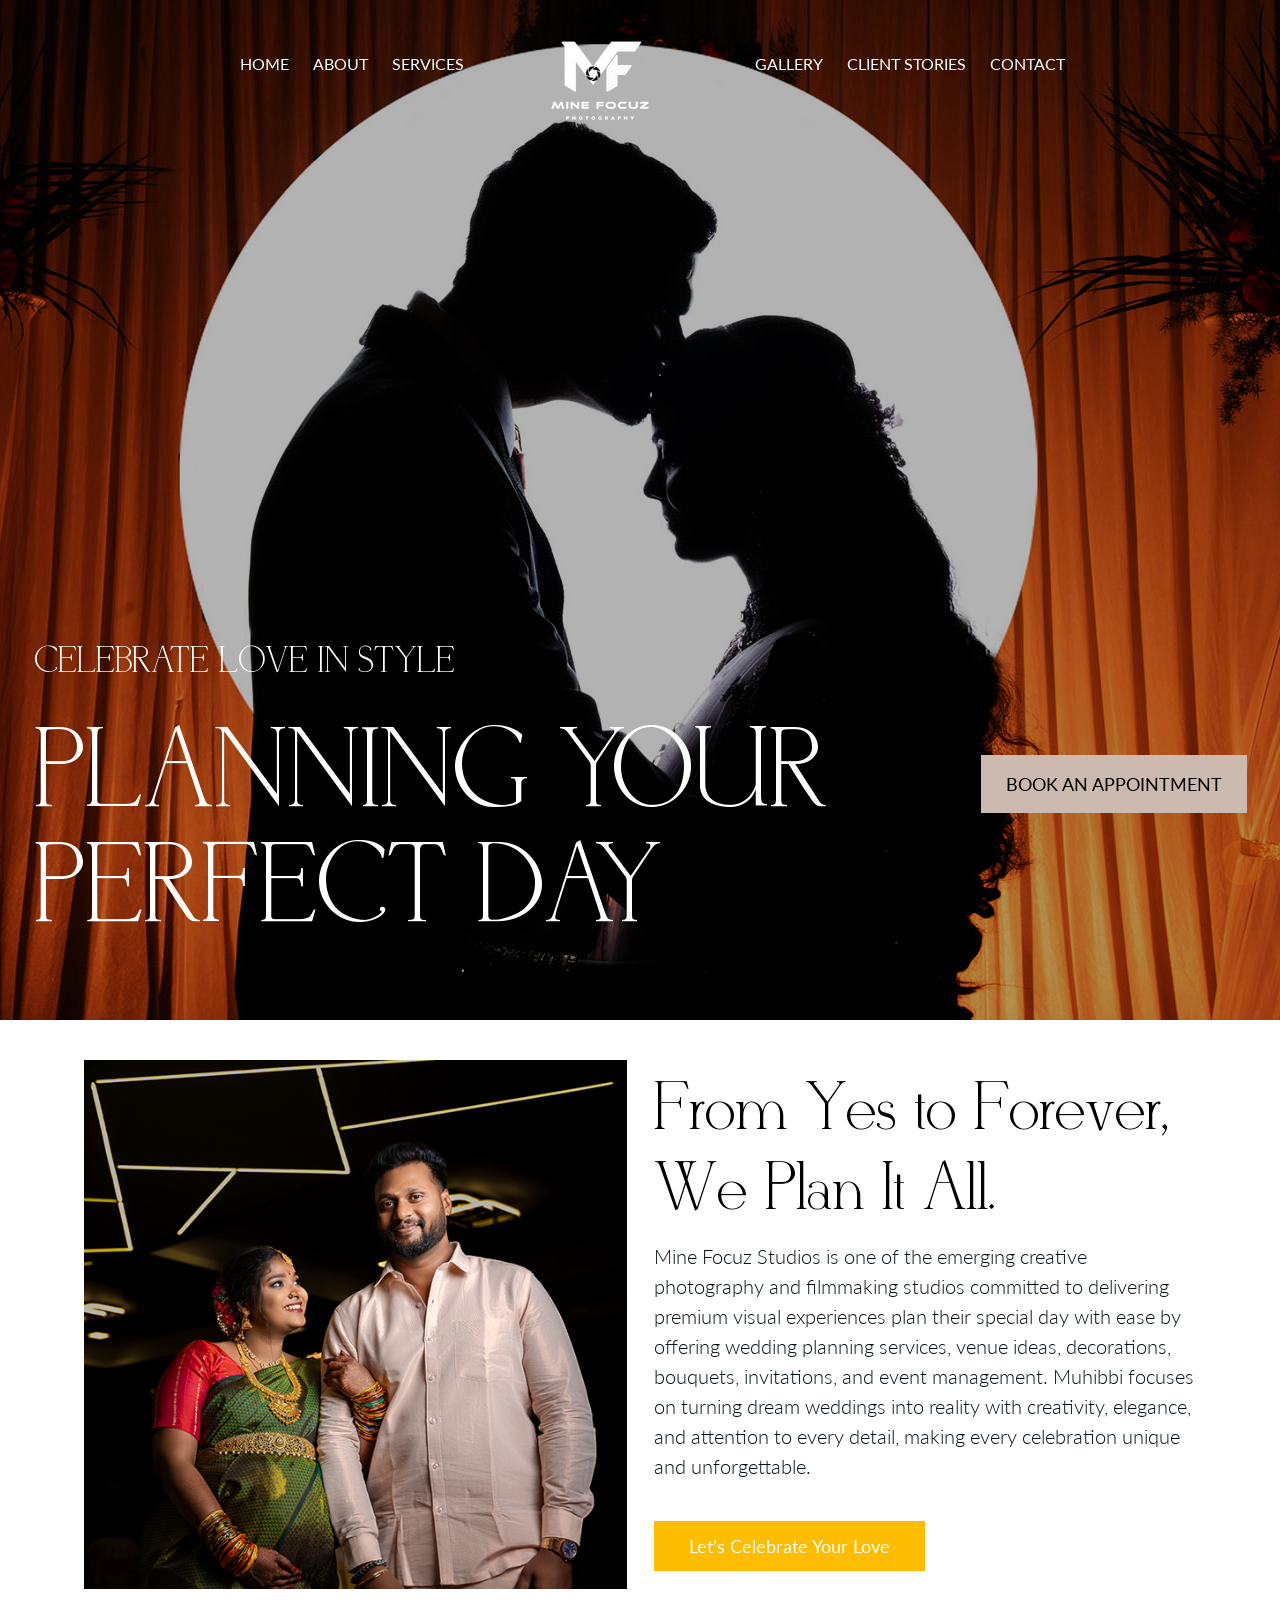
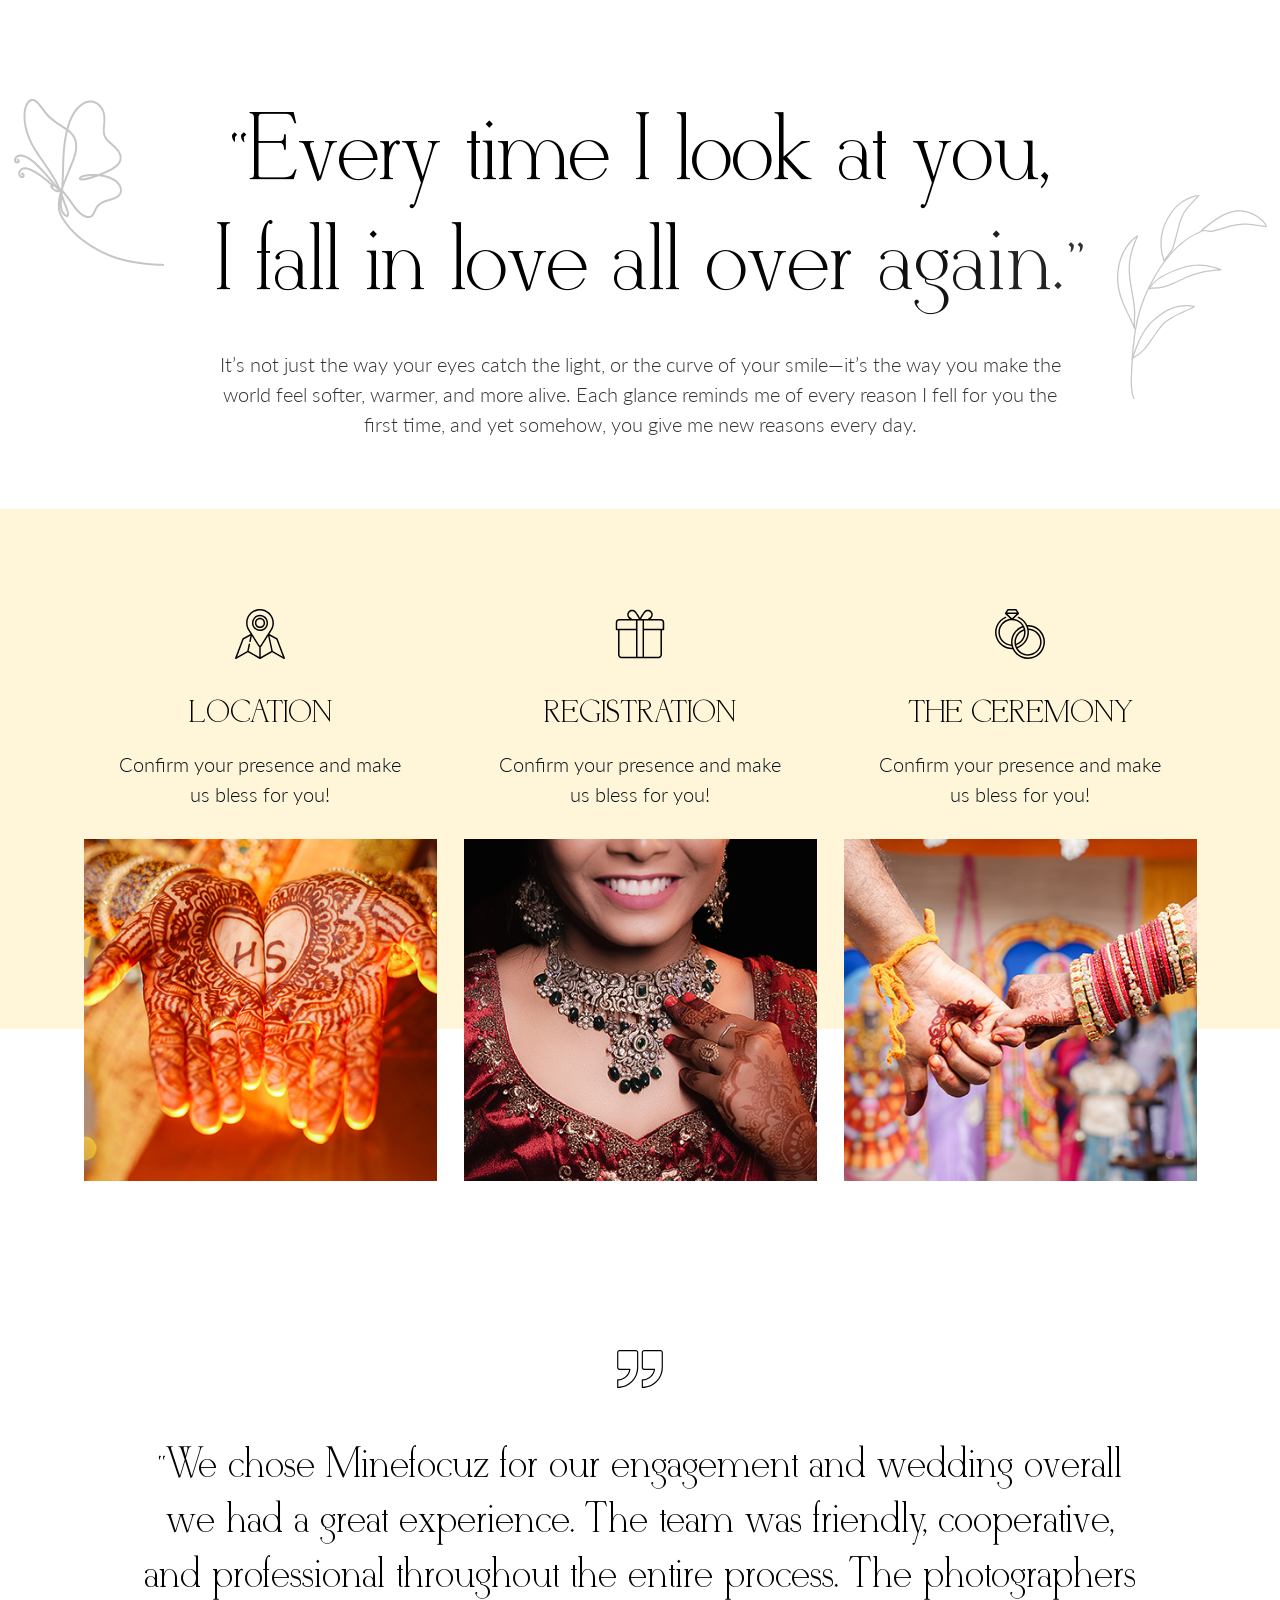
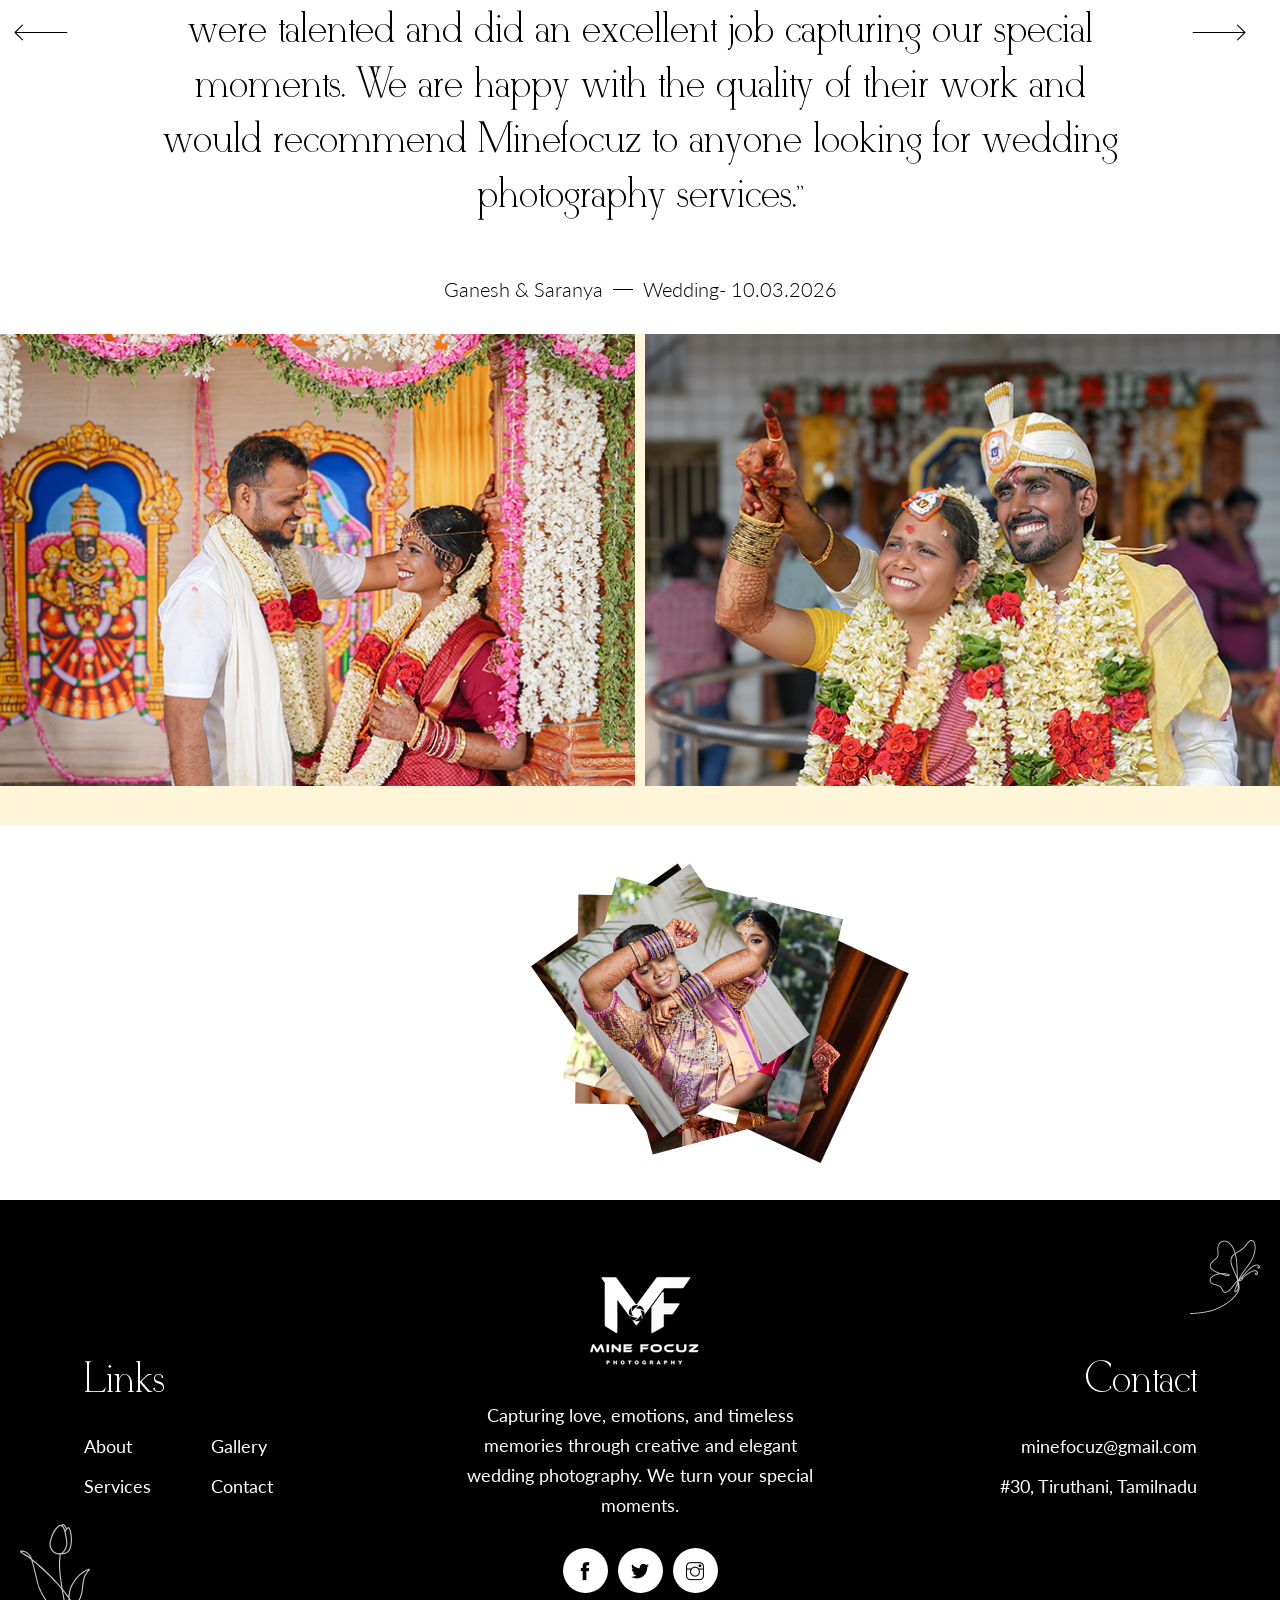
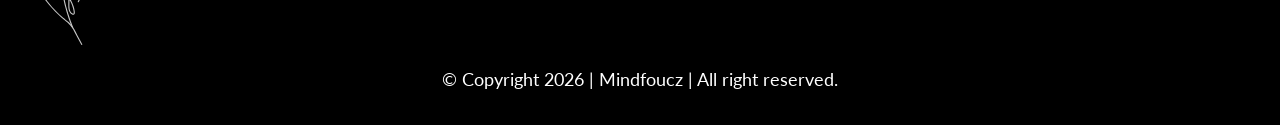
<file: index.html>
<!DOCTYPE html>
<html lang="en">


<head>
    <meta charset="utf-8">
    <meta http-equiv="X-UA-Compatible" content="IE=edge">
    <meta name="viewport" content="width=device-width, initial-scale=1">
    <meta name="author" content="wpOceans">
    <link rel="shortcut icon" type="image/png" href="assets/images/favicon.png">
    <title>Mindfocuz - Wedding Photography</title>
    <link href="assets/css/themify-icons.css" rel="stylesheet">
    <link href="assets/css/flaticon_muhibbi.css" rel="stylesheet">
    <link href="assets/css/bootstrap.min.css" rel="stylesheet">
    <link href="assets/css/animate.css" rel="stylesheet">
    <link href="assets/css/owl.carousel.css" rel="stylesheet">
    <link href="assets/css/owl.theme.css" rel="stylesheet">
    <link href="assets/css/slick.css" rel="stylesheet">
    <link href="assets/css/slick-theme.css" rel="stylesheet">
    <link href="assets/css/swiper.min.css" rel="stylesheet">
    <link href="assets/css/nice-select.css" rel="stylesheet">
    <link href="assets/css/owl.transitions.css" rel="stylesheet">
    <link href="assets/css/jquery.fancybox.css" rel="stylesheet">
    <link href="assets/css/odometer-theme-default.css" rel="stylesheet">
    <link href="assets/css/jquery-ui.css" rel="stylesheet">
    <link href="assets/sass/style.css" rel="stylesheet">
</head>

<body>

    <!-- start page-wrapper -->
    <div class="page-wrapper">
        <!-- start preloader -->
        <div class="preloader">
            <div class="vertical-centered-box">
                <div class="content">
                    <div class="loader-circle"></div>
                    <div class="loader-line-mask">
                        <div class="loader-line"></div>
                    </div>
                    <img src="assets/images/preloader.png" alt="">
                </div>
            </div>
        </div>
        <!-- end preloader -->

        <!-- Start header -->
        <header id="header">
            <div class="wpo-site-header header-style-s3 header-style-s7">
                <nav class="navigation navbar navbar-expand-lg navbar-light">
                    <div class="container-fluid">
                        <div class="row align-items-center">
                            <div class="col-lg-3 col-md-3 col-3 d-lg-none dl-block">
                                <div class="mobile-menu">
                                    <button type="button" class="navbar-toggler open-btn">
                                        <span class="sr-only">Toggle navigation</span>
                                        <span class="icon-bar first-angle"></span>
                                        <span class="icon-bar middle-angle"></span>
                                        <span class="icon-bar last-angle"></span>
                                    </button>
                                </div>
                            </div>
                            <div class="col-xl-3 col-lg-4 col-md-8 col-8">
                                <div class="navbar-header">
                                    <a class="navbar-brand" href="index.html"><img src="assets/images/logo-1.png"
                                            alt=""></a>
                                </div>
                            </div>
                            <div class="col-xl-12 col-lg-12 col-md-1 col-1">
                                <div id="navbar" class="site-navbar collapse navbar-collapse navigation-holder">
                                    <button class="menu-close"><i class="ti-close"></i></button>
                                    <ul class="nav navbar-nav mb-2 mb-lg-0">
                                        
                                        
                                        <li><a href="index.html">Home</a></li>
                                        <li><a href="about.html">About</a></li>
                                        <li><a href="service.html">Services</a></li>
                                        <li class="menu-item-has-children">
                                            <a href="gallery.html">Gallery</a>
                                            <ul class="sub-menu">
                                                <li><a href="#">Weddings</a></li>
                                                <li><a href="#">Baby Showers</a></li>
                                                <li><a href="#">Outdoor Shoots</a></li>
                                                <li><a href="#">Reception</a></li>
                                            </ul>
                                        </li>
                                        <li><a href="client.html">Client Stories</a></li>
                                        <li><a href="contact.html">Contact</a></li>
                                    </ul>
                                </div><!-- end of nav-collapse -->
                            </div>
                        </div>
                    </div><!-- end of container -->
                </nav>
            </div>
        </header>
        <!-- end of header -->

        <!-- start of hero static -->
        <section class="wpo-hero-static-s11">
            <div class="swiper-container">
                <div class="swiper-wrapper">
                    <div class="swiper-slide">
                        <div class="slide-inner slide-bg-image" data-background="assets/images/hero/image-21.jpg">
                            <div class="container-fluid">
                                <div class="slide-content">
                                    <div data-swiper-parallax="300" class="slide-title wow fadeInUp"
                                        data-wow-delay="0.1s">
                                        <div class="hero-left">
                                            <p>Celebrate Love in Style</p>
                                            <h1>Planning Your Perfect Day</h1>
                                        </div>
                                        <div class="hero-right">
                                            <a href="about.html" class="theme-btn-s2">Book An Appointment</a>
                                        </div>
                                    </div>
                                </div>
                            </div>
                        </div>
                    </div>
                    <div class="swiper-slide">
                        <div class="slide-inner slide-bg-image" data-background="assets/images/hero/image-22.jpg">
                            <div class="container-fluid">
                                <div class="slide-content">
                                    <div data-swiper-parallax="300" class="slide-title wow fadeInUp"
                                        data-wow-delay="0.1s">
                                        <div class="hero-left">
                                            <p>Celebrate Love in Style</p>
                                            <h1>Planning Your Perfect Day</h1>
                                        </div>
                                        <div class="hero-right" data-swiper-parallax="300">
                                            <a href="about.html" class="theme-btn-s2">Book An Appointment</a>
                                        </div>
                                    </div>
                                </div>
                            </div>
                        </div>
                    </div>
                </div>
                <!-- end swiper-wrapper -->
                <!-- swipper controls -->
                <div class="swiper-pagination"></div>
            </div>
        </section>
        <!-- end of hero static -->

        <!-- start about section -->
        <section class="wpo-about-section-s2 section-padding">
            <div class="container">
                <div class="about-wrap">
                    <div class="row text-center align-items-center">
                        <div class="col-lg-6 col-md-12 col-12">
                            <div class="about-image wow fadeInLeftSlow" data-wow-duration="1200ms" style="visibility: visible; animation-duration: 1200ms; animation-name: fadeInLeftSlow;">
                                <img src="assets/images/about/image-3.jpg" alt="">
                            </div>
                        </div>
                        <div class="col-lg-6 col-md-12 col-12">
                            <div class="about-all-content">
                                <div class="about-title">
                                    <h2 class="poort-text poort-in-right" aria-label="From Yes to Forever, We Plan It All." style="perspective: 600px;"><div class="poort-line" aria-hidden="true" style="position: relative; display: block; text-align: start;"><div aria-hidden="true" style="position: relative; display: inline-block;"><div aria-hidden="true" style="position: relative; display: inline-block; translate: none; rotate: none; scale: none; transform: translate(0px); opacity: 1;">F</div><div aria-hidden="true" style="position: relative; display: inline-block; translate: none; rotate: none; scale: none; transform: translate(0px); opacity: 1;">r</div><div aria-hidden="true" style="position: relative; display: inline-block; translate: none; rotate: none; scale: none; transform: translate(0px); opacity: 1;">o</div><div aria-hidden="true" style="position: relative; display: inline-block; translate: none; rotate: none; scale: none; transform: translate(0px); opacity: 1;">m</div></div> <div aria-hidden="true" style="position: relative; display: inline-block;"><div aria-hidden="true" style="position: relative; display: inline-block; translate: none; rotate: none; scale: none; transform: translate(0px); opacity: 1;">Y</div><div aria-hidden="true" style="position: relative; display: inline-block; translate: none; rotate: none; scale: none; transform: translate(0px); opacity: 1;">e</div><div aria-hidden="true" style="position: relative; display: inline-block; translate: none; rotate: none; scale: none; transform: translate(0px); opacity: 1;">s</div></div> <div aria-hidden="true" style="position: relative; display: inline-block;"><div aria-hidden="true" style="position: relative; display: inline-block; translate: none; rotate: none; scale: none; transform: translate(0px); opacity: 1;">t</div><div aria-hidden="true" style="position: relative; display: inline-block; translate: none; rotate: none; scale: none; transform: translate(0px); opacity: 1;">o</div></div> <div aria-hidden="true" style="position: relative; display: inline-block;"><div aria-hidden="true" style="position: relative; display: inline-block; translate: none; rotate: none; scale: none; transform: translate(0px); opacity: 1;">F</div><div aria-hidden="true" style="position: relative; display: inline-block; translate: none; rotate: none; scale: none; transform: translate(0px); opacity: 1;">o</div><div aria-hidden="true" style="position: relative; display: inline-block; translate: none; rotate: none; scale: none; transform: translate(0px); opacity: 1;">r</div><div aria-hidden="true" style="position: relative; display: inline-block; translate: none; rotate: none; scale: none; transform: translate(0px); opacity: 1;">e</div><div aria-hidden="true" style="position: relative; display: inline-block; translate: none; rotate: none; scale: none; transform: translate(0px); opacity: 1;">v</div><div aria-hidden="true" style="position: relative; display: inline-block; translate: none; rotate: none; scale: none; transform: translate(0px); opacity: 1;">e</div><div aria-hidden="true" style="position: relative; display: inline-block; translate: none; rotate: none; scale: none; transform: translate(0px); opacity: 1;">r</div><div aria-hidden="true" style="position: relative; display: inline-block; translate: none; rotate: none; scale: none; transform: translate(0px); opacity: 1;">,</div></div> </div><div class="poort-line" aria-hidden="true" style="position: relative; display: block; text-align: start;"><div aria-hidden="true" style="position: relative; display: inline-block;"><div aria-hidden="true" style="position: relative; display: inline-block; translate: none; rotate: none; scale: none; transform: translate(0px); opacity: 1;">W</div><div aria-hidden="true" style="position: relative; display: inline-block; translate: none; rotate: none; scale: none; transform: translate(0px); opacity: 1;">e</div></div> <div aria-hidden="true" style="position: relative; display: inline-block;"><div aria-hidden="true" style="position: relative; display: inline-block; translate: none; rotate: none; scale: none; transform: translate(0px); opacity: 1;">P</div><div aria-hidden="true" style="position: relative; display: inline-block; translate: none; rotate: none; scale: none; transform: translate(0px); opacity: 1;">l</div><div aria-hidden="true" style="position: relative; display: inline-block; translate: none; rotate: none; scale: none; transform: translate(0px); opacity: 1;">a</div><div aria-hidden="true" style="position: relative; display: inline-block; translate: none; rotate: none; scale: none; transform: translate(0px); opacity: 1;">n</div></div> <div aria-hidden="true" style="position: relative; display: inline-block;"><div aria-hidden="true" style="position: relative; display: inline-block; translate: none; rotate: none; scale: none; transform: translate(0px); opacity: 1;">I</div><div aria-hidden="true" style="position: relative; display: inline-block; translate: none; rotate: none; scale: none; transform: translate(0px); opacity: 1;">t</div></div> <div aria-hidden="true" style="position: relative; display: inline-block;"><div aria-hidden="true" style="position: relative; display: inline-block; translate: none; rotate: none; scale: none; transform: translate(0px); opacity: 1;">A</div><div aria-hidden="true" style="position: relative; display: inline-block; translate: none; rotate: none; scale: none; transform: translate(0px); opacity: 1;">l</div><div aria-hidden="true" style="position: relative; display: inline-block; translate: none; rotate: none; scale: none; transform: translate(0px); opacity: 1;">l</div><div aria-hidden="true" style="position: relative; display: inline-block; translate: none; rotate: none; scale: none; transform: translate(0px); opacity: 1;">.</div></div></div></h2>
                                    <p class="wow fadeInUp" data-wow-delay="0.1s" style="visibility: visible; animation-delay: 0.1s; animation-name: fadeInUp;">Mine Focuz Studios is one of the emerging creative photography and filmmaking studios committed to delivering premium visual experiences plan their special day with ease by offering wedding planning services, venue ideas, decorations, bouquets, invitations, and event management. Muhibbi focuses on turning dream weddings into reality with creativity, elegance, and attention to every detail, making every celebration unique and unforgettable.</p>
                                    <div class="about-btn wow fadeInUp" data-wow-delay="0.2s" style="visibility: visible; animation-delay: 0.2s; animation-name: fadeInUp;">
                                        <a href="contact.html" class="theme-btn">Let’s Celebrate Your Love</a>
                                    </div>
                                </div>
                            </div>
                        </div>
                    </div>
                </div>
            </div>
        </section>
        <!-- end about section -->
		
		

        <!-- start service section -->
        <section class="wpo-quote-section">
            <div class="container-fluid">
                <div class="quote-wrap">
                    <div class="row text-center align-items-center">
                        <div class="col-lg-12 col-md-12 col-12">
                            <div class="quote-title">
                                <h2 class="poort-text poort-in-right" aria-label="“Every time I look at you, I fall in love all over
                                    again.”" style="perspective: 600px;"><div class="poort-line" aria-hidden="true" style="position: relative; display: block; text-align: center;"><div aria-hidden="true" style="position: relative; display: inline-block;"><div aria-hidden="true" style="position: relative; display: inline-block; translate: none; rotate: none; scale: none; transform: translate(0px); opacity: 1;">“</div><div aria-hidden="true" style="position: relative; display: inline-block; translate: none; rotate: none; scale: none; transform: translate(0px); opacity: 1;">E</div><div aria-hidden="true" style="position: relative; display: inline-block; translate: none; rotate: none; scale: none; transform: translate(0px); opacity: 1;">v</div><div aria-hidden="true" style="position: relative; display: inline-block; translate: none; rotate: none; scale: none; transform: translate(0px); opacity: 1;">e</div><div aria-hidden="true" style="position: relative; display: inline-block; translate: none; rotate: none; scale: none; transform: translate(0px); opacity: 1;">r</div><div aria-hidden="true" style="position: relative; display: inline-block; translate: none; rotate: none; scale: none; transform: translate(0px); opacity: 1;">y</div></div> <div aria-hidden="true" style="position: relative; display: inline-block;"><div aria-hidden="true" style="position: relative; display: inline-block; translate: none; rotate: none; scale: none; transform: translate(0px); opacity: 1;">t</div><div aria-hidden="true" style="position: relative; display: inline-block; translate: none; rotate: none; scale: none; transform: translate(0px); opacity: 1;">i</div><div aria-hidden="true" style="position: relative; display: inline-block; translate: none; rotate: none; scale: none; transform: translate(0px); opacity: 1;">m</div><div aria-hidden="true" style="position: relative; display: inline-block; translate: none; rotate: none; scale: none; transform: translate(0px); opacity: 1;">e</div></div> <div aria-hidden="true" style="position: relative; display: inline-block;"><div aria-hidden="true" style="position: relative; display: inline-block; translate: none; rotate: none; scale: none; transform: translate(0px); opacity: 1;">I</div></div> <div aria-hidden="true" style="position: relative; display: inline-block;"><div aria-hidden="true" style="position: relative; display: inline-block; translate: none; rotate: none; scale: none; transform: translate(0px); opacity: 1;">l</div><div aria-hidden="true" style="position: relative; display: inline-block; translate: none; rotate: none; scale: none; transform: translate(0px); opacity: 1;">o</div><div aria-hidden="true" style="position: relative; display: inline-block; translate: none; rotate: none; scale: none; transform: translate(0px); opacity: 1;">o</div><div aria-hidden="true" style="position: relative; display: inline-block; translate: none; rotate: none; scale: none; transform: translate(0px); opacity: 1;">k</div></div> <div aria-hidden="true" style="position: relative; display: inline-block;"><div aria-hidden="true" style="position: relative; display: inline-block; translate: none; rotate: none; scale: none; transform: translate(0px); opacity: 1;">a</div><div aria-hidden="true" style="position: relative; display: inline-block; translate: none; rotate: none; scale: none; transform: translate(0px); opacity: 1;">t</div></div> <div aria-hidden="true" style="position: relative; display: inline-block;"><div aria-hidden="true" style="position: relative; display: inline-block; translate: none; rotate: none; scale: none; transform: translate(0px); opacity: 1;">y</div><div aria-hidden="true" style="position: relative; display: inline-block; translate: none; rotate: none; scale: none; transform: translate(0px); opacity: 1;">o</div><div aria-hidden="true" style="position: relative; display: inline-block; translate: none; rotate: none; scale: none; transform: translate(0px); opacity: 1;">u</div><div aria-hidden="true" style="position: relative; display: inline-block; translate: none; rotate: none; scale: none; transform: translate(0px); opacity: 1;">,</div></div> </div><div class="poort-line" aria-hidden="true" style="position: relative; display: block; text-align: center;"><div aria-hidden="true" style="position: relative; display: inline-block;"><div aria-hidden="true" style="position: relative; display: inline-block; translate: none; rotate: none; scale: none; transform: translate(0px); opacity: 1;">I</div></div> <div aria-hidden="true" style="position: relative; display: inline-block;"><div aria-hidden="true" style="position: relative; display: inline-block; translate: none; rotate: none; scale: none; transform: translate(0px); opacity: 1;">f</div><div aria-hidden="true" style="position: relative; display: inline-block; translate: none; rotate: none; scale: none; transform: translate(0px); opacity: 1;">a</div><div aria-hidden="true" style="position: relative; display: inline-block; translate: none; rotate: none; scale: none; transform: translate(0px); opacity: 1;">l</div><div aria-hidden="true" style="position: relative; display: inline-block; translate: none; rotate: none; scale: none; transform: translate(0px); opacity: 1;">l</div></div> <div aria-hidden="true" style="position: relative; display: inline-block;"><div aria-hidden="true" style="position: relative; display: inline-block; translate: none; rotate: none; scale: none; transform: translate(0px); opacity: 1;">i</div><div aria-hidden="true" style="position: relative; display: inline-block; translate: none; rotate: none; scale: none; transform: translate(0px); opacity: 1;">n</div></div> <div aria-hidden="true" style="position: relative; display: inline-block;"><div aria-hidden="true" style="position: relative; display: inline-block; translate: none; rotate: none; scale: none; transform: translate(0px); opacity: 1;">l</div><div aria-hidden="true" style="position: relative; display: inline-block; translate: none; rotate: none; scale: none; transform: translate(0px); opacity: 1;">o</div><div aria-hidden="true" style="position: relative; display: inline-block; translate: none; rotate: none; scale: none; transform: translate(0px); opacity: 1;">v</div><div aria-hidden="true" style="position: relative; display: inline-block; translate: none; rotate: none; scale: none; transform: translate(0px); opacity: 1;">e</div></div> <div aria-hidden="true" style="position: relative; display: inline-block;"><div aria-hidden="true" style="position: relative; display: inline-block; translate: none; rotate: none; scale: none; transform: translate(0px); opacity: 1;">a</div><div aria-hidden="true" style="position: relative; display: inline-block; translate: none; rotate: none; scale: none; transform: translate(0px); opacity: 1;">l</div><div aria-hidden="true" style="position: relative; display: inline-block; translate: none; rotate: none; scale: none; transform: translate(0px); opacity: 1;">l</div></div> <div aria-hidden="true" style="position: relative; display: inline-block;"><div aria-hidden="true" style="position: relative; display: inline-block; translate: none; rotate: none; scale: none; transform: translate(0px); opacity: 1;">o</div><div aria-hidden="true" style="position: relative; display: inline-block; translate: none; rotate: none; scale: none; transform: translate(0px); opacity: 1;">v</div><div aria-hidden="true" style="position: relative; display: inline-block; translate: none; rotate: none; scale: none; transform: translate(0px); opacity: 1;">e</div><div aria-hidden="true" style="position: relative; display: inline-block; translate: none; rotate: none; scale: none; transform: translate(0px); opacity: 1;">r</div></div> <div aria-hidden="true" style="position: relative; display: inline-block;"><div aria-hidden="true" style="position: relative; display: inline-block; translate: none; rotate: none; scale: none; transform: translate(0px); opacity: 1;">a</div><div aria-hidden="true" style="position: relative; display: inline-block; translate: none; rotate: none; scale: none; transform: translate(0px); opacity: 1;">g</div><div aria-hidden="true" style="position: relative; display: inline-block; translate: none; rotate: none; scale: none; transform: translate(0px); opacity: 1;">a</div><div aria-hidden="true" style="position: relative; display: inline-block; translate: none; rotate: none; scale: none; transform: translate(0px); opacity: 1;">i</div><div aria-hidden="true" style="position: relative; display: inline-block; translate: none; rotate: none; scale: none; transform: translate(0px); opacity: 1;">n</div><div aria-hidden="true" style="position: relative; display: inline-block; translate: none; rotate: none; scale: none; transform: translate(0px); opacity: 1;">.</div><div aria-hidden="true" style="position: relative; display: inline-block; translate: none; rotate: none; scale: none; transform: translate(0px); opacity: 1;">”</div></div></div></h2>
                                <p class="wow fadeInUp" data-wow-delay="0.1s" style="visibility: visible; animation-delay: 0.1s; animation-name: fadeInUp;">It’s not just the way your eyes catch the
                                    light, or the curve of your smile—it’s the
                                    way you make the world feel softer,
                                    warmer, and more alive. Each glance reminds me of every reason I fell for you the
                                    first time, and yet somehow, you give
                                    me new reasons every day.</p>
                               
                            </div>
                        </div>
                    </div>
                    <div class="shape-1 wow fadeInLeftSlow" data-wow-duration="1400ms" style="visibility: visible; animation-duration: 1400ms; animation-name: fadeInLeftSlow;">
                        <img src="assets/images/quote/shape-1.svg" alt="">
                    </div>
                    <div class="shape-2 wow fadeInRightSlow" data-wow-duration="1800ms" style="visibility: visible; animation-duration: 1800ms; animation-name: fadeInRightSlow;">
                        <img src="assets/images/quote/shape-2.svg" alt="">
                    </div>
                </div>
            </div>
        </section>
        <!-- end service section -->
		
		<section class="wpo-event-section-s2">
            <div class="wpo-event-wrap">
                <div class="container">
                    <div class="row justify-content-center">
                        <div class="col-lg-4 col-md-6 col-sm-6 col-12">
                            <div class="event-item wow fadeInUp" data-wow-delay="0.1s" style="visibility: visible; animation-delay: 0.1s; animation-name: fadeInUp;">
                                <div class="icon">
                                    <img src="assets/images/event/icon-1.svg" alt="">
                                </div>
                                <div class="event-text">
                                    <h3>Location</h3>
                                    <p>Confirm your presence and make us bless for you!</p>
                                </div>
                                <div class="event-img inner-image">
                                    <img src="assets/images/event/image-1.jpg" alt="">
                                </div>
                            </div>
                        </div>
                        <div class="col-lg-4 col-md-6 col-sm-6 col-12">
                            <div class="event-item wow fadeInUp" data-wow-delay="0.2s" style="visibility: visible; animation-delay: 0.2s; animation-name: fadeInUp;">
                                <div class="icon">
                                    <img src="assets/images/event/icon-2.svg" alt="">
                                </div>
                                <div class="event-text">
                                    <h3>Registration</h3>
                                    <p>Confirm your presence and make us bless for you!</p>
                                </div>
                                <div class="event-img inner-image">
                                    <img src="assets/images/event/image-2.jpg" alt="">
                                </div>
                            </div>
                        </div>
                        <div class="col-lg-4 col-md-6 col-sm-6 col-12">
                            <div class="event-item wow fadeInUp" data-wow-delay="0.3s" style="visibility: visible; animation-delay: 0.3s; animation-name: fadeInUp;">
                                <div class="icon">
                                    <img src="assets/images/event/icon-3.svg" alt="">
                                </div>
                                <div class="event-text">
                                    <h3>The Ceremony</h3>
                                    <p>Confirm your presence and make us bless for you!</p>
                                </div>
                                <div class="event-img inner-image">
                                    <img src="assets/images/event/image-3.jpg" alt="">
                                </div>
                            </div>
                        </div>
                    </div>
                </div>
            </div>
        </section>

        

        <!-- start testimonial section -->
        <section class="wpo-testimonial-section-s2 section-padding">
            <div class="container-fluid">
                <div class="testimonial-wrap">
                    <div class="testimonial-slider owl-carousel">
                        <div class="testimonial-item wow fadeInUp" data-wow-delay="0.1s">
                            <div class="testimonial-content">
                                <div class="icon">
                                    <img src="assets/images/testimonial/quote.svg" alt="quote">
                                </div>
                                <h3>“We chose Minefocuz for our engagement and wedding overall we had a great experience. The team was friendly, cooperative, and professional throughout the entire process. The photographers were talented and did an excellent job capturing our special moments. We are happy with the quality of their work and would recommend Minefocuz to anyone looking for wedding photography services.”</h3>
                                <div class="testimonial-text">
                                    <ul>
                                        <li>Ganesh & Saranya</li>
                                        <li>Wedding- 10.03.2026</li>
                                    </ul>
                                </div>
                            </div>
                        </div>
                        <div class="testimonial-item wow fadeInUp" data-wow-delay="0.1s">
                            <div class="testimonial-content">
                                <div class="icon">
                                    <img src="assets/images/testimonial/quote.svg" alt="quote">
                                </div>
                                <h3>“We chose Minefocuz for our engagement and wedding overall we had a great experience. The team was friendly, cooperative, and professional throughout the entire process. The photographers were talented and did an excellent job capturing our special moments. We are happy with the quality of their work and would recommend Minefocuz to anyone looking for wedding photography services.”</h3>
                                <div class="testimonial-text">
                                    <ul>
                                        <li>Ganesh & Saranya</li>
                                        <li>Wedding- 10.03.2026</li>
                                    </ul>
                                </div>
                            </div>
                        </div>
                    </div>
                </div>
            </div>
        </section>
        <!-- end testimonial section -->

       <section class="wpo-project-section-s2 section-padding pt-0">
            <div class="container-fluid">
                <div class="project-all-items">
                    
                    <div class="project-wrap project-slider-active swiper-container-horizontal swiper-container-rtl" dir="rtl">
                        <div class="swiper-wrapper" style="transform: translate3d(3225px, 0px, 0px); transition-duration: 6500ms;"><div class="project-items swiper-slide swiper-slide-duplicate swiper-slide-duplicate-prev" data-swiper-slide-index="0" style="margin-left: 10px;">
                                <div class="img-holder">
                                    <img src="assets/images/project/image-9.jpg" alt="">
                                    <div class="project-content">
                                        <div class="project-text">
                                            <h3><a href="#">Hari &amp; Sugitha</a></h3>
                                            
                                        </div>
                                    </div>
                                </div>
                            </div><div class="project-items swiper-slide swiper-slide-duplicate swiper-slide-duplicate-active" data-swiper-slide-index="1" style="margin-left: 10px;">
                                <div class="img-holder">
                                    <img src="assets/images/project/image-10.jpg" alt="">
                                    <div class="project-content">
                                        <div class="project-text">
                                            <h3><a href="#">Gowtham &amp; Eswari</a></h3>
                                            
                                        </div>
                                    </div>
                                </div>
                            </div><div class="project-items swiper-slide swiper-slide-duplicate swiper-slide-duplicate-next" data-swiper-slide-index="2" style="margin-left: 10px;">
                                <div class="img-holder">
                                    <img src="assets/images/project/image-11.jpg" alt="">
                                    <div class="project-content">
                                        <div class="project-text">
                                            <h3><a href="#">Naveen Raj &amp; Varsha</a></h3>
                                        </div>
                                    </div>
                                </div>
                            </div><div class="project-items swiper-slide swiper-slide-duplicate" data-swiper-slide-index="3" style="margin-left: 10px;">
                                <div class="img-holder">
                                    <img src="assets/images/project/image-12.jpg" alt="">
                                    <div class="project-content">
                                        <div class="project-text">
                                            <h3><a href="#">Paramasiva &amp; Lakshmi</a></h3>
                                        </div>
                                    </div>
                                </div>
                            </div>
                            <div class="project-items swiper-slide swiper-slide-prev" data-swiper-slide-index="0" style="margin-left: 10px;">
                                <div class="img-holder">
                                    <img src="assets/images/project/image-9.jpg" alt="">
                                    <div class="project-content">
                                        <div class="project-text">
                                            <h3><a href="#">Hari &amp; Sugitha</a></h3>
                                        </div>
                                    </div>
                                </div>
                            </div>
                            <div class="project-items swiper-slide swiper-slide-active" data-swiper-slide-index="1" style="margin-left: 10px;">
                                <div class="img-holder">
                                    <img src="assets/images/project/image-10.jpg" alt="">
                                    <div class="project-content">
                                        <div class="project-text">
                                            <h3><a href="#">Gowtham &amp; Eswari</a></h3>
                                        </div>
                                    </div>
                                </div>
                            </div>
                            <div class="project-items swiper-slide swiper-slide-next" data-swiper-slide-index="2" style="margin-left: 10px;">
                                <div class="img-holder">
                                    <img src="assets/images/project/image-11.jpg" alt="">
                                    <div class="project-content">
                                        <div class="project-text">
                                            <h3><a href="#">Naveen Raj &amp; Varsha</a></h3>
                                        </div>
                                    </div>
                                </div>
                            </div>
                            <div class="project-items swiper-slide" data-swiper-slide-index="3" style="margin-left: 10px;">
                                <div class="img-holder">
                                    <img src="assets/images/project/image-12.jpg" alt="">
                                    <div class="project-content">
                                        <div class="project-text">
                                            <h3><a href="#">Paramasiva &amp; Lakshmi</a></h3>
                                        </div>
                                    </div>
                                </div>
                            </div>
                        <div class="project-items swiper-slide swiper-slide-duplicate swiper-slide-duplicate-prev" data-swiper-slide-index="0" style="margin-left: 10px;">
                                <div class="img-holder">
                                    <img src="assets/images/project/image-9.jpg" alt="">
                                    <div class="project-content">
                                        <div class="project-text">
                                            <h3><a href="#">Jenifer &amp; Harry</a></h3>
                                            <span>Singapore - May 2020</span>
                                        </div>
                                    </div>
                                </div>
                            </div><div class="project-items swiper-slide swiper-slide-duplicate swiper-slide-duplicate-active" data-swiper-slide-index="1" style="margin-left: 10px;">
                                <div class="img-holder">
                                    <img src="assets/images/project/image-10.jpg" alt="">
                                    <div class="project-content">
                                        <div class="project-text">
                                            <h3><a href="#">Miller &amp; Tuna</a></h3>
                                            <span>Chaina - Jun 2019</span>
                                        </div>
                                    </div>
                                </div>
                            </div><div class="project-items swiper-slide swiper-slide-duplicate swiper-slide-duplicate-next" data-swiper-slide-index="2" style="margin-left: 10px;">
                                <div class="img-holder">
                                    <img src="assets/images/project/image-11.jpg" alt="">
                                    <div class="project-content">
                                        <div class="project-text">
                                            <h3><a href="#">Maria &amp; Jenefar</a></h3>
                                            <span>Chaina - Oct 2018</span>
                                        </div>
                                    </div>
                                </div>
                            </div><div class="project-items swiper-slide swiper-slide-duplicate" data-swiper-slide-index="3" style="margin-left: 10px;">
                                <div class="img-holder">
                                    <img src="assets/images/project/image-12.jpg" alt="">
                                    <div class="project-content">
                                        <div class="project-text">
                                            <h3><a href="#">Jonson &amp; Oliva</a></h3>
                                            <span>Chaina - Nov 2017</span>
                                        </div>
                                    </div>
                                </div>
                            </div></div>
                    </div>
                </div>
            </div>
        </section>

        <!-- start wpo-portfolio-section -->
        <section class="wpo-portfolio-section">
            <h2 class="hidden">some</h2>
            <div class="container-fluid">
                <div class="portfolio-all-items">
                    <div class="portfolio-wrap">
                        <div class="portfolio-items scroll-image">
                            <div class="portfolio-image">
                                <a href="assets/images/portfolio/image-1.jpg" class="fancybox"
                                    data-fancybox-group="gall-1">
                                    <img src="assets/images/portfolio/image-1.jpg" alt class="img img-responsive">
                                    <div class="hover-content">
                                        <i class="ti-plus"></i>
                                    </div>
                                </a>
                            </div>
                        </div>
                        <div class="portfolio-items scroll-image">
                            <div class="portfolio-image">
                                <a href="assets/images/portfolio/image-2.jpg" class="fancybox"
                                    data-fancybox-group="gall-1">
                                    <img src="assets/images/portfolio/image-2.jpg" alt class="img img-responsive">
                                    <div class="hover-content">
                                        <i class="ti-plus"></i>
                                    </div>
                                </a>
                            </div>
                        </div>
                        <div class="portfolio-items scroll-image">
                            <div class="portfolio-image">
                                <a href="assets/images/portfolio/image-3.jpg" class="fancybox"
                                    data-fancybox-group="gall-1">
                                    <img src="assets/images/portfolio/image-3.jpg" alt class="img img-responsive">
                                    <div class="hover-content">
                                        <i class="ti-plus"></i>
                                    </div>
                                </a>
                            </div>
                        </div>
                        <div class="portfolio-items scroll-image">
                            <div class="portfolio-image">
                                <a href="assets/images/portfolio/image-4.jpg" class="fancybox"
                                    data-fancybox-group="gall-1">
                                    <img src="assets/images/portfolio/image-4.jpg" alt class="img img-responsive">
                                    <div class="hover-content">
                                        <i class="ti-plus"></i>
                                    </div>
                                </a>
                            </div>
                        </div>
                        <div class="portfolio-items scroll-image">
                            <div class="portfolio-image">
                                <a href="assets/images/portfolio/image-5.jpg" class="fancybox"
                                    data-fancybox-group="gall-1">
                                    <img src="assets/images/portfolio/image-5.jpg" alt class="img img-responsive">
                                    <div class="hover-content">
                                        <i class="ti-plus"></i>
                                    </div>
                                </a>
                            </div>
                        </div>
                        <div class="portfolio-items scroll-image">
                            <div class="portfolio-image">
                                <a href="assets/images/portfolio/image-6.jpg" class="fancybox"
                                    data-fancybox-group="gall-1">
                                    <img src="assets/images/portfolio/image-6.jpg" alt class="img img-responsive">
                                    <div class="hover-content">
                                        <i class="ti-plus"></i>
                                    </div>
                                </a>
                            </div>
                        </div>
                        <div class="portfolio-items scroll-image">
                            <div class="portfolio-image">
                                <a href="assets/images/portfolio/image-7.jpg" class="fancybox"
                                    data-fancybox-group="gall-1">
                                    <img src="assets/images/portfolio/image-7.jpg" alt class="img img-responsive">
                                    <div class="hover-content">
                                        <i class="ti-plus"></i>
                                    </div>
                                </a>
                            </div>
                        </div>
                    </div>
                </div>
            </div>
        </section>
        <!-- end wpo-portfolio-section -->

        <!-- start of footer section -->
       <footer class="wpo-site-footer">
            <div class="container">
                <div class="wpo-upper-footer">
                    <div class="row align-items-center">
                        <div class="col col-xl-3  col-lg-4 col-md-6 col-sm-12 col-12">
                            <div class="widget link-widget">
                                <div class="widget-title">
                                    <h2>Links</h2>
                                </div>
                                <div class="link-wrap">
                                    <ul>
                                        <li><a href="about.html">About</a></li>
                                        <li><a href="service.html">Services</a></li>
                                    </ul>
                                    <ul>
                                        <li><a href="gallery.html">Gallery</a></li>
                                        <li><a href="contact.html">Contact</a></li>
                                    </ul>
                                </div>
                            </div>
                        </div>
                        <div class="col col-xl-6 col-lg-4 col-md-6 col-sm-12 col-12">
                            <div class="widget about-widget">
                                <div class="logo widget-title">
                                    <a class="logo" href="index.html"><img src="assets/images/white-logo.png" alt=""></a>
                                </div>
                                <p>Capturing love, emotions, and timeless memories through creative and elegant wedding photography. We turn your special moments.</p>
                                <ul>
                                    <li>
                                        <a href="#">
                                            <i class="ti-facebook"></i>
                                        </a>
                                    </li>
                                    <li>
                                        <a href="#">
                                            <i class="ti-twitter-alt"></i>
                                        </a>
                                    </li>
                                    <li>
                                        <a href="#">
                                            <i class="ti-instagram"></i>
                                        </a>
                                    </li>
                                </ul>
                            </div>
                        </div>
                        <div class="col col-xl-3  col-lg-4 col-md-6 col-sm-12 col-12">
                            <div class="widget wpo-service-link-widget">
                                <div class="widget-title">
                                    <h2>Contact</h2>
                                </div>
                                <div class="link-widget">
                                    <ul>
                                        <li>minefocuz@gmail.com</li>
                                        <li>#30, Tiruthani, Tamilnadu</li>
                                    </ul>
                                </div>
                            </div>
                        </div>
                    </div>
                </div>
                <div class="wpo-lower-footer">
                    <div class="row">
                        <div class="col col-xs-12">
                            <p class="copyright"> &copy; Copyright 2026 | <a href="index.html">Mindfoucz</a> | All right
                                reserved.</p>
                        </div>
                    </div>
                </div>
            </div>
            <div class="shape-1">
                <img src="assets/images/shape-1.svg" alt="">
            </div>
            <div class="shape-2">
                <img src="assets/images/shape-2.svg" alt="">
            </div>
        </footer>
        <!-- end of footer section -->

    </div>
    <!-- end of page-wrapper -->

    <!-- All JavaScript files
    ================================================== -->
    <script src="assets/js/jquery.min.js"></script>
    <script src="assets/js/bootstrap.bundle.min.js"></script>
    <!-- Plugins for this template -->
    <script src="assets/js/modernizr.custom.js"></script>
    <script src="assets/js/jquery-plugin-collection.js"></script>
    <!-- Custom script for this template -->
    <script src="assets/js/gsap-script.js"></script>
    <script src="assets/js/script.js"></script>
</body>


<!-- Mirrored from wpolive.com/html/muhibbi-live/index-11.html by HTTrack Website Copier/3.x [XR&CO'2014], Sat, 15 Aug 2026 07:51:29 GMT -->
</html>
</file>
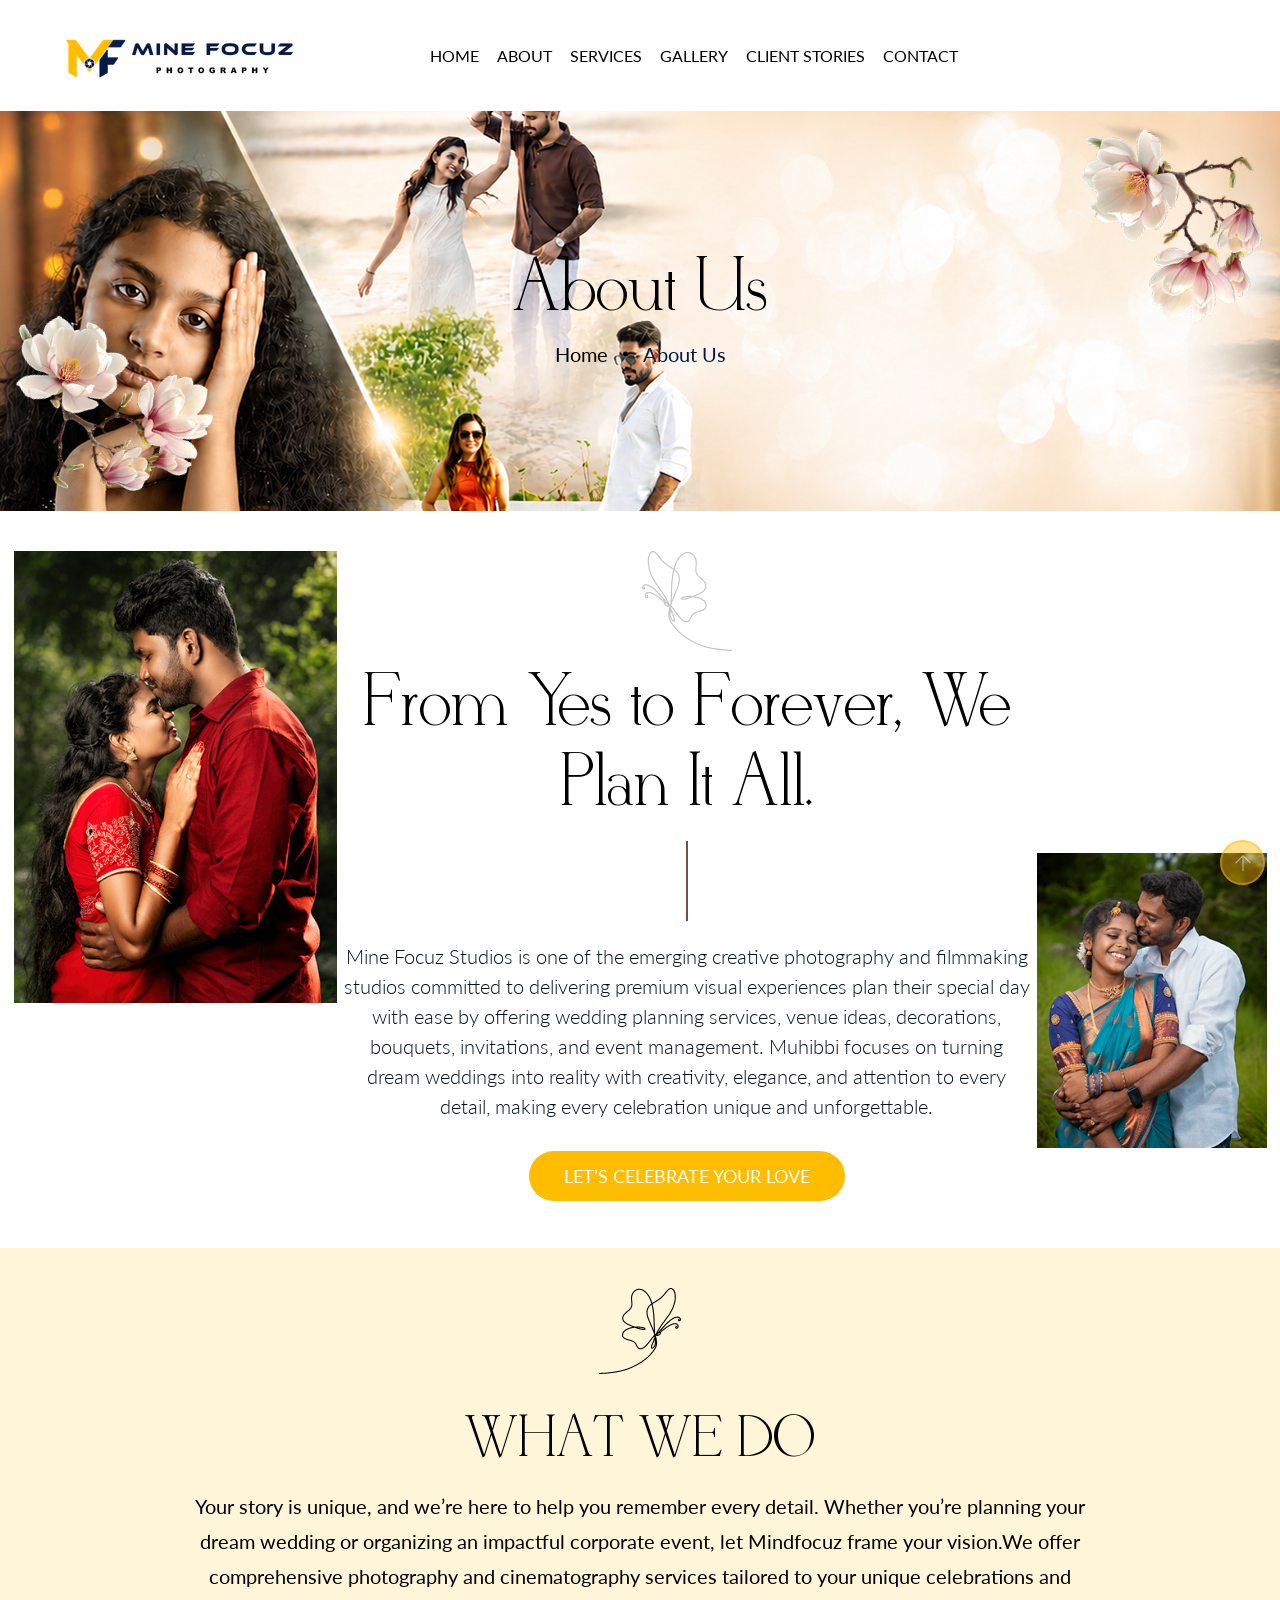
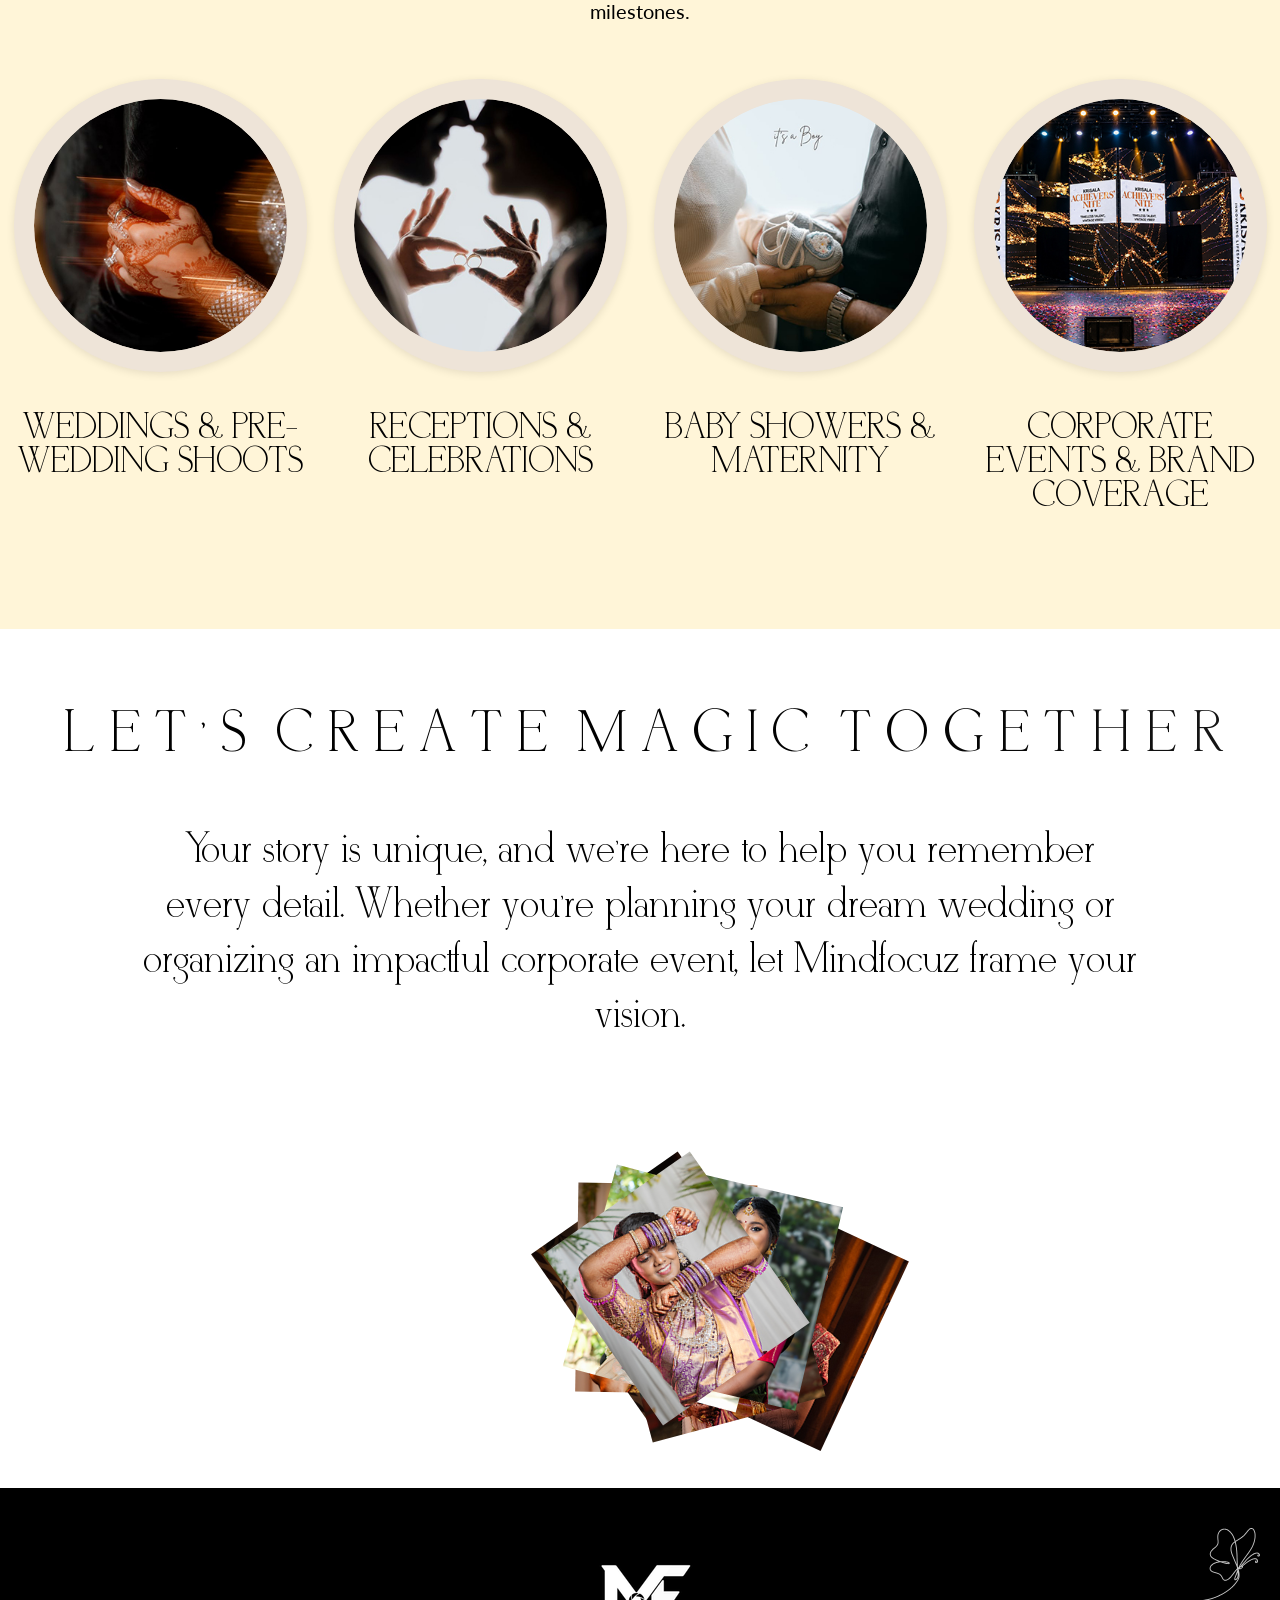
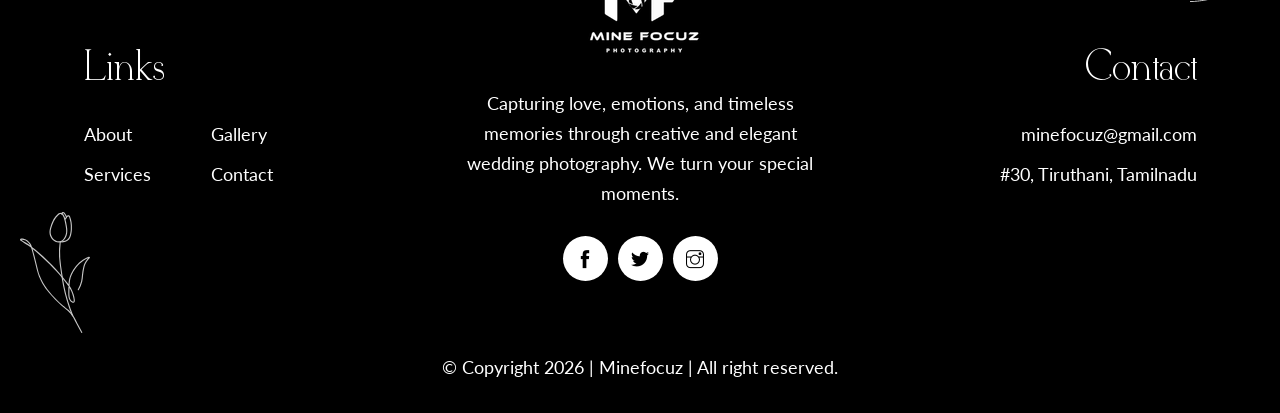
<file: about.html>
<!DOCTYPE html>
<html lang="en">

<head>
    <meta charset="utf-8">
    <meta http-equiv="X-UA-Compatible" content="IE=edge">
    <meta name="viewport" content="width=device-width, initial-scale=1">
    <meta name="author" content="wpOceans">
    <link rel="shortcut icon" type="image/png" href="assets/images/favicon.png">
    <title>Mindfocuz - Wedding Photography</title>
    <link href="assets/css/themify-icons.css" rel="stylesheet">
    <link href="assets/css/flaticon_muhibbi.css" rel="stylesheet">
    <link href="assets/css/bootstrap.min.css" rel="stylesheet">
    <link href="assets/css/animate.css" rel="stylesheet">
    <link href="assets/css/owl.carousel.css" rel="stylesheet">
    <link href="assets/css/owl.theme.css" rel="stylesheet">
    <link href="assets/css/slick.css" rel="stylesheet">
    <link href="assets/css/slick-theme.css" rel="stylesheet">
    <link href="assets/css/swiper.min.css" rel="stylesheet">
    <link href="assets/css/nice-select.css" rel="stylesheet">
    <link href="assets/css/owl.transitions.css" rel="stylesheet">
    <link href="assets/css/jquery.fancybox.css" rel="stylesheet">
    <link href="assets/css/odometer-theme-default.css" rel="stylesheet">
    <link href="assets/css/jquery-ui.css" rel="stylesheet">
    <link href="assets/sass/style.css" rel="stylesheet">
</head>

<body>

    <!-- start page-wrapper -->
    <div class="page-wrapper">
        <!-- start preloader -->
        <div class="preloader">
            <div class="vertical-centered-box">
                <div class="content">
                    <div class="loader-circle"></div>
                    <div class="loader-line-mask">
                        <div class="loader-line"></div>
                    </div>
                    <img src="assets/images/preloader.png" alt="">
                </div>
            </div>
        </div>
        <!-- end preloader -->

        <!-- Start header -->
        <header id="header">
            <div class="wpo-site-header header-style-s4">
                <nav class="navigation navbar navbar-expand-lg navbar-light">
                    <div class="container-fluid">
                        <div class="row align-items-center">
                            <div class="col-lg-3 col-md-3 col-3 d-lg-none dl-block">
                                <div class="mobile-menu">
                                    <button type="button" class="navbar-toggler open-btn">
                                        <span class="sr-only">Toggle navigation</span>
                                        <span class="icon-bar first-angle"></span>
                                        <span class="icon-bar middle-angle"></span>
                                        <span class="icon-bar last-angle"></span>
                                    </button>
                                </div>
                            </div>
                            <div class="col-lg-3 col-md-6 col-6">
                                <div class="navbar-header">
                                    <a class="navbar-brand" href="index.html"><img src="assets/images/logo.png"
                                            alt=""></a>
                                </div>
                            </div>
                            <div class="col-lg-7 col-md-1 col-1">
                                <div id="navbar" class="site-navbar collapse navbar-collapse navigation-holder">
                                    <button class="menu-close"><i class="ti-close"></i></button>
                                    <ul class="nav navbar-nav mb-2 mb-lg-0">
                                     
                                        <li><a href="index.html">Home</a></li>
                                        <li><a href="about.html">About</a></li>
                                        <li><a href="service.html">Services</a></li>
										<li class="menu-item-has-children">
                                            <a href="gallery.html">Gallery</a>
                                            <ul class="sub-menu">
                                                <li><a href="#">Weddings</a></li>
                                                <li><a href="#">Baby Showers</a></li>
                                                <li><a href="#">Outdoor Shoots</a></li>
                                                <li><a href="#">Reception</a></li>
                                            </ul>
                                        </li>
                                        <li><a href="client.html">Client Stories</a></li>
                                        <li><a href="contact.html">Contact</a></li>
                                    </ul>
                                </div><!-- end of nav-collapse -->
                            </div>
                            
                        </div>
                    </div><!-- end of container -->
                </nav>
            </div>
        </header>
        <!-- end of header -->

        <!-- start page title -->
        <section class="wpo-page-title">
            <div class="container">
                <div class="row">
                    <div class="col col-xs-12">
                        <div class="wpo-breadcumb-wrap">
                            <h1>About Us</h1>
                            <ol class="wpo-breadcumb-wrap">
                                <li><a href="index.html">Home</a></li>
                                <li>About Us</li>
                            </ol>
                        </div>
                    </div>
                </div> <!-- end row -->
            </div>
            <div class="shape-1"><img src="assets/images/hero/flower-11.png" alt=""></div>
            <div class="shape-2"><img src="assets/images/hero/flower-12.png" alt=""></div>
        </section>
        <!-- end page title -->

        <!-- start about section -->
        <section class="wpo-about-section section-padding">
            <div class="container-fluid">
                <div class="about-wrap">
                    <div class="row text-center align-items-center">
                        <div class="col-lg-12 col-md-12 col-12">
                            <div class="about-all-content">
                                <div class="image image-move wow zoomIn" data-wow-duration="1200ms">
                                    <img src="assets/images/about/image-1.jpg" alt="">
                                </div>
                                <div class="about-title">
                                    <div class="about-title-shape wow fadeInUp" data-wow-delay="0.1s">
                                        <img src="assets/images/quote/shape-3.svg" alt="">
                                    </div>
                                    <h2>From Yes to Forever, We Plan It All.</h2>
                                    <div class="line wow fadeInUp" data-wow-delay="0.1s"></div>
                                    <p class="wow fadeInUp" data-wow-delay="0.1s">Mine Focuz Studios is one of the emerging creative photography and filmmaking studios committed to delivering premium visual experiences
                                        plan their special day with ease by offering wedding planning services, venue
                                        ideas, decorations, bouquets, invitations,
                                        and event management. Muhibbi focuses on turning dream weddings into reality
                                        with creativity, elegance, and attention to
                                        every detail, making every celebration unique and unforgettable.</p>
                                    <div class="about-btn wow fadeInUp" data-wow-delay="0.1s">
                                        <a href="about.html" class="theme-btn">Let’s Celebrate Your Love</a>
                                    </div>
                                </div>
                                <div class="image image-move wow zoomIn" data-wow-duration="1200ms">
                                    <img src="assets/images/about/image-2.jpg" alt="">
                                </div>
                            </div>
                        </div>
                    </div>
                </div>
            </div>
        </section>
        <!-- end about section -->

		
		<section class="wpo-service-section-s3 style-3 section-padding">
            <div class="container-fluid">
                <div class="wpo-service-wrap">
                    <div class="wpo-section-title">
                        <div class="section-image wow fadeInUp" data-wow-delay="0.1s" style="visibility: visible; animation-delay: 0.1s; animation-name: fadeInUp;">
                            <img src="assets/images/section-title-icon.svg" alt="">
                        </div>
                        <h2 class="poort-text poort-in-right" aria-label="Our Awesome Previous Works" style="perspective: 600px;"><div class="poort-line" aria-hidden="true" style="position: relative; display: block; text-align: center;"> <div aria-hidden="true" style="position: relative; display: inline-block;"><div aria-hidden="true" style="position: relative; display: inline-block; translate: none; rotate: none; scale: none; transform: translate(0px); opacity: 1;">W</div><div aria-hidden="true" style="position: relative; display: inline-block; translate: none; rotate: none; scale: none; transform: translate(0px); opacity: 1;">h</div><div aria-hidden="true" style="position: relative; display: inline-block; translate: none; rotate: none; scale: none; transform: translate(0px); opacity: 1;">a</div><div aria-hidden="true" style="position: relative; display: inline-block; translate: none; rotate: none; scale: none; transform: translate(0px); opacity: 1;">t</div></div> <div aria-hidden="true" style="position: relative; display: inline-block;"><div aria-hidden="true" style="position: relative; display: inline-block; translate: none; rotate: none; scale: none; transform: translate(0px); opacity: 1;">W</div><div aria-hidden="true" style="position: relative; display: inline-block; translate: none; rotate: none; scale: none; transform: translate(0px); opacity: 1;">e</div></div> <div aria-hidden="true" style="position: relative; display: inline-block;"><div aria-hidden="true" style="position: relative; display: inline-block; translate: none; rotate: none; scale: none; transform: translate(0px); opacity: 1;">D</div><div aria-hidden="true" style="position: relative; display: inline-block; translate: none; rotate: none; scale: none; transform: translate(0px); opacity: 1;">o</div></div></div></h2>
                               <div class="line wow fadeInUp" data-wow-delay="0.1s"></div>
                                    <p class="wow fadeInUp" data-wow-delay="0.1s">Your story is unique, and we’re here to help you remember every detail. Whether you’re planning your dream wedding or organizing an impactful corporate event, let Mindfocuz frame your vision.We offer comprehensive photography and cinematography services tailored to your unique celebrations and milestones.</p>                   
                    </div>
                    <div class="row justify-content-center">
                        <div class="col-lg-3 col-md-6 col-sm-6 col-12">
                            <div class="service-item wow fadeInUp" data-wow-delay="0.1s" style="visibility: visible; animation-delay: 0.1s; animation-name: fadeInUp;">
                                <div class="image">
                                    <div class="inner-image">
                                        <img src="assets/images/service/image-9.jpg" alt="">
                                    </div>
                                </div>
                                <div class="service-text">
                                    <h3><a href="service-single.html">Weddings & Pre-Wedding Shoots</a></h3>
                                </div>
                            </div>
                        </div>
                        <div class="col-lg-3 col-md-6 col-sm-6 col-12">
                            <div class="service-item wow fadeInUp" data-wow-delay="0.2s" style="visibility: visible; animation-delay: 0.2s; animation-name: fadeInUp;">
                                <div class="image">
                                    <div class="inner-image">
                                        <img src="assets/images/service/image-10.jpg" alt="">
                                    </div>
                                </div>
                                <div class="service-text">
                                    <h3><a href="service-single.html">Receptions & Celebrations</a></h3>
                                </div>
                            </div>
                        </div>
                        <div class="col-lg-3 col-md-6 col-sm-6 col-12">
                            <div class="service-item wow fadeInUp" data-wow-delay="0.3s" style="visibility: visible; animation-delay: 0.3s; animation-name: fadeInUp;">
                                <div class="image">
                                    <div class="inner-image">
                                        <img src="assets/images/service/image-11.jpg" alt="">
                                    </div>
                                </div>
                                <div class="service-text">
                                    <h3><a href="service-single.html">Baby Showers & Maternity</a></h3>
                                </div>
                            </div>
                        </div>
                        <div class="col-lg-3 col-md-6 col-sm-6 col-12">
                            <div class="service-item wow fadeInUp" data-wow-delay="0.4s" style="visibility: visible; animation-delay: 0.4s; animation-name: fadeInUp;">
                                <div class="image">
                                    <div class="inner-image">
                                        <img src="assets/images/service/image-12.jpg" alt="">
                                    </div>
                                </div>
                                <div class="service-text">
                                    <h3><a href="service-single.html">Corporate Events & Brand Coverage</a></h3>
                                </div>
                            </div>
                        </div>
                    </div>
                </div>
            </div>
        </section>

        

        <!-- start testimonial section -->
        <section class="wpo-testimonial-section-s2 section-padding">
            <div class="container-fluid">
                <div class="testimonial-wrap">
                        <div class="testimonial-item wow fadeInUp" data-wow-delay="0.1s">
                         <div class="wpo-section-title">
                       
                       <h2 class="poort-text poort-in-right" aria-label="Let’s Create Magic Together" style="perspective: 600px;">
  <div class="poort-line" aria-hidden="true" style="position: relative; display: block; text-align: center;">
    
    <div aria-hidden="true" style="position: relative; display: inline-block;">
      <div aria-hidden="true" style="position: relative; display: inline-block; translate: none; rotate: none; scale: none; transform: translate(0px); opacity: 1;">L</div>
      <div aria-hidden="true" style="position: relative; display: inline-block; translate: none; rotate: none; scale: none; transform: translate(0px); opacity: 1;">e</div>
      <div aria-hidden="true" style="position: relative; display: inline-block; translate: none; rotate: none; scale: none; transform: translate(0px); opacity: 1;">t</div>
      <div aria-hidden="true" style="position: relative; display: inline-block; translate: none; rotate: none; scale: none; transform: translate(0px); opacity: 1;">’</div>
      <div aria-hidden="true" style="position: relative; display: inline-block; translate: none; rotate: none; scale: none; transform: translate(0px); opacity: 1;">s</div>
      <div aria-hidden="true" style="position: relative; display: inline-block; translate: none; rotate: none; scale: none; transform: translate(0px); opacity: 1;">&nbsp;</div>
    </div>

    <div aria-hidden="true" style="position: relative; display: inline-block;">
      <div aria-hidden="true" style="position: relative; display: inline-block; translate: none; rotate: none; scale: none; transform: translate(0px); opacity: 1;">C</div>
      <div aria-hidden="true" style="position: relative; display: inline-block; translate: none; rotate: none; scale: none; transform: translate(0px); opacity: 1;">r</div>
      <div aria-hidden="true" style="position: relative; display: inline-block; translate: none; rotate: none; scale: none; transform: translate(0px); opacity: 1;">e</div>
      <div aria-hidden="true" style="position: relative; display: inline-block; translate: none; rotate: none; scale: none; transform: translate(0px); opacity: 1;">a</div>
      <div aria-hidden="true" style="position: relative; display: inline-block; translate: none; rotate: none; scale: none; transform: translate(0px); opacity: 1;">t</div>
      <div aria-hidden="true" style="position: relative; display: inline-block; translate: none; rotate: none; scale: none; transform: translate(0px); opacity: 1;">e</div>
      <div aria-hidden="true" style="position: relative; display: inline-block; translate: none; rotate: none; scale: none; transform: translate(0px); opacity: 1;">&nbsp;</div>
    </div>

    <div aria-hidden="true" style="position: relative; display: inline-block;">
      <div aria-hidden="true" style="position: relative; display: inline-block; translate: none; rotate: none; scale: none; transform: translate(0px); opacity: 1;">M</div>
      <div aria-hidden="true" style="position: relative; display: inline-block; translate: none; rotate: none; scale: none; transform: translate(0px); opacity: 1;">a</div>
      <div aria-hidden="true" style="position: relative; display: inline-block; translate: none; rotate: none; scale: none; transform: translate(0px); opacity: 1;">g</div>
      <div aria-hidden="true" style="position: relative; display: inline-block; translate: none; rotate: none; scale: none; transform: translate(0px); opacity: 1;">i</div>
      <div aria-hidden="true" style="position: relative; display: inline-block; translate: none; rotate: none; scale: none; transform: translate(0px); opacity: 1;">c</div>
      <div aria-hidden="true" style="position: relative; display: inline-block; translate: none; rotate: none; scale: none; transform: translate(0px); opacity: 1;">&nbsp;</div>
    </div>

    <div aria-hidden="true" style="position: relative; display: inline-block;">
      <div aria-hidden="true" style="position: relative; display: inline-block; translate: none; rotate: none; scale: none; transform: translate(0px); opacity: 1;">T</div>
      <div aria-hidden="true" style="position: relative; display: inline-block; translate: none; rotate: none; scale: none; transform: translate(0px); opacity: 1;">o</div>
      <div aria-hidden="true" style="position: relative; display: inline-block; translate: none; rotate: none; scale: none; transform: translate(0px); opacity: 1;">g</div>
      <div aria-hidden="true" style="position: relative; display: inline-block; translate: none; rotate: none; scale: none; transform: translate(0px); opacity: 1;">e</div>
      <div aria-hidden="true" style="position: relative; display: inline-block; translate: none; rotate: none; scale: none; transform: translate(0px); opacity: 1;">t</div>
      <div aria-hidden="true" style="position: relative; display: inline-block; translate: none; rotate: none; scale: none; transform: translate(0px); opacity: 1;">h</div>
      <div aria-hidden="true" style="position: relative; display: inline-block; translate: none; rotate: none; scale: none; transform: translate(0px); opacity: 1;">e</div>
      <div aria-hidden="true" style="position: relative; display: inline-block; translate: none; rotate: none; scale: none; transform: translate(0px); opacity: 1;">r</div>
    </div>

  </div>
</h2>
                               <div class="line wow fadeInUp" data-wow-delay="0.1s"></div>
                                               
                    </div>
                           
                            <div class="testimonial-content">
                               
                                <h3>Your story is unique, and we’re here to help you remember every detail. Whether you’re planning your dream wedding or organizing an impactful corporate event, let Mindfocuz frame your vision.</h3>
                                
                            </div>
                        </div>
                    
                  
                </div>
            </div>
        </section>
        <!-- end testimonial section -->

        <!-- start team section -->
       <!-- <section class="wpo-team-section section-padding">
            <div class="container">
                <div class="wpo-team-wrap">
                    <div class="wpo-section-title">
                        <div class="section-image wow fadeInUp" data-wow-delay="0.1s">
                            <img src="assets/images/section-title-icon.svg" alt="">
                        </div>
                        <h2 class="poort-text poort-in-right">Our Awesome Organizers</h2>
                    </div>
                    <div class="row">
                        <div class="col-xl-3 col-lg-3 col-md-6 col-12">
                            <div class="wpo-team-item wow fadeInUp" data-wow-duration="1000ms">
                                <div class="wpo-team-img inner-image">
                                    <img src="assets/images/teams/img-1.jpg" alt="">

                                </div>
                                <div class="wpo-team-text">
                                    <h3> <a href="team-single.html">Jenny Wilson</a></h3>
                                    <span>Dress Designer</span>
                                </div>
                            </div>
                        </div>
                        <div class="col-xl-3 col-lg-3 col-md-6 col-12">
                            <div class="wpo-team-item wow fadeInUp" data-wow-duration="1200ms">
                                <div class="wpo-team-img inner-image">
                                    <img src="assets/images/teams/img-2.jpg" alt="">
                                </div>
                                <div class="wpo-team-text">
                                    <h3> <a href="team-single.html">Robert Fox</a></h3>
                                    <span>Wedding Planner</span>
                                </div>
                            </div>
                        </div>
                        <div class="col-xl-3 col-lg-3 col-md-6 col-12">
                            <div class="wpo-team-item wow fadeInUp" data-wow-duration="1400ms">
                                <div class="wpo-team-img inner-image">
                                    <img src="assets/images/teams/img-3.jpg" alt="">
                                </div>
                                <div class="wpo-team-text">
                                    <h3> <a href="team-single.html">Annette Black</a></h3>
                                    <span>Planner</span>
                                </div>
                            </div>
                        </div>
                        <div class="col-xl-3 col-lg-3 col-md-6 col-12">
                            <div class="wpo-team-item wow fadeInUp" data-wow-duration="1600ms">
                                <div class="wpo-team-img inner-image">
                                    <img src="assets/images/teams/img-4.jpg" alt="">
                                </div>
                                <div class="wpo-team-text">
                                    <h3> <a href="team-single.html">Jerome Bell</a></h3>
                                    <span>Assistant</span>
                                </div>
                            </div>
                        </div>
                    </div>
                </div>
            </div>
        </section> -->
        <!-- end team section -->

       

       

      

        <!-- start wpo-portfolio-section -->
        <section class="wpo-portfolio-section">
            <h2 class="hidden">some</h2>
            <div class="container-fluid">
                <div class="portfolio-all-items">
                    <div class="portfolio-wrap">
                        <div class="portfolio-items scroll-image">
                            <div class="portfolio-image">
                                <a href="assets/images/portfolio/image-1.jpg" class="fancybox"
                                    data-fancybox-group="gall-1">
                                    <img src="assets/images/portfolio/image-1.jpg" alt class="img img-responsive">
                                    <div class="hover-content">
                                        <i class="ti-plus"></i>
                                    </div>
                                </a>
                            </div>
                        </div>
                        <div class="portfolio-items scroll-image">
                            <div class="portfolio-image">
                                <a href="assets/images/portfolio/image-2.jpg" class="fancybox"
                                    data-fancybox-group="gall-1">
                                    <img src="assets/images/portfolio/image-2.jpg" alt class="img img-responsive">
                                    <div class="hover-content">
                                        <i class="ti-plus"></i>
                                    </div>
                                </a>
                            </div>
                        </div>
                        <div class="portfolio-items scroll-image">
                            <div class="portfolio-image">
                                <a href="assets/images/portfolio/image-3.jpg" class="fancybox"
                                    data-fancybox-group="gall-1">
                                    <img src="assets/images/portfolio/image-3.jpg" alt class="img img-responsive">
                                    <div class="hover-content">
                                        <i class="ti-plus"></i>
                                    </div>
                                </a>
                            </div>
                        </div>
                        <div class="portfolio-items scroll-image">
                            <div class="portfolio-image">
                                <a href="assets/images/portfolio/image-4.jpg" class="fancybox"
                                    data-fancybox-group="gall-1">
                                    <img src="assets/images/portfolio/image-4.jpg" alt class="img img-responsive">
                                    <div class="hover-content">
                                        <i class="ti-plus"></i>
                                    </div>
                                </a>
                            </div>
                        </div>
                        <div class="portfolio-items scroll-image">
                            <div class="portfolio-image">
                                <a href="assets/images/portfolio/image-5.jpg" class="fancybox"
                                    data-fancybox-group="gall-1">
                                    <img src="assets/images/portfolio/image-5.jpg" alt class="img img-responsive">
                                    <div class="hover-content">
                                        <i class="ti-plus"></i>
                                    </div>
                                </a>
                            </div>
                        </div>
                        <div class="portfolio-items scroll-image">
                            <div class="portfolio-image">
                                <a href="assets/images/portfolio/image-6.jpg" class="fancybox"
                                    data-fancybox-group="gall-1">
                                    <img src="assets/images/portfolio/image-6.jpg" alt class="img img-responsive">
                                    <div class="hover-content">
                                        <i class="ti-plus"></i>
                                    </div>
                                </a>
                            </div>
                        </div>
                        <div class="portfolio-items scroll-image">
                            <div class="portfolio-image">
                                <a href="assets/images/portfolio/image-7.jpg" class="fancybox"
                                    data-fancybox-group="gall-1">
                                    <img src="assets/images/portfolio/image-7.jpg" alt class="img img-responsive">
                                    <div class="hover-content">
                                        <i class="ti-plus"></i>
                                    </div>
                                </a>
                            </div>
                        </div>
                    </div>
                </div>
            </div>
        </section>
        <!-- end wpo-portfolio-section -->

        <!-- start of footer section -->
        <footer class="wpo-site-footer">
            <div class="container">
                <div class="wpo-upper-footer">
                    <div class="row align-items-center">
                        <div class="col col-xl-3  col-lg-4 col-md-6 col-sm-12 col-12">
                            <div class="widget link-widget">
                                <div class="widget-title">
                                    <h2>Links</h2>
                                </div>
                                <div class="link-wrap">
                                    <ul>
                                        <li><a href="about.html">About</a></li>
                                        <li><a href="service.html">Services</a></li>
                                    </ul>
                                    <ul>
                                        <li><a href="gallery.html">Gallery</a></li>
                                        <li><a href="contact.html">Contact</a></li>
                                    </ul>
                                </div>
                            </div>
                        </div>
                        <div class="col col-xl-6 col-lg-4 col-md-6 col-sm-12 col-12">
                            <div class="widget about-widget">
                                <div class="logo widget-title">
                                    <a class="logo" href="index.html"><img src="assets/images/white-logo.png" alt=""></a>
                                </div>
                                <p>Capturing love, emotions, and timeless memories through creative and elegant wedding photography. We turn your special moments.</p>
                                <ul>
                                    <li>
                                        <a href="#">
                                            <i class="ti-facebook"></i>
                                        </a>
                                    </li>
                                    <li>
                                        <a href="#">
                                            <i class="ti-twitter-alt"></i>
                                        </a>
                                    </li>
                                    <li>
                                        <a href="#">
                                            <i class="ti-instagram"></i>
                                        </a>
                                    </li>
                                </ul>
                            </div>
                        </div>
                        <div class="col col-xl-3  col-lg-4 col-md-6 col-sm-12 col-12">
                            <div class="widget wpo-service-link-widget">
                                <div class="widget-title">
                                    <h2>Contact</h2>
                                </div>
                                <div class="link-widget">
                                    <ul>
                                        <li>minefocuz@gmail.com</li>
                                        <li>#30, Tiruthani, Tamilnadu</li>
                                    </ul>
                                </div>
                            </div>
                        </div>
                    </div>
                </div>
                <div class="wpo-lower-footer">
                    <div class="row">
                        <div class="col col-xs-12">
                            <p class="copyright"> &copy; Copyright 2026 | <a href="index.html">Minefocuz</a> | All right
                                reserved.</p>
                        </div>
                    </div>
                </div>
            </div>
            <div class="shape-1">
                <img src="assets/images/shape-1.svg" alt="">
            </div>
            <div class="shape-2">
                <img src="assets/images/shape-2.svg" alt="">
            </div>
        </footer>
        <!-- end of footer section -->

    </div>
    <!-- end of page-wrapper -->

    <!-- All JavaScript files
    ================================================== -->
    <script src="assets/js/jquery.min.js"></script>
    <script src="assets/js/bootstrap.bundle.min.js"></script>
    <!-- Plugins for this template -->
    <script src="assets/js/modernizr.custom.js"></script>
    <script src="assets/js/jquery-plugin-collection.js"></script>
    <!-- Custom script for this template -->
    <script src="assets/js/gsap-script.js"></script>
    <script src="assets/js/script.js"></script>
</body>

</html>
</file>
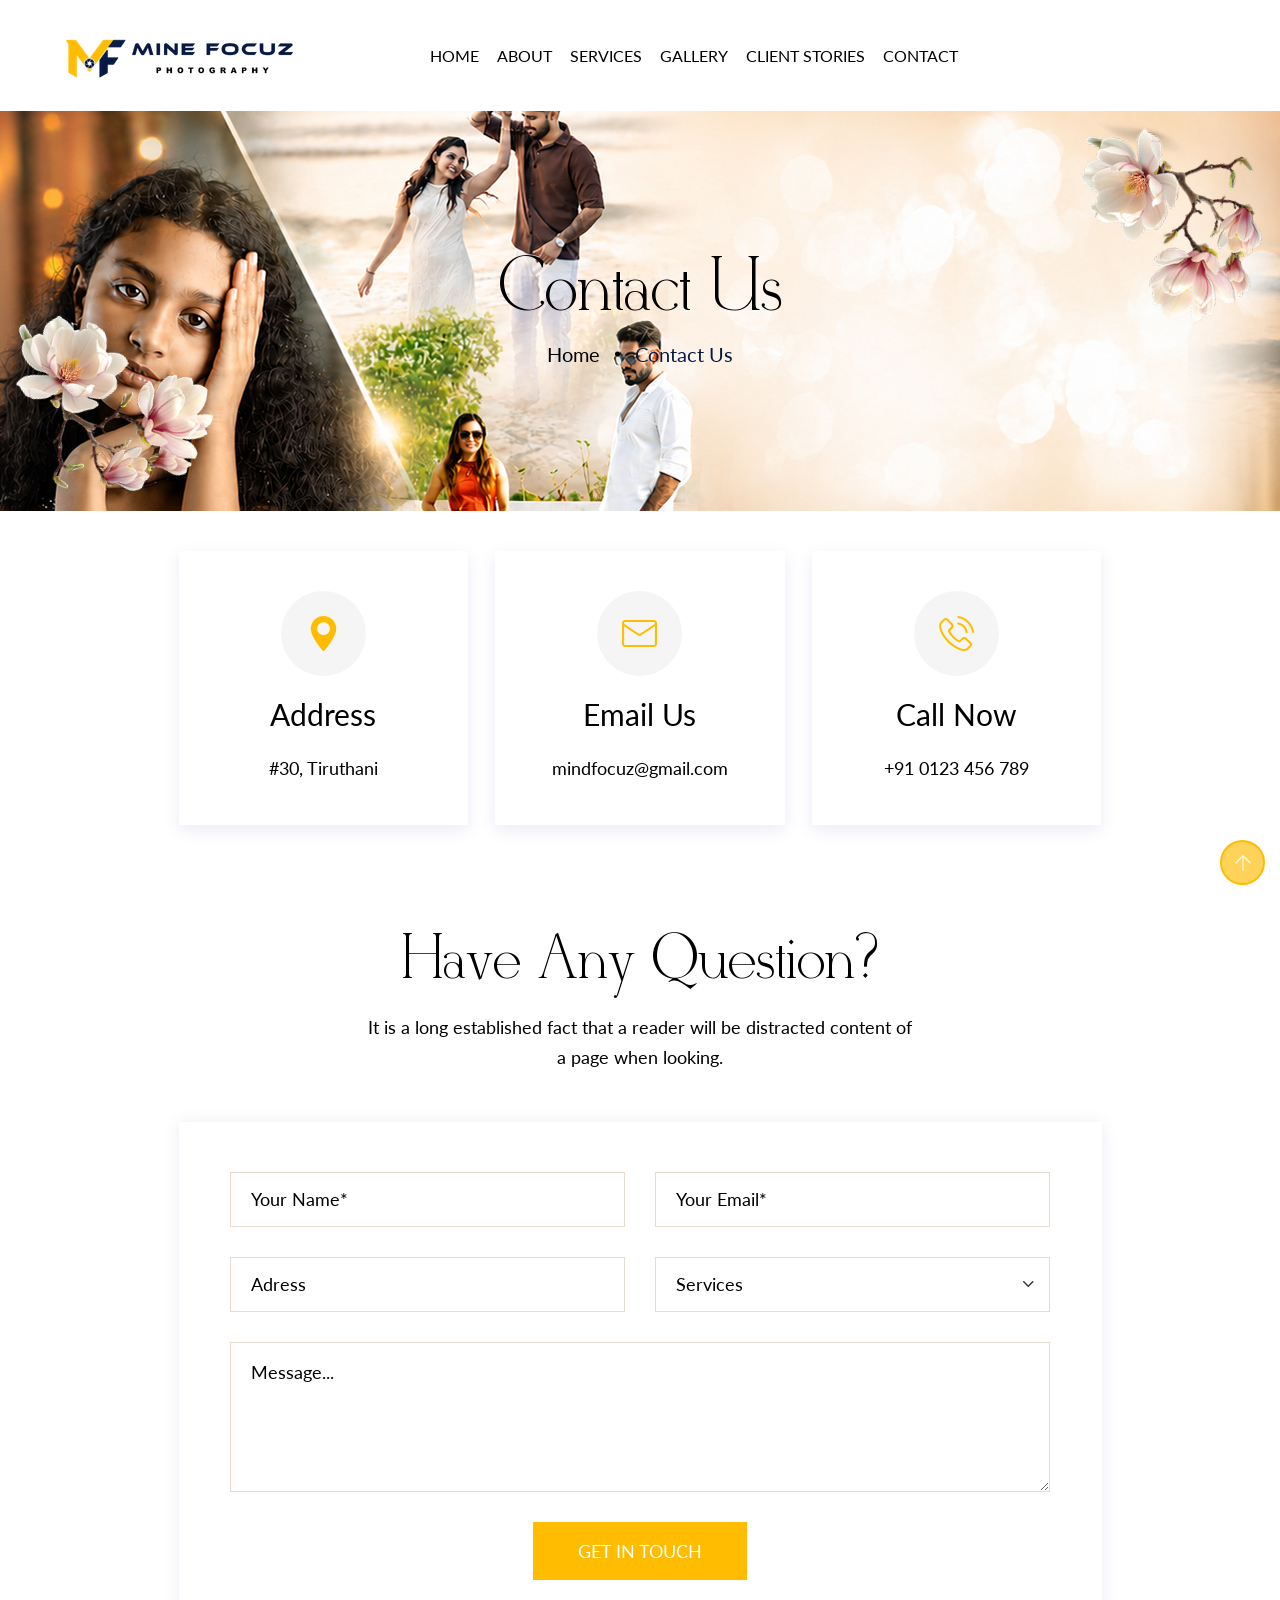
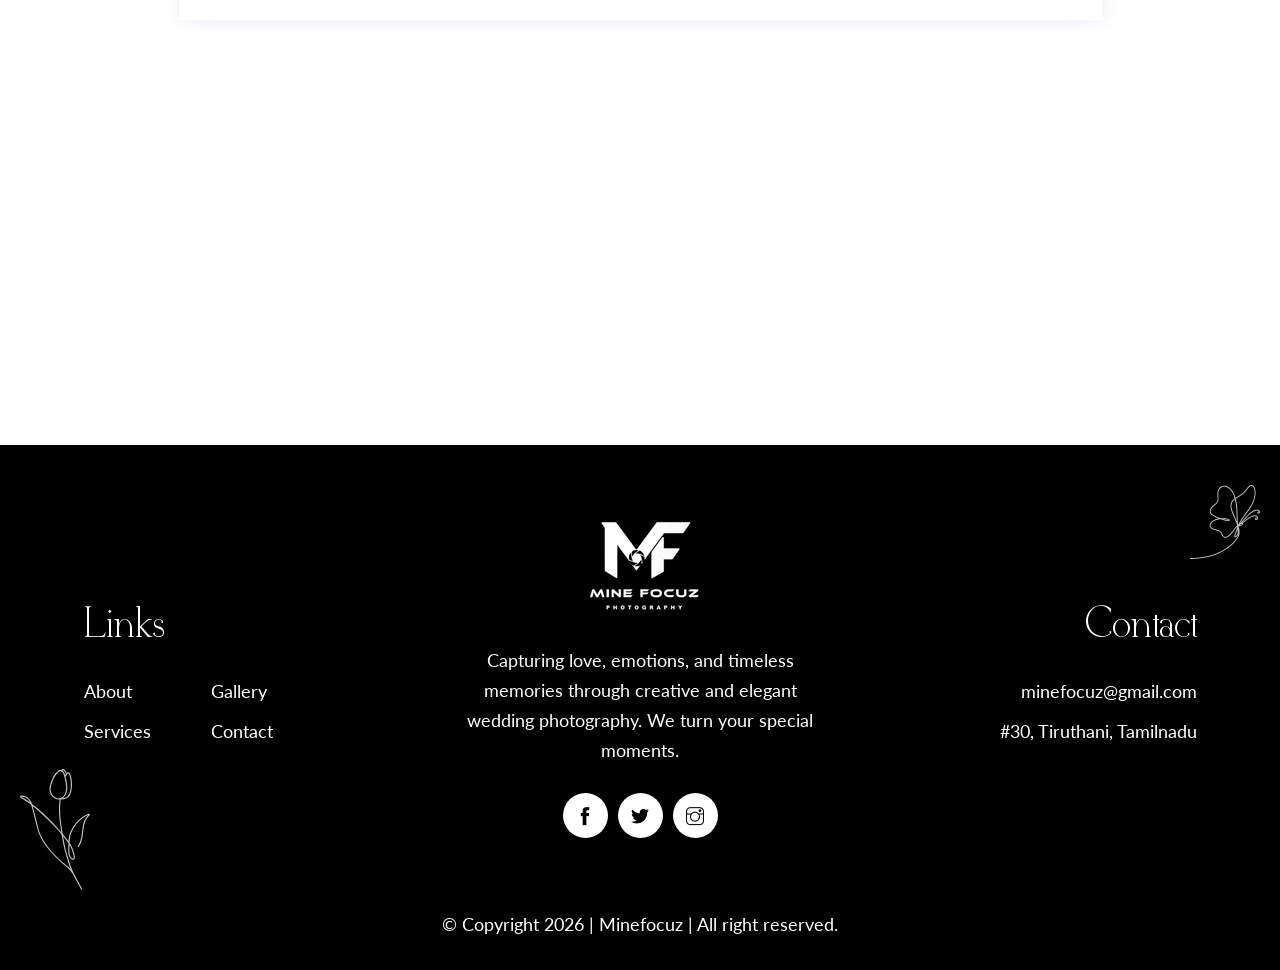
<file: contact.html>
<!DOCTYPE html>
<html lang="en">

<head>
    <meta charset="utf-8">
    <meta http-equiv="X-UA-Compatible" content="IE=edge">
    <meta name="viewport" content="width=device-width, initial-scale=1">
    <meta name="author" content="wpOceans">
    <link rel="shortcut icon" type="image/png" href="assets/images/favicon.png">
    <title>Mindfocuz - Wedding Photography</title>
    <link href="assets/css/themify-icons.css" rel="stylesheet">
    <link href="assets/css/flaticon_muhibbi.css" rel="stylesheet">
    <link href="assets/css/bootstrap.min.css" rel="stylesheet">
    <link href="assets/css/animate.css" rel="stylesheet">
    <link href="assets/css/owl.carousel.css" rel="stylesheet">
    <link href="assets/css/owl.theme.css" rel="stylesheet">
    <link href="assets/css/slick.css" rel="stylesheet">
    <link href="assets/css/slick-theme.css" rel="stylesheet">
    <link href="assets/css/swiper.min.css" rel="stylesheet">
    <link href="assets/css/nice-select.css" rel="stylesheet">
    <link href="assets/css/owl.transitions.css" rel="stylesheet">
    <link href="assets/css/jquery.fancybox.css" rel="stylesheet">
    <link href="assets/css/odometer-theme-default.css" rel="stylesheet">
    <link href="assets/css/jquery-ui.css" rel="stylesheet">
    <link href="assets/sass/style.css" rel="stylesheet">
</head>

<body>

    <!-- start page-wrapper -->
    <div class="page-wrapper">
        <!-- start preloader -->
        <div class="preloader">
            <div class="vertical-centered-box">
                <div class="content">
                    <div class="loader-circle"></div>
                    <div class="loader-line-mask">
                        <div class="loader-line"></div>
                    </div>
                    <img src="assets/images/preloader.png" alt="">
                </div>
            </div>
        </div>
        <!-- end preloader -->

        <!-- Start header -->
        <header id="header">
            <div class="wpo-site-header header-style-s4">
                <nav class="navigation navbar navbar-expand-lg navbar-light">
                    <div class="container-fluid">
                        <div class="row align-items-center">
                            <div class="col-lg-3 col-md-3 col-3 d-lg-none dl-block">
                                <div class="mobile-menu">
                                    <button type="button" class="navbar-toggler open-btn">
                                        <span class="sr-only">Toggle navigation</span>
                                        <span class="icon-bar first-angle"></span>
                                        <span class="icon-bar middle-angle"></span>
                                        <span class="icon-bar last-angle"></span>
                                    </button>
                                </div>
                            </div>
                            <div class="col-lg-3 col-md-6 col-6">
                                <div class="navbar-header">
                                    <a class="navbar-brand" href="index.html"><img src="assets/images/logo.png"
                                            alt=""></a>
                                </div>
                            </div>
                            <div class="col-lg-7 col-md-1 col-1">
                                <div id="navbar" class="site-navbar collapse navbar-collapse navigation-holder">
                                    <button class="menu-close"><i class="ti-close"></i></button>
                                    <ul class="nav navbar-nav mb-2 mb-lg-0">
                                     
                                        <li><a href="index.html">Home</a></li>
                                        <li><a href="about.html">About</a></li>
                                        <li><a href="service.html">Services</a></li>
										<li class="menu-item-has-children">
                                            <a href="gallery.html">Gallery</a>
                                            <ul class="sub-menu">
                                                <li><a href="#">Weddings</a></li>
                                                <li><a href="#">Baby Showers</a></li>
                                                <li><a href="#">Outdoor Shoots</a></li>
                                                <li><a href="#">Reception</a></li>
                                            </ul>
                                        </li>
                                        <li><a href="client.html">Client Stories</a></li>
                                        <li><a href="contact.html">Contact</a></li>
                                    </ul>
                                </div><!-- end of nav-collapse -->
                            </div>
                            
                        </div>
                    </div><!-- end of container -->
                </nav>
            </div>
        </header>
        <!-- end of header -->

        <!-- start page title -->
        <section class="wpo-page-title">
            <div class="container">
                <div class="row">
                    <div class="col col-xs-12">
                        <div class="wpo-breadcumb-wrap">
                            <h1>Contact Us</h1>
                            <ol class="wpo-breadcumb-wrap">
                                <li><a href="index.html">Home</a></li>
                                <li>Contact Us</li>
                            </ol>
                        </div>
                    </div>
                </div> <!-- end row -->
            </div>
            <div class="shape-1"><img src="assets/images/hero/flower-11.png" alt=""></div>
            <div class="shape-2"><img src="assets/images/hero/flower-12.png" alt=""></div>
        </section>
        <!-- end page title -->

        <!-- start wpo-contact-pg-section -->
        <section class="wpo-contact-pg-section section-padding">
            <div class="container">
                <div class="row">
                    <div class="col col-lg-10 offset-lg-1">
                        <div class="office-info">
                            <div class="row">
                                <div class="col col-xl-4 col-lg-6 col-md-6 col-12">
                                    <div class="office-info-item">
                                        <div class="office-info-icon">
                                            <div class="icon">
                                                <i class="fi flaticon-maps-and-flags"></i>
                                            </div>
                                        </div>
                                        <div class="office-info-text">
                                            <h2>Address</h2>
                                            <p>#30, Tiruthani</p>
                                        </div>
                                    </div>
                                </div>
                                <div class="col col-xl-4 col-lg-6 col-md-6 col-12">
                                    <div class="office-info-item">
                                        <div class="office-info-icon">
                                            <div class="icon">
                                                <i class="fi flaticon-email"></i>
                                            </div>
                                        </div>
                                        <div class="office-info-text">
                                            <h2>Email Us</h2>
                                            <p>mindfocuz@gmail.com</p>
                                        </div>
                                    </div>
                                </div>
                                <div class="col col-xl-4 col-lg-6 col-md-6 col-12">
                                    <div class="office-info-item">
                                        <div class="office-info-icon">
                                            <div class="icon">
                                                <i class="fi flaticon-phone-call"></i>
                                            </div>
                                        </div>
                                        <div class="office-info-text">
                                            <h2>Call Now</h2>
                                            <p>+91 0123 456 789</p>
                                        </div>
                                    </div>
                                </div>
                            </div>
                        </div>
                        <div class="wpo-contact-title">
                            <h1>Have Any Question?</h1>
                            <p>It is a long established fact that a reader will be distracted
                                content of a page when looking.</p>
                        </div>
                        <div class="wpo-contact-form-area">
                            <form method="post" class="contact-validation-active" id="contact-form">
                                <div class="row">
                                    <div class="col col-lg-6 col-md-6 col-sm-6 col-12">
                                        <div class="input-item">
                                            <input type="text" class="form-control" name="name" id="name"
                                                placeholder="Your Name*">
                                        </div>
                                    </div>
                                    <div class="col col-lg-6 col-md-6 col-sm-6 col-12">
                                        <div class="input-item">
                                            <input type="email" class="form-control" name="email" id="email"
                                                placeholder="Your Email*">
                                        </div>
                                    </div>
                                    <div class="col col-lg-6 col-md-6 col-sm-6 col-12">
                                        <div class="input-item">
                                            <input type="text" class="form-control" name="adress" id="adress"
                                                placeholder="Adress">
                                        </div>
                                    </div>
                                    <div class="col col-lg-6 col-md-6 col-sm-6 col-12">
                                        <div class="input-item">
                                            <select name="service" class="form-control">
                                                <option disabled="disabled" selected="">Services</option>
                                                <option>Photography</option>
                                                <option>The Rehearsal Dinner</option>
                                                <option>The Afterparty</option>
                                                <option>Videographers</option>
                                                <option>Perfect Cake</option>
                                                <option>All Of The Above</option>
                                            </select>
                                        </div>
                                    </div>
                                    <div class="col col-lg-12 col-md-12 col-sm-12 col-12">
                                        <div class="input-item">
                                            <textarea class="form-control" name="note" id="note"
                                                placeholder="Message..."></textarea>
                                        </div>
                                    </div>
                                    <div class="col col-lg-12 col-md-12 col-12">
                                        <div class="submit-area">
                                            <button type="submit" class="theme-btn">
                                                Get in Touch
                                            </button>
                                            <div id="loader">
                                                <i class="ti-reload"></i>
                                            </div>
                                        </div>
                                    </div>
                                </div>
                                <div class="clearfix error-handling-messages">
                                    <div id="success">Thank you</div>
                                    <div id="error"> Error occurred while sending email. Please try
                                        again
                                        later.
                                    </div>
                                </div>
                            </form>
                        </div>
                    </div>
                </div>
            </div> <!-- end container -->
        </section>
        <!-- end wpo-contact-pg-section -->

        <!--  start wpo-contact-map -->
        <section class="wpo-contact-map-section">
            <h2 class="hidden">Contact map</h2>
            <div class="wpo-contact-map">
                <iframe src="https://www.google.com/maps/embed?pb=!1m18!1m12!1m3!1d29540.89294260773!2d79.58329904638957!3d13.173131728288148!2m3!1f0!2f0!3f0!3m2!1i1024!2i768!4f13.1!3m3!1m2!1s0x3a52a4e88096e81b%3A0x3f117fe0519ba508!2sThiruttani%2C%20Tamil%20Nadu!5e1!3m2!1sen!2sin!4v1786810507118!5m2!1sen!2sin" width="600" height="450" style="border:0;" allowfullscreen="" loading="lazy" referrerpolicy="strict-origin-when-cross-origin"></iframe>
            </div>
        </section>
        <!-- end wpo-contact-map -->

        <!-- start of footer section -->
        <footer class="wpo-site-footer">
            <div class="container">
                <div class="wpo-upper-footer">
                    <div class="row align-items-center">
                        <div class="col col-xl-3  col-lg-4 col-md-6 col-sm-12 col-12">
                            <div class="widget link-widget">
                                <div class="widget-title">
                                    <h2>Links</h2>
                                </div>
                                <div class="link-wrap">
                                    <ul>
                                        <li><a href="about.html">About</a></li>
                                        <li><a href="service.html">Services</a></li>
                                    </ul>
                                    <ul>
                                        <li><a href="gallery.html">Gallery</a></li>
                                        <li><a href="contact.html">Contact</a></li>
                                    </ul>
                                </div>
                            </div>
                        </div>
                        <div class="col col-xl-6 col-lg-4 col-md-6 col-sm-12 col-12">
                            <div class="widget about-widget">
                                <div class="logo widget-title">
                                    <a class="logo" href="index.html"><img src="assets/images/white-logo.png" alt=""></a>
                                </div>
                                <p>Capturing love, emotions, and timeless memories through creative and elegant wedding photography. We turn your special moments.</p>
                                <ul>
                                    <li>
                                        <a href="#">
                                            <i class="ti-facebook"></i>
                                        </a>
                                    </li>
                                    <li>
                                        <a href="#">
                                            <i class="ti-twitter-alt"></i>
                                        </a>
                                    </li>
                                    <li>
                                        <a href="#">
                                            <i class="ti-instagram"></i>
                                        </a>
                                    </li>
                                </ul>
                            </div>
                        </div>
                        <div class="col col-xl-3  col-lg-4 col-md-6 col-sm-12 col-12">
                            <div class="widget wpo-service-link-widget">
                                <div class="widget-title">
                                    <h2>Contact</h2>
                                </div>
                                <div class="link-widget">
                                    <ul>
                                        <li>minefocuz@gmail.com</li>
                                        <li>#30, Tiruthani, Tamilnadu</li>
                                    </ul>
                                </div>
                            </div>
                        </div>
                    </div>
                </div>
                <div class="wpo-lower-footer">
                    <div class="row">
                        <div class="col col-xs-12">
                            <p class="copyright"> &copy; Copyright 2026 | <a href="index.html">Minefocuz</a> | All right
                                reserved.</p>
                        </div>
                    </div>
                </div>
            </div>
            <div class="shape-1">
                <img src="assets/images/shape-1.svg" alt="">
            </div>
            <div class="shape-2">
                <img src="assets/images/shape-2.svg" alt="">
            </div>
        </footer>
        <!-- end of footer section -->

    </div>
    <!-- end of page-wrapper -->

    <!-- All JavaScript files
    ================================================== -->
    <script src="assets/js/jquery.min.js"></script>
    <script src="assets/js/bootstrap.bundle.min.js"></script>
    <!-- Plugins for this template -->
    <script src="assets/js/modernizr.custom.js"></script>
    <script src="assets/js/jquery-plugin-collection.js"></script>
    <!-- Custom script for this template -->
    <script src="assets/js/gsap-script.js"></script>
    <script src="assets/js/script.js"></script>
</body>


<!-- Mirrored from wpolive.com/html/muhibbi-live/contact.html by HTTrack Website Copier/3.x [XR&CO'2014], Sat, 15 Aug 2026 07:52:09 GMT -->
</html>
</file>
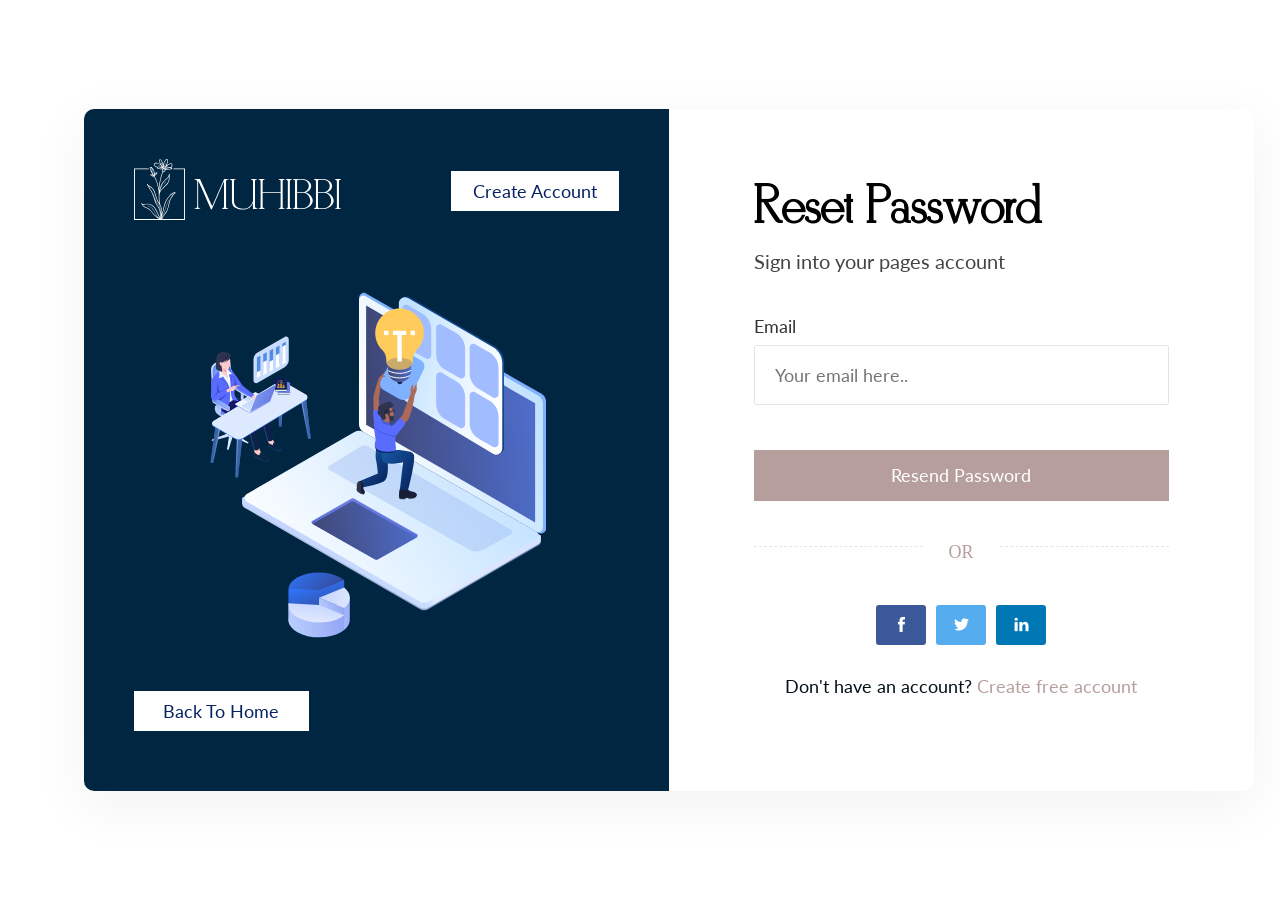
<file: forgot.html>
<!DOCTYPE html>
<html lang="en">


<!-- Mirrored from wpolive.com/html/muhibbi-live/forgot.html by HTTrack Website Copier/3.x [XR&CO'2014], Sat, 15 Aug 2026 07:51:53 GMT -->
<head>
    <meta charset="utf-8">
    <meta http-equiv="X-UA-Compatible" content="IE=edge">
    <meta name="viewport" content="width=device-width, initial-scale=1">
    <meta name="author" content="wpOceans">
    <link rel="shortcut icon" type="image/png" href="assets/images/favicon.png">
    <title>Muhibbi - Wedding & Wedding Planner HTML Template</title>
    <link href="assets/css/themify-icons.css" rel="stylesheet">
    <link href="assets/css/flaticon_muhibbi.css" rel="stylesheet">
    <link href="assets/css/bootstrap.min.css" rel="stylesheet">
    <link href="assets/css/animate.css" rel="stylesheet">
    <link href="assets/css/owl.carousel.css" rel="stylesheet">
    <link href="assets/css/owl.theme.css" rel="stylesheet">
    <link href="assets/css/slick.css" rel="stylesheet">
    <link href="assets/css/slick-theme.css" rel="stylesheet">
    <link href="assets/css/swiper.min.css" rel="stylesheet">
    <link href="assets/css/nice-select.css" rel="stylesheet">
    <link href="assets/css/owl.transitions.css" rel="stylesheet">
    <link href="assets/css/jquery.fancybox.css" rel="stylesheet">
    <link href="assets/css/odometer-theme-default.css" rel="stylesheet">
    <link href="assets/css/jquery-ui.css" rel="stylesheet">
    <link href="assets/css/auth-pages.css" rel="stylesheet">
    <link href="assets/sass/style.css" rel="stylesheet">
</head>

<body>

    <!-- start page-wrapper -->
    <div class="page-wrapper">
        <!-- start preloader -->
        <div class="preloader">
            <div class="vertical-centered-box">
                <div class="content">
                    <div class="loader-circle"></div>
                    <div class="loader-line-mask">
                        <div class="loader-line"></div>
                    </div>
                    <img src="assets/images/preloader.png" alt="">
                </div>
            </div>
        </div>
        <!-- end preloader -->

        <!-- Start login -->
        <div class="wpo-login-area">
            <div class="container">
                <div class="row">
                    <div class="col-lg-12">
                        <form class="wpo-accountWrapper" action="#">
                            <div class="wpo-accountInfo">
                                <div class="wpo-accountInfoHeader">
                                    <a href="#"><img src="assets/images/logo.svg" alt=""></a>
                                    <a class="wpo-accountBtn" href="register.html">
                                        Create Account
                                    </a>
                                </div>
                                <div class="image">
                                    <img src="assets/images/login.svg" alt="">
                                </div>
                                <div class="back-home">
                                    <a class="wpo-accountBtn" href="index.html">
                                        Back To Home
                                    </a>
                                </div>
                            </div>
                            <div class="wpo-accountForm form-style">
                                <div class="fromTitle">
                                    <h1>Reset Password</h1>
                                    <h2>Sign into your pages account</h2>
                                </div>
                                <div class="row">
                                    <div class="col-lg-12 col-md-12 col-12">
                                        <label>Email</label>
                                        <input type="text" id="email" name="email" placeholder="Your email here..">
                                    </div>
                                    <div class="col-lg-12 col-md-12 col-12">
                                        <button type="submit" class="wpo-accountBtn">Resend Password</button>
                                    </div>
                                </div>
                                <h3 class="or"><span>OR</span></h3>
                                <ul class="wpo-socialLoginBtn">
                                    <li><button class="facebook" tabindex="0" type="button"><span><i
                                                    class="ti-facebook"></i></span></button></li>
                                    <li><button class="twitter" tabindex="0" type="button"><span><i
                                                    class="ti-twitter-alt"></i></span></button></li>
                                    <li><button class="linkedin" tabindex="0" type="button"><span><i
                                                    class="ti-linkedin"></i></span></button></li>
                                </ul>
                                <p class="subText">Don't have an account? <a href="register.html">Create free
                                        account</a></p>
                            </div>
                        </form>
                    </div>
                </div>
            </div>
        </div>
        <!-- End login -->

    </div>
    <!-- end of page-wrapper -->

    <!-- All JavaScript files
    ================================================== -->
    <script src="assets/js/jquery.min.js"></script>
    <script src="assets/js/bootstrap.bundle.min.js"></script>
    <!-- Plugins for this template -->
    <script src="assets/js/modernizr.custom.js"></script>
    <script src="assets/js/jquery-plugin-collection.js"></script>
    <!-- Custom script for this template -->
    <script src="assets/js/gsap-script.js"></script>
    <script src="assets/js/script.js"></script>
</body>


<!-- Mirrored from wpolive.com/html/muhibbi-live/forgot.html by HTTrack Website Copier/3.x [XR&CO'2014], Sat, 15 Aug 2026 07:51:53 GMT -->
</html>
</file>
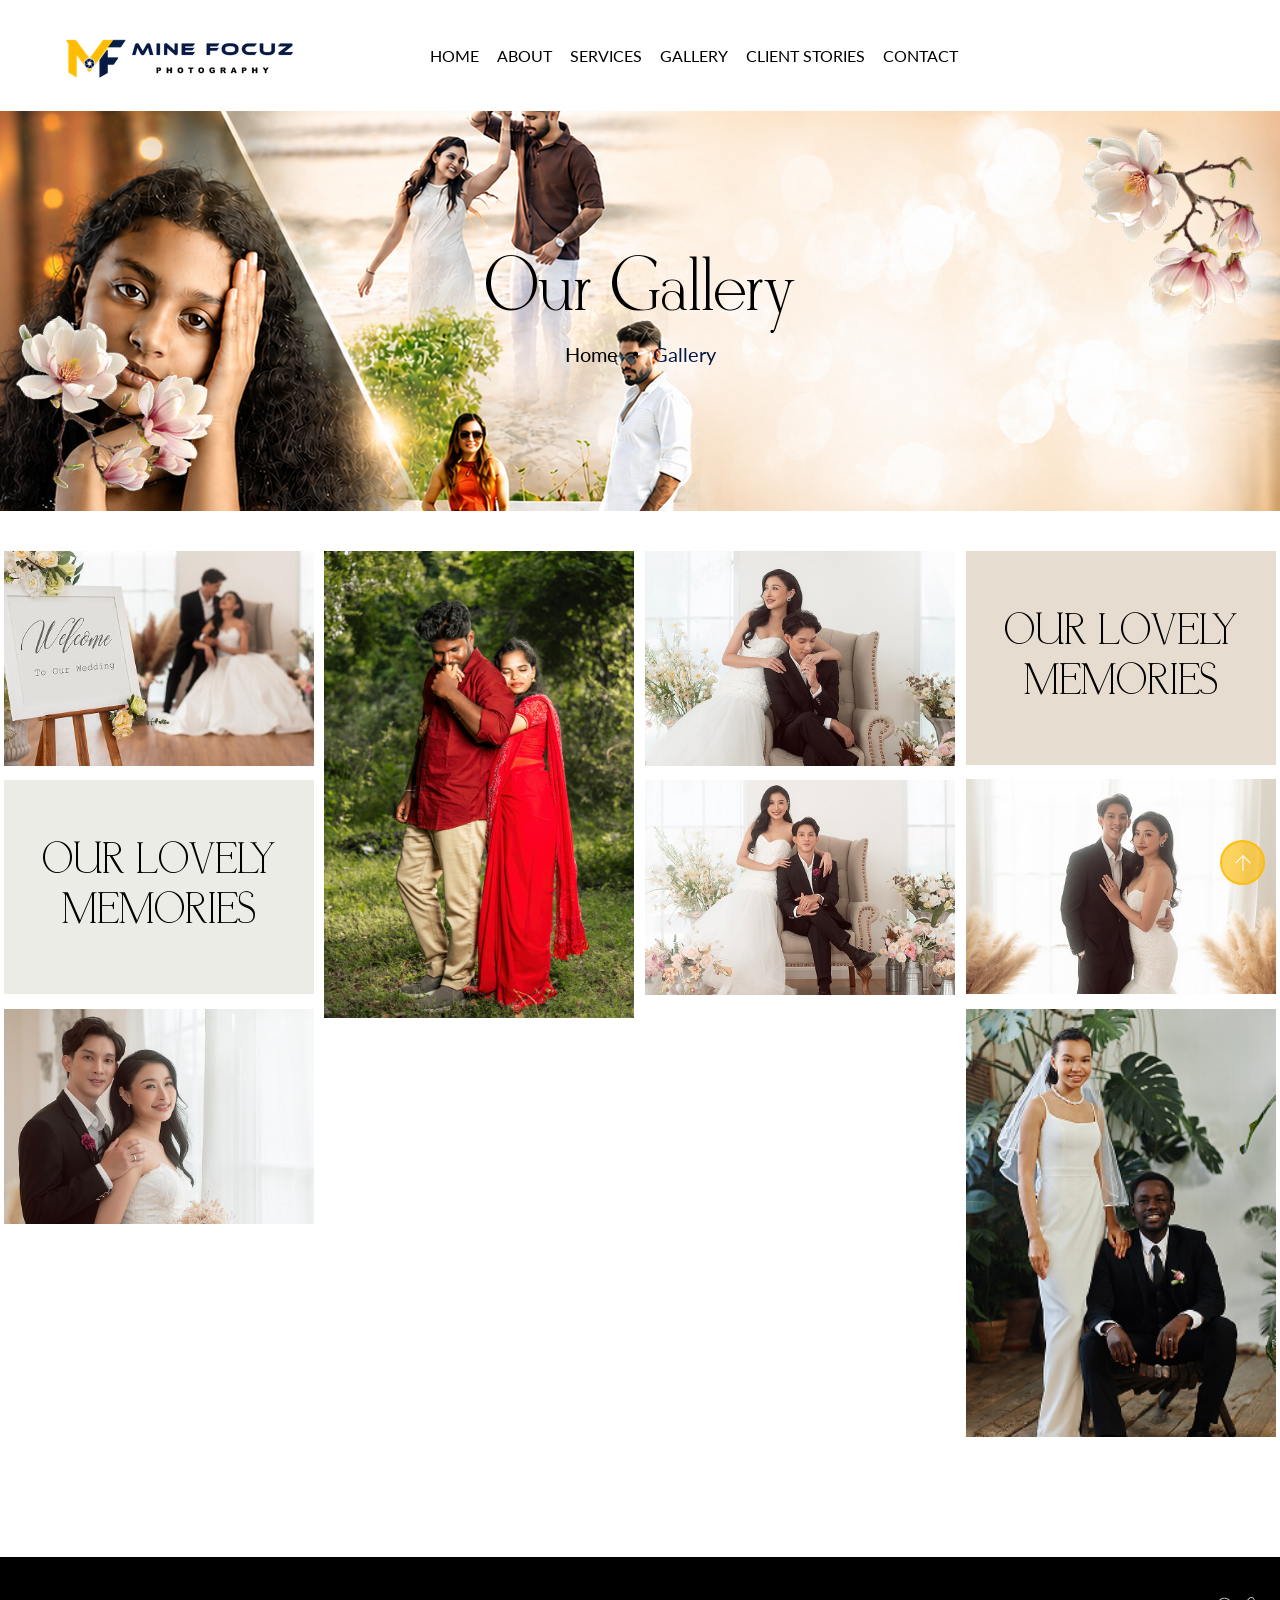
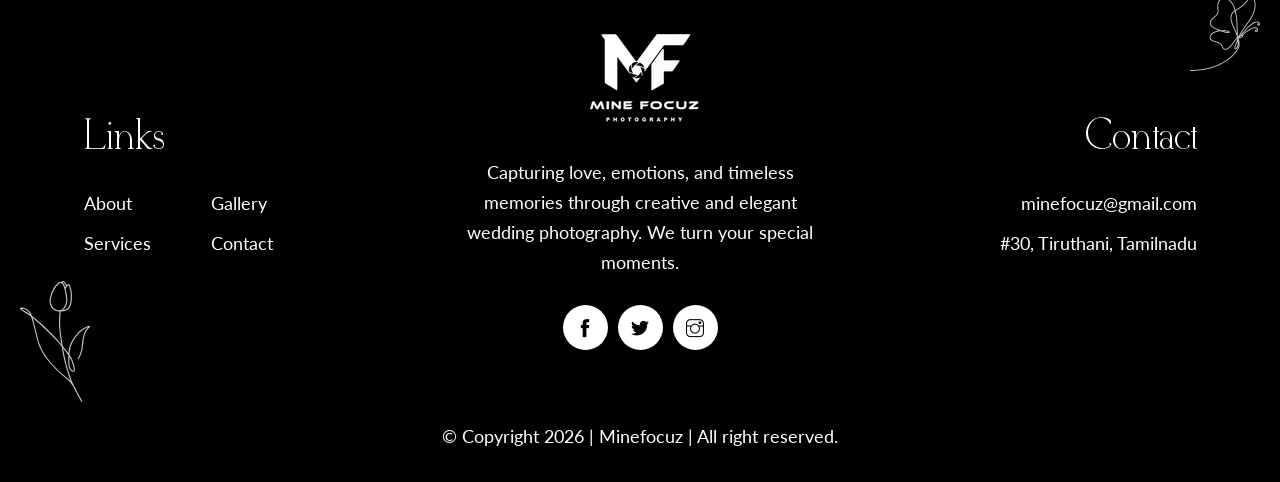
<file: gallery.html>
<!DOCTYPE html>
<html lang="en">


<!-- Mirrored from wpolive.com/html/muhibbi-live/gallery-2.html by HTTrack Website Copier/3.x [XR&CO'2014], Sat, 15 Aug 2026 07:51:49 GMT -->
<head>
    <meta charset="utf-8">
    <meta http-equiv="X-UA-Compatible" content="IE=edge">
    <meta name="viewport" content="width=device-width, initial-scale=1">
    <meta name="author" content="wpOceans">
    <link rel="shortcut icon" type="image/png" href="assets/images/favicon.png">
    <title>Muhibbi - Wedding & Wedding Planner HTML Template</title>
    <link href="assets/css/themify-icons.css" rel="stylesheet">
    <link href="assets/css/flaticon_muhibbi.css" rel="stylesheet">
    <link href="assets/css/bootstrap.min.css" rel="stylesheet">
    <link href="assets/css/animate.css" rel="stylesheet">
    <link href="assets/css/owl.carousel.css" rel="stylesheet">
    <link href="assets/css/owl.theme.css" rel="stylesheet">
    <link href="assets/css/slick.css" rel="stylesheet">
    <link href="assets/css/slick-theme.css" rel="stylesheet">
    <link href="assets/css/swiper.min.css" rel="stylesheet">
    <link href="assets/css/nice-select.css" rel="stylesheet">
    <link href="assets/css/owl.transitions.css" rel="stylesheet">
    <link href="assets/css/jquery.fancybox.css" rel="stylesheet">
    <link href="assets/css/odometer-theme-default.css" rel="stylesheet">
    <link href="assets/css/jquery-ui.css" rel="stylesheet">
    <link href="assets/sass/style.css" rel="stylesheet">
</head>

<body>

    <!-- start page-wrapper -->
    <div class="page-wrapper">
        <!-- start preloader -->
        <div class="preloader">
            <div class="vertical-centered-box">
                <div class="content">
                    <div class="loader-circle"></div>
                    <div class="loader-line-mask">
                        <div class="loader-line"></div>
                    </div>
                    <img src="assets/images/preloader.png" alt="">
                </div>
            </div>
        </div>
        <!-- end preloader -->

       <!-- Start header -->
        <header id="header">
            <div class="wpo-site-header header-style-s4">
                <nav class="navigation navbar navbar-expand-lg navbar-light">
                    <div class="container-fluid">
                        <div class="row align-items-center">
                            <div class="col-lg-3 col-md-3 col-3 d-lg-none dl-block">
                                <div class="mobile-menu">
                                    <button type="button" class="navbar-toggler open-btn">
                                        <span class="sr-only">Toggle navigation</span>
                                        <span class="icon-bar first-angle"></span>
                                        <span class="icon-bar middle-angle"></span>
                                        <span class="icon-bar last-angle"></span>
                                    </button>
                                </div>
                            </div>
                            <div class="col-lg-3 col-md-6 col-6">
                                <div class="navbar-header">
                                    <a class="navbar-brand" href="index.html"><img src="assets/images/logo.png"
                                            alt=""></a>
                                </div>
                            </div>
                            <div class="col-lg-7 col-md-1 col-1">
                                <div id="navbar" class="site-navbar collapse navbar-collapse navigation-holder">
                                    <button class="menu-close"><i class="ti-close"></i></button>
                                    <ul class="nav navbar-nav mb-2 mb-lg-0">
                                     
                                        <li><a href="index.html">Home</a></li>
                                        <li><a href="about.html">About</a></li>
                                        <li><a href="service.html">Services</a></li>
										<li class="menu-item-has-children">
                                            <a href="gallery.html">Gallery</a>
                                            <ul class="sub-menu">
                                                <li><a href="#">Weddings</a></li>
                                                <li><a href="#">Baby Showers</a></li>
                                                <li><a href="#">Outdoor Shoots</a></li>
                                                <li><a href="#">Reception</a></li>
                                            </ul>
                                        </li>
                                        <li><a href="client.html">Client Stories</a></li>
                                        <li><a href="contact.html">Contact</a></li>
                                    </ul>
                                </div><!-- end of nav-collapse -->
                            </div>
                            
                        </div>
                    </div><!-- end of container -->
                </nav>
            </div>
        </header>
        <!-- end of header -->

        <!-- start page title -->
        <section class="wpo-page-title">
            <div class="container">
                <div class="row">
                    <div class="col col-xs-12">
                        <div class="wpo-breadcumb-wrap">
                            <h1>Our Gallery</h1>
                            <ol class="wpo-breadcumb-wrap">
                                <li><a href="index.html">Home</a></li>
                                <li>Gallery</li>
                            </ol>
                        </div>
                    </div>
                </div> <!-- end row -->
            </div>
            <div class="shape-1"><img src="assets/images/hero/flower-11.png" alt=""></div>
            <div class="shape-2"><img src="assets/images/hero/flower-12.png" alt=""></div>
        </section>
        <!-- end page title -->

        <!-- start gallery section -->
        <section class="wpo-gallery-section-s2 section-padding">
            <h2 class="hidden">some</h2>
            <div class="container-fluid">
                <div class="sortable-gallery">
                    <div class="gallery-filters"></div>
                    <div class="row">
                        <div class="col-lg-12">
                            <div class="gallery-grids gallery-container clearfix">
                                <div class="grid wow fadeInUp" data-wow-delay="0.1s">
                                    <div class="img-holder">
                                        <a href="assets/images/gallery/image-7.jpg" class="fancybox"
                                            data-fancybox-group="gall-1">
                                            <img src="assets/images/gallery/image-7.jpg" alt class="img img-responsive">
                                            <div class="hover-content">
                                                <i class="ti-plus"></i>
                                            </div>
                                        </a>
                                    </div>
                                </div>
                                <div class="grid wow fadeInUp" data-wow-delay="0.2s">
                                    <div class="img-holder">
                                        <a href="assets/images/gallery/image-8.jpg" class="fancybox"
                                            data-fancybox-group="gall-1">
                                            <img src="assets/images/gallery/image-8.jpg" alt class="img img-responsive">
                                            <div class="hover-content">
                                                <i class="ti-plus"></i>
                                            </div>
                                        </a>
                                    </div>
                                </div>
                                <div class="grid wow fadeInUp" data-wow-delay="0.3s">
                                    <div class="img-holder">
                                        <a href="assets/images/gallery/image-9.jpg" class="fancybox"
                                            data-fancybox-group="gall-1">
                                            <img src="assets/images/gallery/image-9.jpg" alt class="img img-responsive">
                                            <div class="hover-content">
                                                <i class="ti-plus"></i>
                                            </div>
                                        </a>
                                    </div>
                                </div>
                                <div class="grid wow fadeInUp" data-wow-delay="0.3s">
                                    <div class="middle-content">
                                        <img src="assets/images/gallery/image-31.jpg" alt="">
                                        <div class="title">
                                            <h2>Our Lovely Memories</h2>
                                        </div>
                                    </div>
                                </div>
                                <div class="grid wow fadeInUp" data-wow-delay="0.2s">
                                    <div class="img-holder">
                                        <a href="assets/images/gallery/image-12.jpg" class="fancybox"
                                            data-fancybox-group="gall-1">
                                            <img src="assets/images/gallery/image-12.jpg" alt
                                                class="img img-responsive">
                                            <div class="hover-content">
                                                <i class="ti-plus"></i>
                                            </div>
                                        </a>
                                    </div>
                                </div>
                                <div class="grid wow fadeInUp" data-wow-delay="0.3s">
                                    <div class="middle-content">
                                        <img src="assets/images/gallery/image-11.jpg" alt="">
                                        <div class="title">
                                            <h2>Our Lovely Memories</h2>
                                        </div>
                                    </div>
                                </div>
                                <div class="grid wow fadeInUp" data-wow-delay="0.3s">
                                    <div class="img-holder">
                                        <a href="assets/images/gallery/image-13.jpg" class="fancybox"
                                            data-fancybox-group="gall-1">
                                            <img src="assets/images/gallery/image-13.jpg" alt
                                                class="img img-responsive">
                                            <div class="hover-content">
                                                <i class="ti-plus"></i>
                                            </div>
                                        </a>
                                    </div>
                                </div>
                                <div class="grid wow fadeInUp" data-wow-delay="0.4s">
                                    <div class="img-holder">
                                        <a href="assets/images/gallery/image-14.jpg" class="fancybox"
                                            data-fancybox-group="gall-1">
                                            <img src="assets/images/gallery/image-14.jpg" alt
                                                class="img img-responsive">
                                            <div class="hover-content">
                                                <i class="ti-plus"></i>
                                            </div>
                                        </a>
                                    </div>
                                </div>
                                <div class="grid wow fadeInUp" data-wow-delay="0.4s">
                                    <div class="img-holder">
                                        <a href="assets/images/gallery/image-14.jpg" class="fancybox"
                                            data-fancybox-group="gall-1">
                                            <img src="assets/images/gallery/image-15.jpg" alt
                                                class="img img-responsive">
                                            <div class="hover-content">
                                                <i class="ti-plus"></i>
                                            </div>
                                        </a>
                                    </div>
                                </div>
                            </div>
                        </div>
                    </div>
                </div>
            </div> <!-- end container -->
        </section>
        <!-- end gallery section -->

         <!-- start of footer section -->
        <footer class="wpo-site-footer">
            <div class="container">
                <div class="wpo-upper-footer">
                    <div class="row align-items-center">
                        <div class="col col-xl-3  col-lg-4 col-md-6 col-sm-12 col-12">
                            <div class="widget link-widget">
                                <div class="widget-title">
                                    <h2>Links</h2>
                                </div>
                                <div class="link-wrap">
                                    <ul>
                                        <li><a href="about.html">About</a></li>
                                        <li><a href="service.html">Services</a></li>
                                    </ul>
                                    <ul>
                                        <li><a href="gallery.html">Gallery</a></li>
                                        <li><a href="contact.html">Contact</a></li>
                                    </ul>
                                </div>
                            </div>
                        </div>
                        <div class="col col-xl-6 col-lg-4 col-md-6 col-sm-12 col-12">
                            <div class="widget about-widget">
                                <div class="logo widget-title">
                                    <a class="logo" href="index.html"><img src="assets/images/white-logo.png" alt=""></a>
                                </div>
                                <p>Capturing love, emotions, and timeless memories through creative and elegant wedding photography. We turn your special moments.</p>
                                <ul>
                                    <li>
                                        <a href="#">
                                            <i class="ti-facebook"></i>
                                        </a>
                                    </li>
                                    <li>
                                        <a href="#">
                                            <i class="ti-twitter-alt"></i>
                                        </a>
                                    </li>
                                    <li>
                                        <a href="#">
                                            <i class="ti-instagram"></i>
                                        </a>
                                    </li>
                                </ul>
                            </div>
                        </div>
                        <div class="col col-xl-3  col-lg-4 col-md-6 col-sm-12 col-12">
                            <div class="widget wpo-service-link-widget">
                                <div class="widget-title">
                                    <h2>Contact</h2>
                                </div>
                                <div class="link-widget">
                                    <ul>
                                        <li>minefocuz@gmail.com</li>
                                        <li>#30, Tiruthani, Tamilnadu</li>
                                    </ul>
                                </div>
                            </div>
                        </div>
                    </div>
                </div>
                <div class="wpo-lower-footer">
                    <div class="row">
                        <div class="col col-xs-12">
                            <p class="copyright"> &copy; Copyright 2026 | <a href="index.html">Minefocuz</a> | All right
                                reserved.</p>
                        </div>
                    </div>
                </div>
            </div>
            <div class="shape-1">
                <img src="assets/images/shape-1.svg" alt="">
            </div>
            <div class="shape-2">
                <img src="assets/images/shape-2.svg" alt="">
            </div>
        </footer>
        <!-- end of footer section -->

    </div>
    <!-- end of page-wrapper -->

    <!-- All JavaScript files
    ================================================== -->
    <script src="assets/js/jquery.min.js"></script>
    <script src="assets/js/bootstrap.bundle.min.js"></script>
    <!-- Plugins for this template -->
    <script src="assets/js/modernizr.custom.js"></script>
    <script src="assets/js/jquery-plugin-collection.js"></script>
    <!-- Custom script for this template -->
    <script src="assets/js/gsap-script.js"></script>
    <script src="assets/js/script.js"></script>
</body>


<!-- Mirrored from wpolive.com/html/muhibbi-live/gallery-2.html by HTTrack Website Copier/3.x [XR&CO'2014], Sat, 15 Aug 2026 07:51:49 GMT -->
</html>
</file>
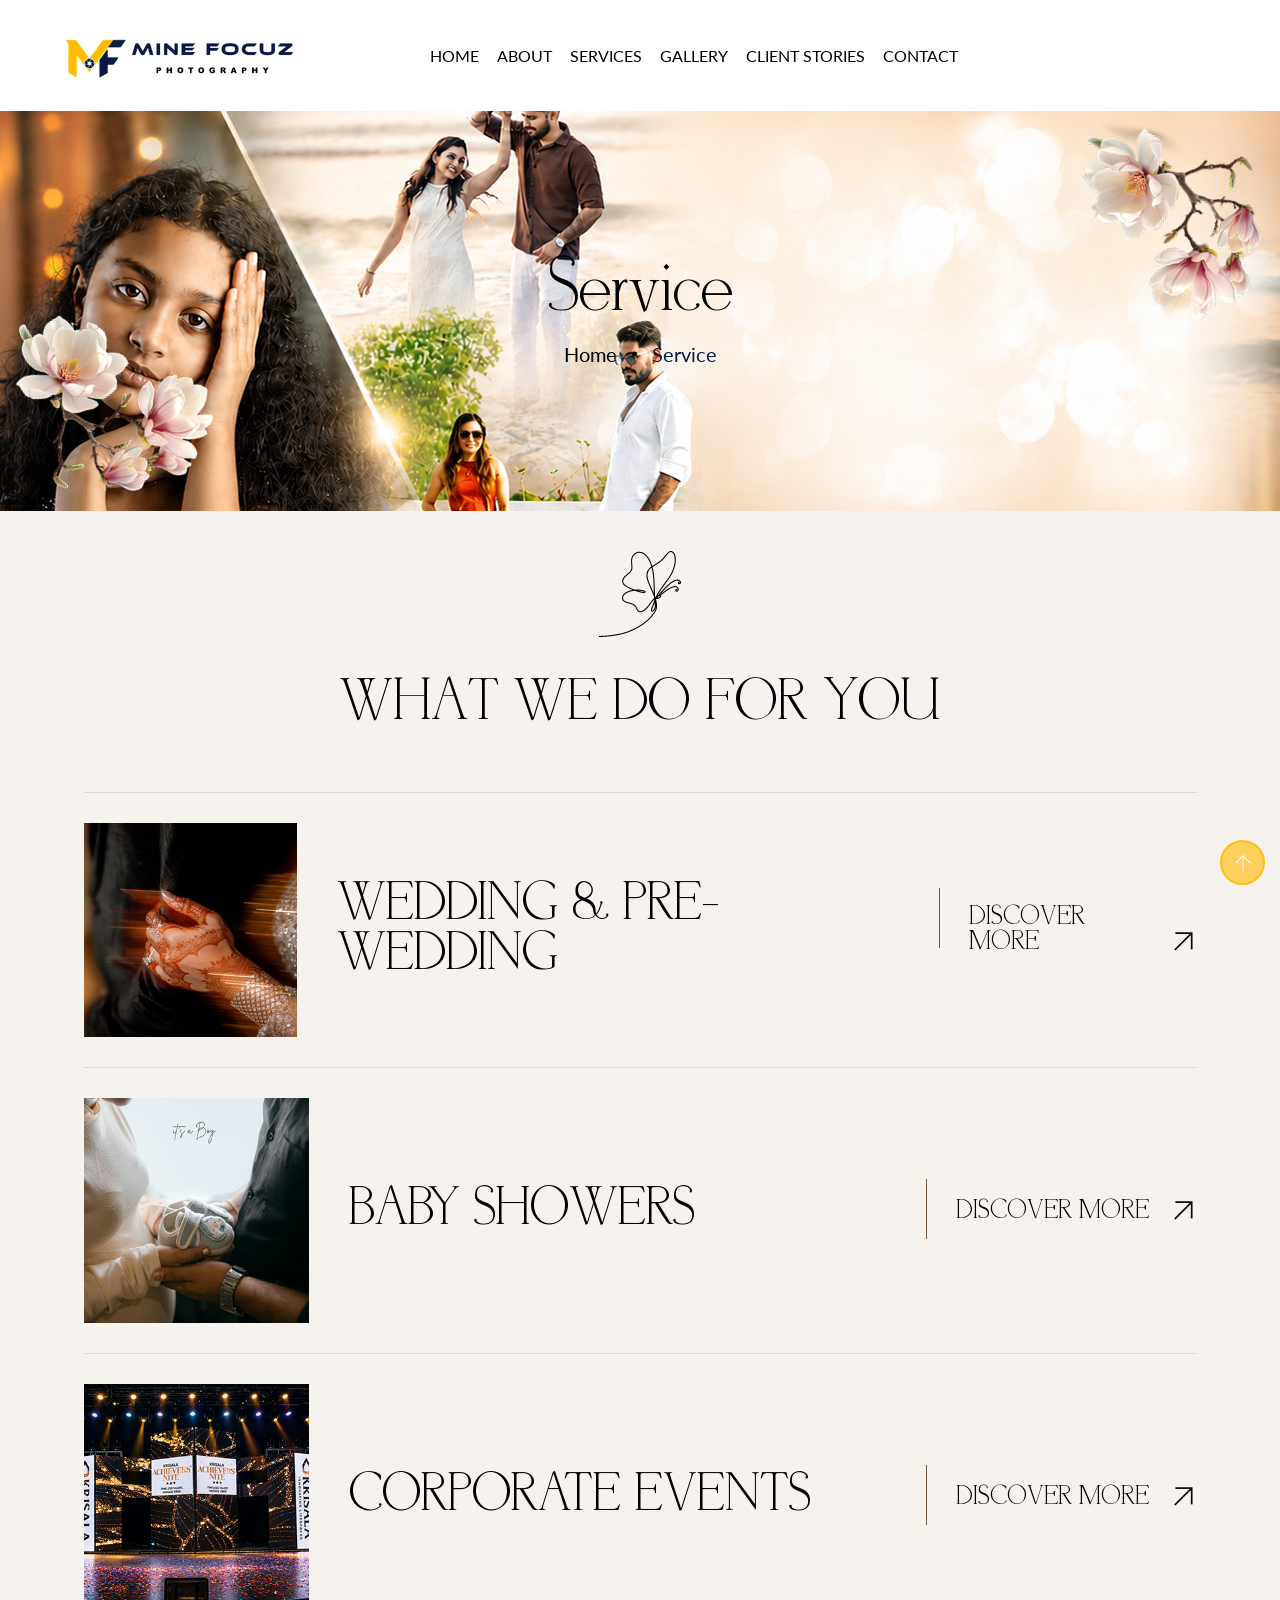
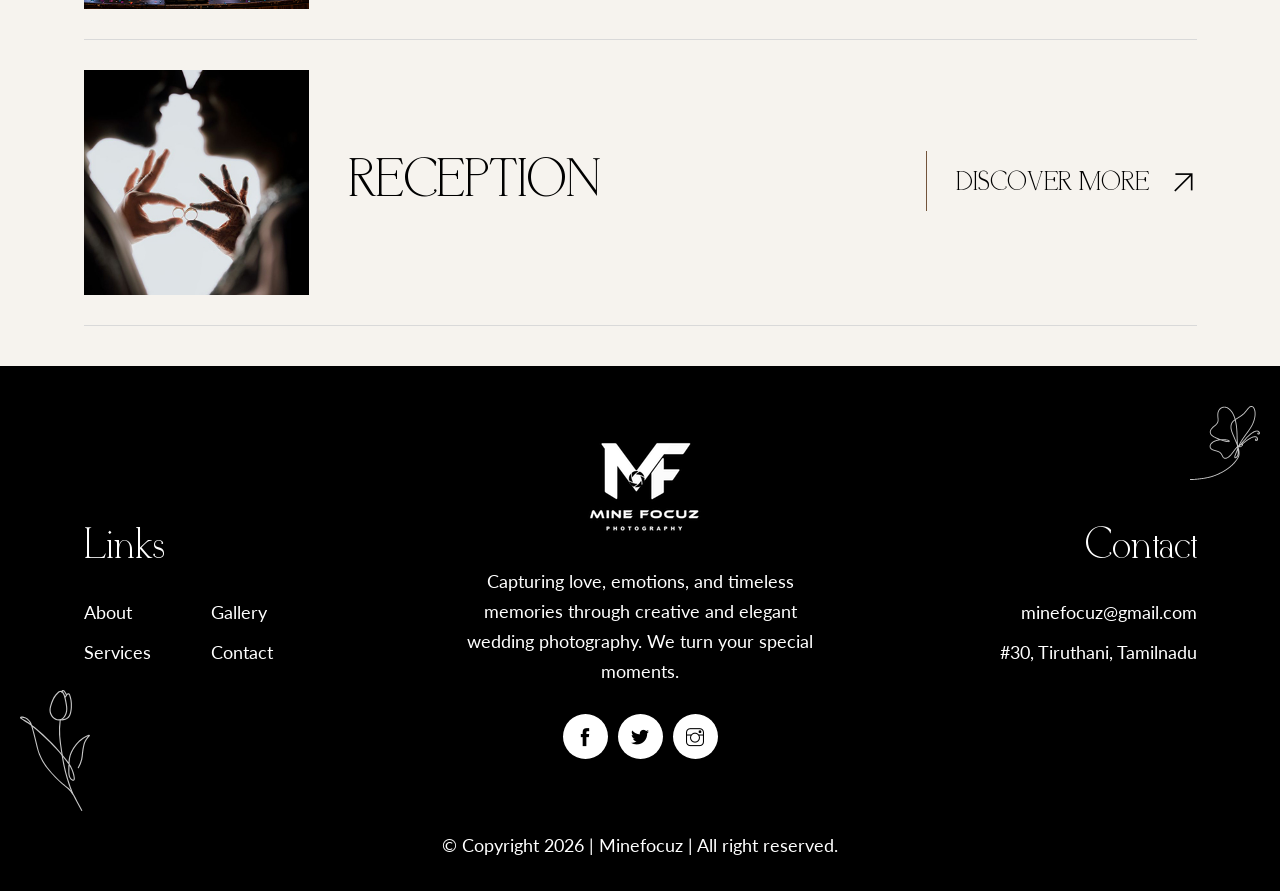
<file: service.html>
<!DOCTYPE html>
<html lang="en">


<!-- Mirrored from wpolive.com/html/muhibbi-live/service-2.html by HTTrack Website Copier/3.x [XR&CO'2014], Sat, 15 Aug 2026 07:51:49 GMT -->
<head>
    <meta charset="utf-8">
    <meta http-equiv="X-UA-Compatible" content="IE=edge">
    <meta name="viewport" content="width=device-width, initial-scale=1">
    <meta name="author" content="wpOceans">
    <link rel="shortcut icon" type="image/png" href="assets/images/favicon.png">
    <title>Mindfocuz - Wedding Photography</title>
    <link href="assets/css/themify-icons.css" rel="stylesheet">
    <link href="assets/css/flaticon_muhibbi.css" rel="stylesheet">
    <link href="assets/css/bootstrap.min.css" rel="stylesheet">
    <link href="assets/css/animate.css" rel="stylesheet">
    <link href="assets/css/owl.carousel.css" rel="stylesheet">
    <link href="assets/css/owl.theme.css" rel="stylesheet">
    <link href="assets/css/slick.css" rel="stylesheet">
    <link href="assets/css/slick-theme.css" rel="stylesheet">
    <link href="assets/css/swiper.min.css" rel="stylesheet">
    <link href="assets/css/nice-select.css" rel="stylesheet">
    <link href="assets/css/owl.transitions.css" rel="stylesheet">
    <link href="assets/css/jquery.fancybox.css" rel="stylesheet">
    <link href="assets/css/odometer-theme-default.css" rel="stylesheet">
    <link href="assets/css/jquery-ui.css" rel="stylesheet">
    <link href="assets/sass/style.css" rel="stylesheet">
</head>

<body>

    <!-- start page-wrapper -->
    <div class="page-wrapper">
        <!-- start preloader -->
        <div class="preloader">
            <div class="vertical-centered-box">
                <div class="content">
                    <div class="loader-circle"></div>
                    <div class="loader-line-mask">
                        <div class="loader-line"></div>
                    </div>
                    <img src="assets/images/preloader.png" alt="">
                </div>
            </div>
        </div>
        <!-- end preloader -->

        <!-- Start header -->
        <header id="header">
            <div class="wpo-site-header header-style-s4">
                <nav class="navigation navbar navbar-expand-lg navbar-light">
                    <div class="container-fluid">
                        <div class="row align-items-center">
                            <div class="col-lg-3 col-md-3 col-3 d-lg-none dl-block">
                                <div class="mobile-menu">
                                    <button type="button" class="navbar-toggler open-btn">
                                        <span class="sr-only">Toggle navigation</span>
                                        <span class="icon-bar first-angle"></span>
                                        <span class="icon-bar middle-angle"></span>
                                        <span class="icon-bar last-angle"></span>
                                    </button>
                                </div>
                            </div>
                            <div class="col-lg-3 col-md-6 col-6">
                                <div class="navbar-header">
                                    <a class="navbar-brand" href="index.html"><img src="assets/images/logo.png"
                                            alt=""></a>
                                </div>
                            </div>
                            <div class="col-lg-7 col-md-1 col-1">
                                <div id="navbar" class="site-navbar collapse navbar-collapse navigation-holder">
                                    <button class="menu-close"><i class="ti-close"></i></button>
                                    <ul class="nav navbar-nav mb-2 mb-lg-0">
                                     
                                        <li><a href="index.html">Home</a></li>
                                        <li><a href="about.html">About</a></li>
                                        <li><a href="service.html">Services</a></li>
										<li class="menu-item-has-children">
                                            <a href="gallery.html">Gallery</a>
                                            <ul class="sub-menu">
                                                <li><a href="#">Weddings</a></li>
                                                <li><a href="#">Baby Showers</a></li>
                                                <li><a href="#">Outdoor Shoots</a></li>
                                                <li><a href="#">Reception</a></li>
                                            </ul>
                                        </li>
                                        <li><a href="client.html">Client Stories</a></li>
                                        <li><a href="contact.html">Contact</a></li>
                                    </ul>
                                </div><!-- end of nav-collapse -->
                            </div>
                            
                        </div>
                    </div><!-- end of container -->
                </nav>
            </div>
        </header>
        <!-- end of header -->

        <!-- start page title -->
        <section class="wpo-page-title">
            <div class="container">
                <div class="row">
                    <div class="col col-xs-12">
                        <div class="wpo-breadcumb-wrap">
                            <h1>Service</h1>
                            <ol class="wpo-breadcumb-wrap">
                                <li><a href="index.html">Home</a></li>
                                <li>Service</li>
                            </ol>
                        </div>
                    </div>
                </div> <!-- end row -->
            </div>
            <div class="shape-1"><img src="assets/images/hero/flower-11.png" alt=""></div>
            <div class="shape-2"><img src="assets/images/hero/flower-12.png" alt=""></div>
        </section>
        <!-- end page title -->

        <!-- start event section -->
        <section class="wpo-service-section-s2 section-padding">
            <div class="container">
                <div class="wpo-section-title">
                    <div class="section-image wow fadeInUp" data-wow-delay="0.1s">
                        <img src="assets/images/section-title-icon.svg" alt="">
                    </div>
                    <h2 class="poort-text poort-in-right">What We Do For You</h2>
                </div>
                <div class="wpo-service-wrap">
                    <div class="service-item wow fadeInUp" data-wow-delay="0.1s">
                        <div class="service-card">
                            <div class="image inner-image" style="width: 225px;">
                                <img src="assets/images/service/image-9.jpg" alt="">
                            </div>
                            <div class="service-text">
                                <h3><a href="#">Wedding & Pre-Wedding</a></h3>
                            </div>
                        </div>
                        <div class="content">
                            <a href="contact.html">Discover More <i class="ti-arrow-up"></i></a>
                        </div>
                    </div>
                    <div class="service-item wow fadeInUp" data-wow-delay="0.2s">
                        <div class="service-card">
                            <div class="image inner-image" style="width: 225px;">
                                <img src="assets/images/service/image-11.jpg" alt="">
                            </div>
                            <div class="service-text">
                                <h3><a href="#">Baby Showers</a></h3>
                            </div>
                        </div>
                        <div class="content">
                            <a href="contact.html">Discover More <i class="ti-arrow-up"></i></a>
                        </div>
                    </div>
                    <div class="service-item wow fadeInUp" data-wow-delay="0.3s">
                        <div class="service-card">
                            <div class="image inner-image" style="width: 225px;">
                                <img src="assets/images/service/image-12.jpg" alt="">
                            </div>
                            <div class="service-text">
                                <h3><a href="#">Corporate Events</a></h3>
                            </div>
                        </div>
                        <div class="content">
                            <a href="contact.html">Discover More <i class="ti-arrow-up"></i></a>
                        </div>
                    </div>
                    <div class="service-item wow fadeInUp" data-wow-delay="0.4s">
                        <div class="service-card">
                            <div class="image inner-image" style="width: 225px;">
                                <img src="assets/images/service/image-10.jpg" alt="">
                            </div>
                            <div class="service-text">
                                <h3><a href="#l">Reception</a></h3>
                            </div>
                        </div>
                        <div class="content">
                            <a href="contact.html">Discover More <i class="ti-arrow-up"></i></a>
                        </div>
                    </div>
                </div>
            </div>
        </section>
        <!-- end service section -->

         <!-- start of footer section -->
        <footer class="wpo-site-footer">
            <div class="container">
                <div class="wpo-upper-footer">
                    <div class="row align-items-center">
                        <div class="col col-xl-3  col-lg-4 col-md-6 col-sm-12 col-12">
                            <div class="widget link-widget">
                                <div class="widget-title">
                                    <h2>Links</h2>
                                </div>
                                <div class="link-wrap">
                                    <ul>
                                        <li><a href="about.html">About</a></li>
                                        <li><a href="service.html">Services</a></li>
                                    </ul>
                                    <ul>
                                        <li><a href="gallery.html">Gallery</a></li>
                                        <li><a href="contact.html">Contact</a></li>
                                    </ul>
                                </div>
                            </div>
                        </div>
                        <div class="col col-xl-6 col-lg-4 col-md-6 col-sm-12 col-12">
                            <div class="widget about-widget">
                                <div class="logo widget-title">
                                    <a class="logo" href="index.html"><img src="assets/images/white-logo.png" alt=""></a>
                                </div>
                                <p>Capturing love, emotions, and timeless memories through creative and elegant wedding photography. We turn your special moments.</p>
                                <ul>
                                    <li>
                                        <a href="#">
                                            <i class="ti-facebook"></i>
                                        </a>
                                    </li>
                                    <li>
                                        <a href="#">
                                            <i class="ti-twitter-alt"></i>
                                        </a>
                                    </li>
                                    <li>
                                        <a href="#">
                                            <i class="ti-instagram"></i>
                                        </a>
                                    </li>
                                </ul>
                            </div>
                        </div>
                        <div class="col col-xl-3  col-lg-4 col-md-6 col-sm-12 col-12">
                            <div class="widget wpo-service-link-widget">
                                <div class="widget-title">
                                    <h2>Contact</h2>
                                </div>
                                <div class="link-widget">
                                    <ul>
                                        <li>minefocuz@gmail.com</li>
                                        <li>#30, Tiruthani, Tamilnadu</li>
                                    </ul>
                                </div>
                            </div>
                        </div>
                    </div>
                </div>
                <div class="wpo-lower-footer">
                    <div class="row">
                        <div class="col col-xs-12">
                            <p class="copyright"> &copy; Copyright 2026 | <a href="index.html">Minefocuz</a> | All right
                                reserved.</p>
                        </div>
                    </div>
                </div>
            </div>
            <div class="shape-1">
                <img src="assets/images/shape-1.svg" alt="">
            </div>
            <div class="shape-2">
                <img src="assets/images/shape-2.svg" alt="">
            </div>
        </footer>
        <!-- end of footer section -->

    </div>
    <!-- end of page-wrapper -->

    <!-- All JavaScript files
    ================================================== -->
    <script src="assets/js/jquery.min.js"></script>
    <script src="assets/js/bootstrap.bundle.min.js"></script>
    <!-- Plugins for this template -->
    <script src="assets/js/modernizr.custom.js"></script>
    <script src="assets/js/jquery-plugin-collection.js"></script>
    <!-- Custom script for this template -->
    <script src="assets/js/gsap-script.js"></script>
    <script src="assets/js/script.js"></script>
</body>

</html>
</file>
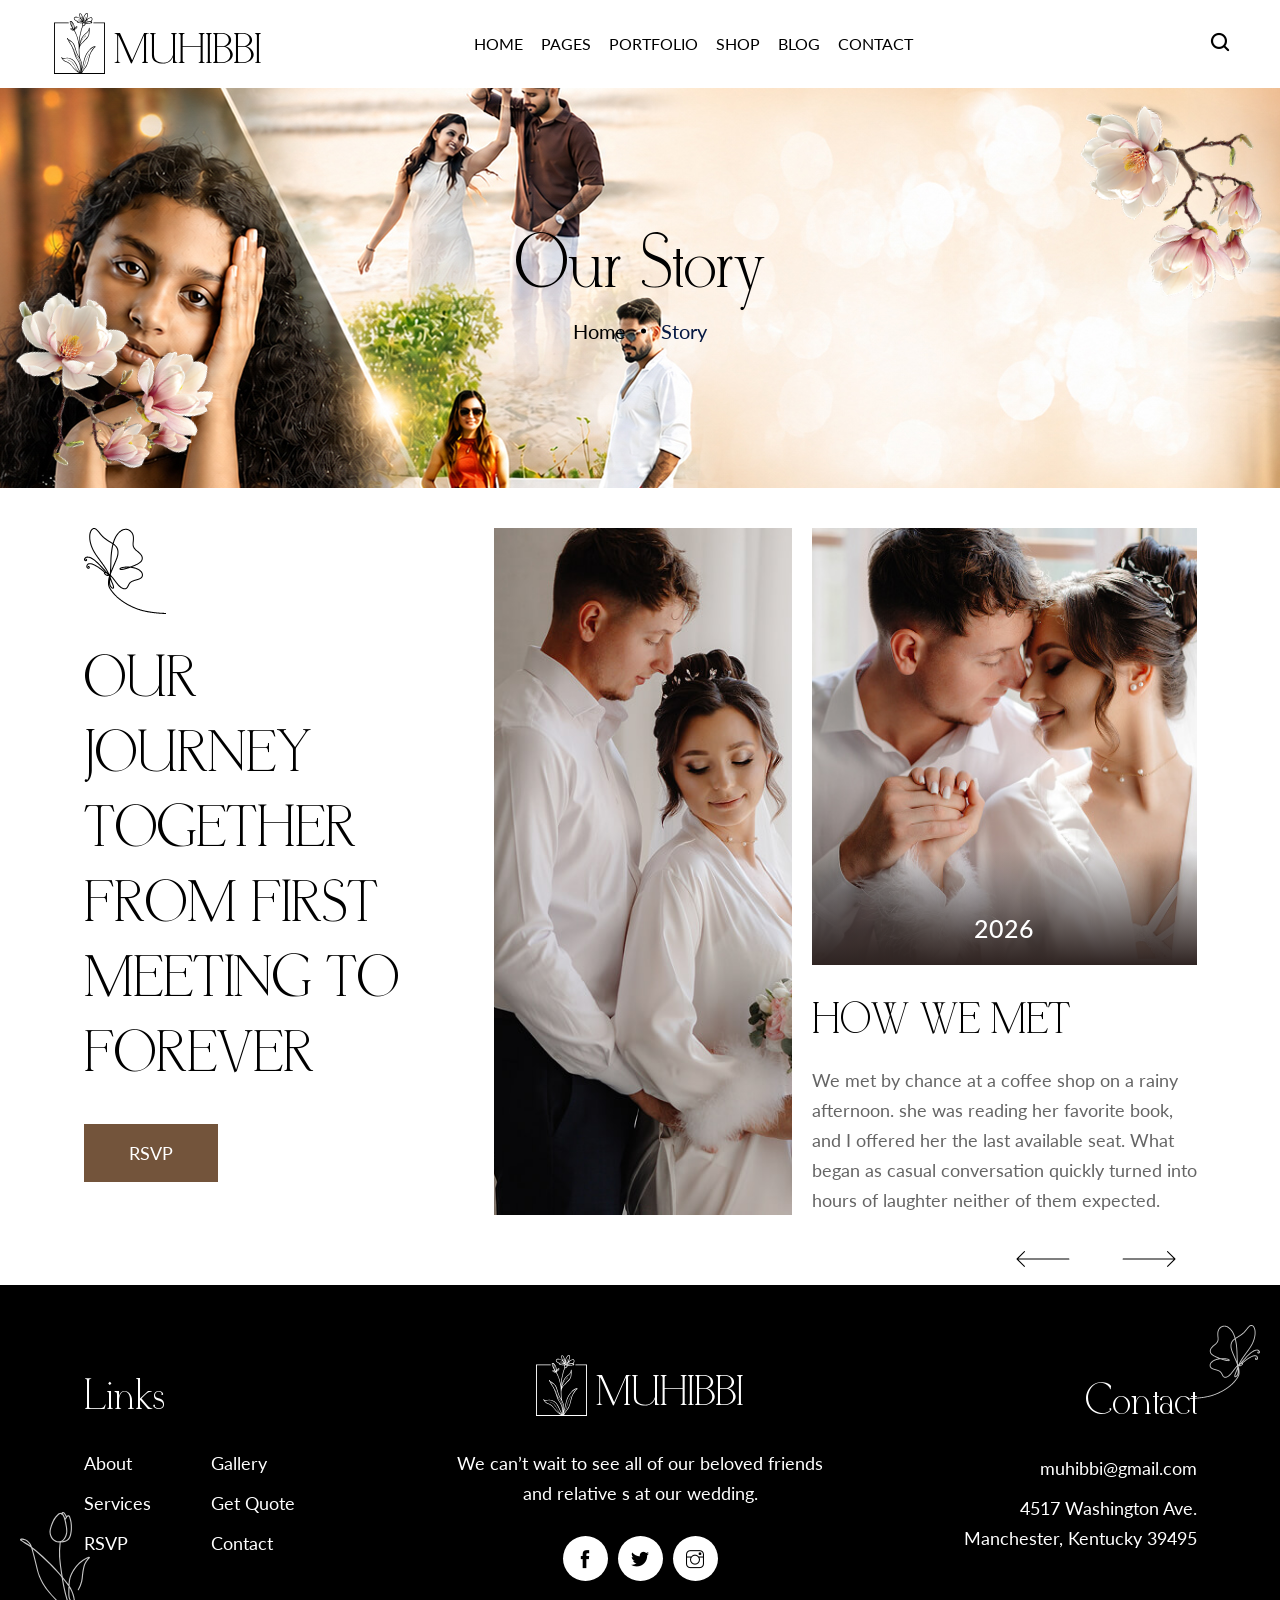
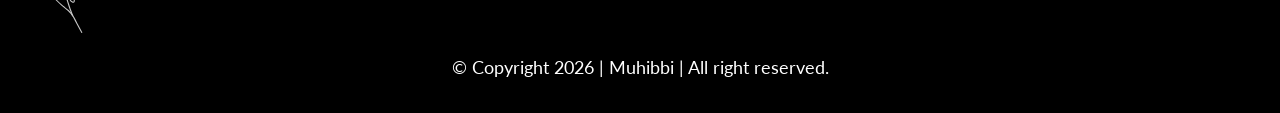
<file: story.html>
<!DOCTYPE html>
<html lang="en">


<!-- Mirrored from wpolive.com/html/muhibbi-live/story.html by HTTrack Website Copier/3.x [XR&CO'2014], Sat, 15 Aug 2026 07:51:47 GMT -->
<head>
    <meta charset="utf-8">
    <meta http-equiv="X-UA-Compatible" content="IE=edge">
    <meta name="viewport" content="width=device-width, initial-scale=1">
    <meta name="author" content="wpOceans">
    <link rel="shortcut icon" type="image/png" href="assets/images/favicon.png">
    <title>Muhibbi - Wedding & Wedding Planner HTML Template</title>
    <link href="assets/css/themify-icons.css" rel="stylesheet">
    <link href="assets/css/flaticon_muhibbi.css" rel="stylesheet">
    <link href="assets/css/bootstrap.min.css" rel="stylesheet">
    <link href="assets/css/animate.css" rel="stylesheet">
    <link href="assets/css/owl.carousel.css" rel="stylesheet">
    <link href="assets/css/owl.theme.css" rel="stylesheet">
    <link href="assets/css/slick.css" rel="stylesheet">
    <link href="assets/css/slick-theme.css" rel="stylesheet">
    <link href="assets/css/swiper.min.css" rel="stylesheet">
    <link href="assets/css/nice-select.css" rel="stylesheet">
    <link href="assets/css/owl.transitions.css" rel="stylesheet">
    <link href="assets/css/jquery.fancybox.css" rel="stylesheet">
    <link href="assets/css/odometer-theme-default.css" rel="stylesheet">
    <link href="assets/css/jquery-ui.css" rel="stylesheet">
    <link href="assets/sass/style.css" rel="stylesheet">
</head>

<body>

    <!-- start page-wrapper -->
    <div class="page-wrapper">
        <!-- start preloader -->
        <div class="preloader">
            <div class="vertical-centered-box">
                <div class="content">
                    <div class="loader-circle"></div>
                    <div class="loader-line-mask">
                        <div class="loader-line"></div>
                    </div>
                    <img src="assets/images/preloader.png" alt="">
                </div>
            </div>
        </div>
        <!-- end preloader -->

        <!-- Start header -->
        <header id="header">
            <div class="wpo-site-header header-style-s4">
                <nav class="navigation navbar navbar-expand-lg navbar-light">
                    <div class="container-fluid">
                        <div class="row align-items-center">
                            <div class="col-lg-3 col-md-3 col-3 d-lg-none dl-block">
                                <div class="mobile-menu">
                                    <button type="button" class="navbar-toggler open-btn">
                                        <span class="sr-only">Toggle navigation</span>
                                        <span class="icon-bar first-angle"></span>
                                        <span class="icon-bar middle-angle"></span>
                                        <span class="icon-bar last-angle"></span>
                                    </button>
                                </div>
                            </div>
                            <div class="col-lg-3 col-md-6 col-6">
                                <div class="navbar-header">
                                    <a class="navbar-brand" href="index.html"><img src="assets/images/logo-2.svg"
                                            alt=""></a>
                                </div>
                            </div>
                            <div class="col-lg-7 col-md-1 col-1">
                                <div id="navbar" class="site-navbar collapse navbar-collapse navigation-holder">
                                    <button class="menu-close"><i class="ti-close"></i></button>
                                    <ul class="nav navbar-nav mb-2 mb-lg-0">
                                        <li class="menu-item-has-children">
                                            <a href="#">Home</a>
                                            <ul class="sub-menu">
                                                <li><a href="index.html">Main Wedding Home</a></li>
                                                <li><a href="index-2.html">Announcement Home 1</a></li>
                                                <li><a href="index-3.html">Announcement Home 2</a></li>
                                                <li><a href="index-4.html">Announcement Home 3</a></li>
                                                <li><a href="index-5.html">Korean Wedding Home</a></li>
                                                <li><a href="index-6.html">African Wedding Home</a></li>
                                                <li><a href="index-7.html">Indo & Malay Wedding Home</a></li>
                                                <li><a href="index-8.html">Indian Wedding Home</a></li>
                                                <li><a href="index-9.html">Muslim Wedding Home(RTL)</a></li>
                                                <li><a href="index-10.html">Senior Wedding home</a></li>
                                                <li><a href="invitation.html">Wedding Invitation 1</a></li>
                                                <li><a href="invitation-2.html">Wedding Invitation 2</a>
                                                </li>
                                                <li class="menu-item-has-children">
                                                    <a href="#">Event Planner Homes</a>
                                                    <ul class="sub-menu">
                                                        <li><a href="index-11.html">Wedding Planner 1</a></li>
                                                        <li><a href="index-12.html">Wedding Planner 2</a></li>
                                                        <li><a href="index-13.html">Wedding Planner 3</a></li>
                                                    </ul>
                                                </li>
                                                <li class="menu-item-has-children">
                                                    <a href="#">Wedding Shop Homes</a>
                                                    <ul class="sub-menu">
                                                        <li><a href="shop-home.html">Wedding Bridal Shop</a></li>
                                                        <li><a href="shop-home-2.html">Wedding Flower Shop</a></li>
                                                        <li><a href="shop-home-3.html">Wedding Cake Shop</a></li>
                                                    </ul>
                                                </li>
                                            </ul>
                                        </li>
                                        <li class="menu-item-has-children">
                                            <a class="active" href="#">Pages</a>
                                            <ul class="sub-menu">
                                                <li><a href="about.html">About</a></li>
                                                <li class="menu-item-has-children">
                                                    <a class="active" href="#">Our Story</a>
                                                    <ul class="sub-menu">
                                                        <li><a class="active" href="story.html">Our Story Style 1</a>
                                                        </li>
                                                        <li><a href="story-2.html">Our Story Style 2</a></li>
                                                        <li><a href="story-3.html">Our Story Style 3</a></li>
                                                        <li><a href="story-4.html">Our Story Style 4</a></li>
                                                        <li><a href="story-5.html">Our Story Style 5</a></li>
                                                        <li><a href="story-6.html">Our Story Style 6</a></li>
                                                        <li><a href="story-7.html">Our Story Style 7</a></li>
                                                    </ul>
                                                </li>
                                                <li><a href="accomodation.html">Accomodation</a></li>
                                                <li class="menu-item-has-children">
                                                    <a href="#">RSVP</a>
                                                    <ul class="sub-menu">
                                                        <li><a href="rsvp.html">RSVP Style 1</a></li>
                                                        <li><a href="rsvp-2.html">RSVP Style 2</a></li>
                                                        <li><a href="rsvp-3.html">RSVP Style 3</a></li>
                                                        <li><a href="rsvp-4.html">RSVP Style 4</a></li>
                                                        <li><a href="rsvp-5.html">RSVP Style 5</a></li>
                                                        <li><a href="rsvp-6.html">RSVP Style 6</a></li>
                                                        <li><a href="rsvp-7.html">RSVP Style 7</a></li>
                                                        <li><a href="rsvp-8.html">RSVP Style 8</a></li>
                                                        <li><a href="rsvp-9.html">RSVP Style 9</a></li>
                                                    </ul>
                                                </li>
                                                <li class="menu-item-has-children">
                                                    <a href="#">Gallery</a>
                                                    <ul class="sub-menu">
                                                        <li><a href="gallery.html">Gallery Style 1</a></li>
                                                        <li><a href="gallery-2.html">Gallery Style 2</a></li>
                                                        <li><a href="gallery-3.html">Gallery Style 3</a></li>
                                                        <li><a href="gallery-4.html">Gallery Style 4</a></li>
                                                        <li><a href="gallery-5.html">Gallery Style 5</a></li>
                                                        <li><a href="gallery-6.html">Gallery Style 6</a></li>
                                                    </ul>
                                                </li>
                                                <li><a href="team.html">Planners</a></li>
                                                <li><a href="team-single.html">Planner Single</a></li>
                                                <li><a href="groom-bride.html">Brides & Grooms</a></li>
                                                <li class="menu-item-has-children">
                                                    <a href="#">Service</a>
                                                    <ul class="sub-menu">
                                                        <li><a href="service.html">Service Style 1</a></li>
                                                        <li><a href="service-2.html">Service Style 2</a></li>
                                                        <li><a href="service-3.html">Service Style 3</a></li>
                                                        <li><a href="service-single.html">Service Single</a></li>
                                                    </ul>
                                                </li>
                                                <li><a href="pricing.html">Pricing</a></li>
                                                <li class="menu-item-has-children">
                                                    <a href="#">Auth Pages</a>
                                                    <ul class="sub-menu">
                                                        <li><a href="login.html">Login</a>
                                                        </li>
                                                        <li><a href="register.html">Register</a></li>
                                                        <li><a href="forgot.html">Forgot Password</a></li>
                                                    </ul>
                                                </li>
                                                <li><a href="coming.html">Coming Soon</a></li>
                                                <li><a href="404.html">404 Error</a></li>
                                            </ul>
                                        </li>
                                        <li class="menu-item-has-children">
                                            <a href="#">Portfolio</a>
                                            <ul class="sub-menu">
                                                <li><a href="portfolio-grid.html">Portfolio Grid</a></li>
                                                <li><a href="portfolio-grid-s2.html">Portfolio Grid S2</a></li>
                                                <li><a href="portfolio-grid-s3.html">Portfolio Grid S3</a></li>
                                                <li><a href="portfolio-slide.html">Portfolio Slide</a></li>
                                                <li><a href="portfolio-slide-s2.html">Portfolio Slide S2</a></li>
                                                <li><a href="portfolio-masonary.html">Portfolio Masonary</a></li>
                                                <li><a href="portfolio-single.html">Portfolio Single</a></li>
                                            </ul>
                                        </li>
                                        <li class="menu-item-has-children">
                                            <a href="#">Shop</a>
                                            <ul class="sub-menu">
                                                <li><a href="shop.html">Shop</a></li>
                                                <li><a href="shop-single.html">Shop Single</a></li>
                                                <li><a href="cart.html">Cart</a></li>
                                                <li><a href="wishlist.html">Wishlist</a></li>
                                                <li><a href="checkout.html">Checkout</a></li>
                                            </ul>
                                        </li>
                                        <li class="menu-item-has-children">
                                            <a href="#">Blog</a>
                                            <ul class="sub-menu">
                                                <li><a href="blog.html">Blog right sidebar</a></li>
                                                <li><a href="blog-left-sidebar.html">Blog left sidebar</a></li>
                                                <li><a href="blog-fullwidth.html">Blog fullwidth</a></li>
                                                <li class="menu-item-has-children">
                                                    <a href="#">Blog details</a>
                                                    <ul class="sub-menu">
                                                        <li><a href="blog-single.html">Blog details right sidebar</a>
                                                        </li>
                                                        <li><a href="blog-single-left-sidebar.html">Blog details left
                                                                sidebar</a></li>
                                                        <li><a href="blog-single-fullwidth.html">Blog details
                                                                fullwidth</a></li>
                                                    </ul>
                                                </li>
                                            </ul>
                                        </li>
                                        <li><a href="contact.html">Contact</a></li>
                                    </ul>
                                </div><!-- end of nav-collapse -->
                            </div>
                            <div class="col-lg-2 col-md-2 col-2">
                                <div class="header-right">
                                    <div class="header-search-form-wrapper">
                                        <div class="cart-search-contact">
                                            <button class="search-toggle-btn"><i
                                                    class="fi flaticon-magnifying-glass"></i></button>
                                            <div class="header-search-form">
                                                <form>
                                                    <div>
                                                        <input type="text" class="form-control"
                                                            placeholder="Search here...">
                                                        <button type="submit"><i
                                                                class="fi flaticon-magnifying-glass"></i></button>
                                                    </div>
                                                </form>
                                            </div>
                                        </div>
                                    </div>
                                </div>
                            </div>
                        </div>
                    </div><!-- end of container -->
                </nav>
            </div>
        </header>
        <!-- end of header -->

        <!-- start page title -->
        <section class="wpo-page-title">
            <div class="container">
                <div class="row">
                    <div class="col col-xs-12">
                        <div class="wpo-breadcumb-wrap">
                            <h1>Our Story</h1>
                            <ol class="wpo-breadcumb-wrap">
                                <li><a href="index.html">Home</a></li>
                                <li>Story</li>
                            </ol>
                        </div>
                    </div>
                </div> <!-- end row -->
            </div>
            <div class="shape-1"><img src="assets/images/hero/flower-11.png" alt=""></div>
            <div class="shape-2"><img src="assets/images/hero/flower-12.png" alt=""></div>
        </section>
        <!-- end page title -->

        <!-- start story section -->
        <div class="wpo-story-section style-2 section-padding">
            <div class="container">
                <div class="wpo-story-wrap">
                    <div class="row">
                        <div class="col-lg-4 col-md-12 col-12">
                            <div class="wpo-section-title-s2">
                                <div class="section-image wow fadeInUp" data-wow-delay="0.1s">
                                    <img src="assets/images/section-title-icon-2.svg" alt="">
                                </div>
                                <h2 class="poort-text poort-in-right">Our Journey Together From First Meeting to Forever
                                </h2>
                                <div class="title-btn wow fadeInUp" data-wow-delay="0.1s">
                                    <a href="contact.html" class="theme-btn-s2">rsvp</a>
                                </div>
                            </div>
                        </div>
                        <div class="col-lg-8 col-md-12 col-12">
                            <div class="wpo-story-slider owl-carousel">
                                <div class="wpo-story-right wow fadeInUp" data-wow-delay="0.2s">
                                    <div class="left-image inner-image">
                                        <img src="assets/images/story/image-1.jpg" alt="">
                                    </div>
                                    <div class="story-item">
                                        <div class="right-image inner-image">
                                            <img src="assets/images/story/image-2.jpg" alt="">
                                            <div class="date">
                                                <span>2026</span>
                                            </div>
                                        </div>
                                        <div class="story-content">
                                            <h3>How We Met</h3>
                                            <p>We met by chance at a coffee shop on a rainy afternoon. she was reading
                                                her favorite book, and I offered her the last
                                                available seat. What began as casual conversation quickly turned into
                                                hours of laughter neither of them expected.</p>
                                        </div>
                                    </div>
                                </div>
                                <div class="wpo-story-right wow fadeInUp" data-wow-delay="0.2s">
                                    <div class="left-image inner-image">
                                        <img src="assets/images/story/image-3.jpg" alt="">
                                    </div>
                                    <div class="story-item">
                                        <div class="right-image inner-image">
                                            <img src="assets/images/story/image-4.jpg" alt="">
                                            <div class="date">
                                                <span>2026</span>
                                            </div>
                                        </div>
                                        <div class="story-content">
                                            <h3>Our First Date</h3>
                                            <p>Our story began on a rainy afternoon at a cozy coffee shop. She was
                                                reading her favorite book, and I asked to share the
                                                last seat. That simple moment turned into a warm conversation and
                                                unexpected laughter, marking the beginning of our
                                                connection.</p>
                                        </div>
                                    </div>
                                </div>
                            </div>
                        </div>
                    </div>
                </div>
            </div>
        </div>
        <!-- end story section -->

        <!-- start of footer section -->
        <footer class="wpo-site-footer">
            <div class="container">
                <div class="wpo-upper-footer">
                    <div class="row align-items-center">
                        <div class="col col-xl-3  col-lg-4 col-md-6 col-sm-12 col-12">
                            <div class="widget link-widget">
                                <div class="widget-title">
                                    <h2>Links</h2>
                                </div>
                                <div class="link-wrap">
                                    <ul>
                                        <li><a href="about.html">About</a></li>
                                        <li><a href="service.html">Services</a></li>
                                        <li><a href="rsvp.html">RSVP</a></li>
                                    </ul>
                                    <ul>
                                        <li><a href="gallery.html">Gallery</a></li>
                                        <li><a href="index.html">Get Quote</a></li>
                                        <li><a href="contact.html">Contact</a></li>
                                    </ul>
                                </div>
                            </div>
                        </div>
                        <div class="col col-xl-6 col-lg-4 col-md-6 col-sm-12 col-12">
                            <div class="widget about-widget">
                                <div class="logo widget-title">
                                    <a class="logo" href="index.html"><img src="assets/images/logo.svg" alt=""></a>
                                </div>
                                <p>We can’t wait to see all of our beloved friends
                                    and relative s at our wedding.</p>
                                <ul>
                                    <li>
                                        <a href="#">
                                            <i class="ti-facebook"></i>
                                        </a>
                                    </li>
                                    <li>
                                        <a href="#">
                                            <i class="ti-twitter-alt"></i>
                                        </a>
                                    </li>
                                    <li>
                                        <a href="#">
                                            <i class="ti-instagram"></i>
                                        </a>
                                    </li>
                                </ul>
                            </div>
                        </div>
                        <div class="col col-xl-3  col-lg-4 col-md-6 col-sm-12 col-12">
                            <div class="widget wpo-service-link-widget">
                                <div class="widget-title">
                                    <h2>Contact</h2>
                                </div>
                                <div class="link-widget">
                                    <ul>
                                        <li>muhibbi@gmail.com</li>
                                        <li>4517 Washington Ave. Manchester, Kentucky 39495</li>
                                    </ul>
                                </div>
                            </div>
                        </div>
                    </div>
                </div>
                <div class="wpo-lower-footer">
                    <div class="row">
                        <div class="col col-xs-12">
                            <p class="copyright"> &copy; Copyright 2026 | <a href="index.html">Muhibbi</a> | All right
                                reserved.</p>
                        </div>
                    </div>
                </div>
            </div>
            <div class="shape-1">
                <img src="assets/images/shape-1.svg" alt="">
            </div>
            <div class="shape-2">
                <img src="assets/images/shape-2.svg" alt="">
            </div>
        </footer>
        <!-- end of footer section -->

    </div>
    <!-- end of page-wrapper -->

    <!-- All JavaScript files
    ================================================== -->
    <script src="assets/js/jquery.min.js"></script>
    <script src="assets/js/bootstrap.bundle.min.js"></script>
    <!-- Plugins for this template -->
    <script src="assets/js/modernizr.custom.js"></script>
    <script src="assets/js/jquery-plugin-collection.js"></script>
    <!-- Custom script for this template -->
    <script src="assets/js/gsap-script.js"></script>
    <script src="assets/js/script.js"></script>
</body>


<!-- Mirrored from wpolive.com/html/muhibbi-live/story.html by HTTrack Website Copier/3.x [XR&CO'2014], Sat, 15 Aug 2026 07:51:47 GMT -->
</html>
</file>
<file: assets/css/themify-icons.css>
@font-face {
	font-family: 'themify';
	src:url('../fonts/themify9f24.eot?-fvbane');
	src:url('../fonts/themifyd41d.eot?#iefix-fvbane') format('embedded-opentype'),
		url('../fonts/themify9f24.woff?-fvbane') format('woff'),
		url('../fonts/themify9f24.ttf?-fvbane') format('truetype'),
		url('../fonts/themify9f24.svg?-fvbane#themify') format('svg');
	font-weight: normal;
	font-style: normal;
}

[class^="ti-"], [class*=" ti-"] {
	font-family: 'themify';
	speak: none;
	font-style: normal;
	font-weight: normal;
	font-variant: normal;
	text-transform: none;
	line-height: 1;

	/* Better Font Rendering =========== */
	-webkit-font-smoothing: antialiased;
	-moz-osx-font-smoothing: grayscale;
}

.ti-wand:before {
	content: "\e600";
}
.ti-volume:before {
	content: "\e601";
}
.ti-user:before {
	content: "\e602";
}
.ti-unlock:before {
	content: "\e603";
}
.ti-unlink:before {
	content: "\e604";
}
.ti-trash:before {
	content: "\e605";
}
.ti-thought:before {
	content: "\e606";
}
.ti-target:before {
	content: "\e607";
}
.ti-tag:before {
	content: "\e608";
}
.ti-tablet:before {
	content: "\e609";
}
.ti-star:before {
	content: "\e60a";
}
.ti-spray:before {
	content: "\e60b";
}
.ti-signal:before {
	content: "\e60c";
}
.ti-shopping-cart:before {
	content: "\e60d";
}
.ti-shopping-cart-full:before {
	content: "\e60e";
}
.ti-settings:before {
	content: "\e60f";
}
.ti-search:before {
	content: "\e610";
}
.ti-zoom-in:before {
	content: "\e611";
}
.ti-zoom-out:before {
	content: "\e612";
}
.ti-cut:before {
	content: "\e613";
}
.ti-ruler:before {
	content: "\e614";
}
.ti-ruler-pencil:before {
	content: "\e615";
}
.ti-ruler-alt:before {
	content: "\e616";
}
.ti-bookmark:before {
	content: "\e617";
}
.ti-bookmark-alt:before {
	content: "\e618";
}
.ti-reload:before {
	content: "\e619";
}
.ti-plus:before {
	content: "\e61a";
}
.ti-pin:before {
	content: "\e61b";
}
.ti-pencil:before {
	content: "\e61c";
}
.ti-pencil-alt:before {
	content: "\e61d";
}
.ti-paint-roller:before {
	content: "\e61e";
}
.ti-paint-bucket:before {
	content: "\e61f";
}
.ti-na:before {
	content: "\e620";
}
.ti-mobile:before {
	content: "\e621";
}
.ti-minus:before {
	content: "\e622";
}
.ti-medall:before {
	content: "\e623";
}
.ti-medall-alt:before {
	content: "\e624";
}
.ti-marker:before {
	content: "\e625";
}
.ti-marker-alt:before {
	content: "\e626";
}
.ti-arrow-up:before {
	content: "\e627";
}
.ti-arrow-right:before {
	content: "\e628";
}
.ti-arrow-left:before {
	content: "\e629";
}
.ti-arrow-down:before {
	content: "\e62a";
}
.ti-lock:before {
	content: "\e62b";
}
.ti-location-arrow:before {
	content: "\e62c";
}
.ti-link:before {
	content: "\e62d";
}
.ti-layout:before {
	content: "\e62e";
}
.ti-layers:before {
	content: "\e62f";
}
.ti-layers-alt:before {
	content: "\e630";
}
.ti-key:before {
	content: "\e631";
}
.ti-import:before {
	content: "\e632";
}
.ti-image:before {
	content: "\e633";
}
.ti-heart:before {
	content: "\e634";
}
.ti-heart-broken:before {
	content: "\e635";
}
.ti-hand-stop:before {
	content: "\e636";
}
.ti-hand-open:before {
	content: "\e637";
}
.ti-hand-drag:before {
	content: "\e638";
}
.ti-folder:before {
	content: "\e639";
}
.ti-flag:before {
	content: "\e63a";
}
.ti-flag-alt:before {
	content: "\e63b";
}
.ti-flag-alt-2:before {
	content: "\e63c";
}
.ti-eye:before {
	content: "\e63d";
}
.ti-export:before {
	content: "\e63e";
}
.ti-exchange-vertical:before {
	content: "\e63f";
}
.ti-desktop:before {
	content: "\e640";
}
.ti-cup:before {
	content: "\e641";
}
.ti-crown:before {
	content: "\e642";
}
.ti-comments:before {
	content: "\e643";
}
.ti-comment:before {
	content: "\e644";
}
.ti-comment-alt:before {
	content: "\e645";
}
.ti-close:before {
	content: "\e646";
}
.ti-clip:before {
	content: "\e647";
}
.ti-angle-up:before {
	content: "\e648";
}
.ti-angle-right:before {
	content: "\e649";
}
.ti-angle-left:before {
	content: "\e64a";
}
.ti-angle-down:before {
	content: "\e64b";
}
.ti-check:before {
	content: "\e64c";
}
.ti-check-box:before {
	content: "\e64d";
}
.ti-camera:before {
	content: "\e64e";
}
.ti-announcement:before {
	content: "\e64f";
}
.ti-brush:before {
	content: "\e650";
}
.ti-briefcase:before {
	content: "\e651";
}
.ti-bolt:before {
	content: "\e652";
}
.ti-bolt-alt:before {
	content: "\e653";
}
.ti-blackboard:before {
	content: "\e654";
}
.ti-bag:before {
	content: "\e655";
}
.ti-move:before {
	content: "\e656";
}
.ti-arrows-vertical:before {
	content: "\e657";
}
.ti-arrows-horizontal:before {
	content: "\e658";
}
.ti-fullscreen:before {
	content: "\e659";
}
.ti-arrow-top-right:before {
	content: "\e65a";
}
.ti-arrow-top-left:before {
	content: "\e65b";
}
.ti-arrow-circle-up:before {
	content: "\e65c";
}
.ti-arrow-circle-right:before {
	content: "\e65d";
}
.ti-arrow-circle-left:before {
	content: "\e65e";
}
.ti-arrow-circle-down:before {
	content: "\e65f";
}
.ti-angle-double-up:before {
	content: "\e660";
}
.ti-angle-double-right:before {
	content: "\e661";
}
.ti-angle-double-left:before {
	content: "\e662";
}
.ti-angle-double-down:before {
	content: "\e663";
}
.ti-zip:before {
	content: "\e664";
}
.ti-world:before {
	content: "\e665";
}
.ti-wheelchair:before {
	content: "\e666";
}
.ti-view-list:before {
	content: "\e667";
}
.ti-view-list-alt:before {
	content: "\e668";
}
.ti-view-grid:before {
	content: "\e669";
}
.ti-uppercase:before {
	content: "\e66a";
}
.ti-upload:before {
	content: "\e66b";
}
.ti-underline:before {
	content: "\e66c";
}
.ti-truck:before {
	content: "\e66d";
}
.ti-timer:before {
	content: "\e66e";
}
.ti-ticket:before {
	content: "\e66f";
}
.ti-thumb-up:before {
	content: "\e670";
}
.ti-thumb-down:before {
	content: "\e671";
}
.ti-text:before {
	content: "\e672";
}
.ti-stats-up:before {
	content: "\e673";
}
.ti-stats-down:before {
	content: "\e674";
}
.ti-split-v:before {
	content: "\e675";
}
.ti-split-h:before {
	content: "\e676";
}
.ti-smallcap:before {
	content: "\e677";
}
.ti-shine:before {
	content: "\e678";
}
.ti-shift-right:before {
	content: "\e679";
}
.ti-shift-left:before {
	content: "\e67a";
}
.ti-shield:before {
	content: "\e67b";
}
.ti-notepad:before {
	content: "\e67c";
}
.ti-server:before {
	content: "\e67d";
}
.ti-quote-right:before {
	content: "\e67e";
}
.ti-quote-left:before {
	content: "\e67f";
}
.ti-pulse:before {
	content: "\e680";
}
.ti-printer:before {
	content: "\e681";
}
.ti-power-off:before {
	content: "\e682";
}
.ti-plug:before {
	content: "\e683";
}
.ti-pie-chart:before {
	content: "\e684";
}
.ti-paragraph:before {
	content: "\e685";
}
.ti-panel:before {
	content: "\e686";
}
.ti-package:before {
	content: "\e687";
}
.ti-music:before {
	content: "\e688";
}
.ti-music-alt:before {
	content: "\e689";
}
.ti-mouse:before {
	content: "\e68a";
}
.ti-mouse-alt:before {
	content: "\e68b";
}
.ti-money:before {
	content: "\e68c";
}
.ti-microphone:before {
	content: "\e68d";
}
.ti-menu:before {
	content: "\e68e";
}
.ti-menu-alt:before {
	content: "\e68f";
}
.ti-map:before {
	content: "\e690";
}
.ti-map-alt:before {
	content: "\e691";
}
.ti-loop:before {
	content: "\e692";
}
.ti-location-pin:before {
	content: "\e693";
}
.ti-list:before {
	content: "\e694";
}
.ti-light-bulb:before {
	content: "\e695";
}
.ti-Italic:before {
	content: "\e696";
}
.ti-info:before {
	content: "\e697";
}
.ti-infinite:before {
	content: "\e698";
}
.ti-id-badge:before {
	content: "\e699";
}
.ti-hummer:before {
	content: "\e69a";
}
.ti-home:before {
	content: "\e69b";
}
.ti-help:before {
	content: "\e69c";
}
.ti-headphone:before {
	content: "\e69d";
}
.ti-harddrives:before {
	content: "\e69e";
}
.ti-harddrive:before {
	content: "\e69f";
}
.ti-gift:before {
	content: "\e6a0";
}
.ti-game:before {
	content: "\e6a1";
}
.ti-filter:before {
	content: "\e6a2";
}
.ti-files:before {
	content: "\e6a3";
}
.ti-file:before {
	content: "\e6a4";
}
.ti-eraser:before {
	content: "\e6a5";
}
.ti-envelope:before {
	content: "\e6a6";
}
.ti-download:before {
	content: "\e6a7";
}
.ti-direction:before {
	content: "\e6a8";
}
.ti-direction-alt:before {
	content: "\e6a9";
}
.ti-dashboard:before {
	content: "\e6aa";
}
.ti-control-stop:before {
	content: "\e6ab";
}
.ti-control-shuffle:before {
	content: "\e6ac";
}
.ti-control-play:before {
	content: "\e6ad";
}
.ti-control-pause:before {
	content: "\e6ae";
}
.ti-control-forward:before {
	content: "\e6af";
}
.ti-control-backward:before {
	content: "\e6b0";
}
.ti-cloud:before {
	content: "\e6b1";
}
.ti-cloud-up:before {
	content: "\e6b2";
}
.ti-cloud-down:before {
	content: "\e6b3";
}
.ti-clipboard:before {
	content: "\e6b4";
}
.ti-car:before {
	content: "\e6b5";
}
.ti-calendar:before {
	content: "\e6b6";
}
.ti-book:before {
	content: "\e6b7";
}
.ti-bell:before {
	content: "\e6b8";
}
.ti-basketball:before {
	content: "\e6b9";
}
.ti-bar-chart:before {
	content: "\e6ba";
}
.ti-bar-chart-alt:before {
	content: "\e6bb";
}
.ti-back-right:before {
	content: "\e6bc";
}
.ti-back-left:before {
	content: "\e6bd";
}
.ti-arrows-corner:before {
	content: "\e6be";
}
.ti-archive:before {
	content: "\e6bf";
}
.ti-anchor:before {
	content: "\e6c0";
}
.ti-align-right:before {
	content: "\e6c1";
}
.ti-align-left:before {
	content: "\e6c2";
}
.ti-align-justify:before {
	content: "\e6c3";
}
.ti-align-center:before {
	content: "\e6c4";
}
.ti-alert:before {
	content: "\e6c5";
}
.ti-alarm-clock:before {
	content: "\e6c6";
}
.ti-agenda:before {
	content: "\e6c7";
}
.ti-write:before {
	content: "\e6c8";
}
.ti-window:before {
	content: "\e6c9";
}
.ti-widgetized:before {
	content: "\e6ca";
}
.ti-widget:before {
	content: "\e6cb";
}
.ti-widget-alt:before {
	content: "\e6cc";
}
.ti-wallet:before {
	content: "\e6cd";
}
.ti-video-clapper:before {
	content: "\e6ce";
}
.ti-video-camera:before {
	content: "\e6cf";
}
.ti-vector:before {
	content: "\e6d0";
}
.ti-themify-logo:before {
	content: "\e6d1";
}
.ti-themify-favicon:before {
	content: "\e6d2";
}
.ti-themify-favicon-alt:before {
	content: "\e6d3";
}
.ti-support:before {
	content: "\e6d4";
}
.ti-stamp:before {
	content: "\e6d5";
}
.ti-split-v-alt:before {
	content: "\e6d6";
}
.ti-slice:before {
	content: "\e6d7";
}
.ti-shortcode:before {
	content: "\e6d8";
}
.ti-shift-right-alt:before {
	content: "\e6d9";
}
.ti-shift-left-alt:before {
	content: "\e6da";
}
.ti-ruler-alt-2:before {
	content: "\e6db";
}
.ti-receipt:before {
	content: "\e6dc";
}
.ti-pin2:before {
	content: "\e6dd";
}
.ti-pin-alt:before {
	content: "\e6de";
}
.ti-pencil-alt2:before {
	content: "\e6df";
}
.ti-palette:before {
	content: "\e6e0";
}
.ti-more:before {
	content: "\e6e1";
}
.ti-more-alt:before {
	content: "\e6e2";
}
.ti-microphone-alt:before {
	content: "\e6e3";
}
.ti-magnet:before {
	content: "\e6e4";
}
.ti-line-double:before {
	content: "\e6e5";
}
.ti-line-dotted:before {
	content: "\e6e6";
}
.ti-line-dashed:before {
	content: "\e6e7";
}
.ti-layout-width-full:before {
	content: "\e6e8";
}
.ti-layout-width-default:before {
	content: "\e6e9";
}
.ti-layout-width-default-alt:before {
	content: "\e6ea";
}
.ti-layout-tab:before {
	content: "\e6eb";
}
.ti-layout-tab-window:before {
	content: "\e6ec";
}
.ti-layout-tab-v:before {
	content: "\e6ed";
}
.ti-layout-tab-min:before {
	content: "\e6ee";
}
.ti-layout-slider:before {
	content: "\e6ef";
}
.ti-layout-slider-alt:before {
	content: "\e6f0";
}
.ti-layout-sidebar-right:before {
	content: "\e6f1";
}
.ti-layout-sidebar-none:before {
	content: "\e6f2";
}
.ti-layout-sidebar-left:before {
	content: "\e6f3";
}
.ti-layout-placeholder:before {
	content: "\e6f4";
}
.ti-layout-menu:before {
	content: "\e6f5";
}
.ti-layout-menu-v:before {
	content: "\e6f6";
}
.ti-layout-menu-separated:before {
	content: "\e6f7";
}
.ti-layout-menu-full:before {
	content: "\e6f8";
}
.ti-layout-media-right-alt:before {
	content: "\e6f9";
}
.ti-layout-media-right:before {
	content: "\e6fa";
}
.ti-layout-media-overlay:before {
	content: "\e6fb";
}
.ti-layout-media-overlay-alt:before {
	content: "\e6fc";
}
.ti-layout-media-overlay-alt-2:before {
	content: "\e6fd";
}
.ti-layout-media-left-alt:before {
	content: "\e6fe";
}
.ti-layout-media-left:before {
	content: "\e6ff";
}
.ti-layout-media-center-alt:before {
	content: "\e700";
}
.ti-layout-media-center:before {
	content: "\e701";
}
.ti-layout-list-thumb:before {
	content: "\e702";
}
.ti-layout-list-thumb-alt:before {
	content: "\e703";
}
.ti-layout-list-post:before {
	content: "\e704";
}
.ti-layout-list-large-image:before {
	content: "\e705";
}
.ti-layout-line-solid:before {
	content: "\e706";
}
.ti-layout-grid4:before {
	content: "\e707";
}
.ti-layout-grid3:before {
	content: "\e708";
}
.ti-layout-grid2:before {
	content: "\e709";
}
.ti-layout-grid2-thumb:before {
	content: "\e70a";
}
.ti-layout-cta-right:before {
	content: "\e70b";
}
.ti-layout-cta-left:before {
	content: "\e70c";
}
.ti-layout-cta-center:before {
	content: "\e70d";
}
.ti-layout-cta-btn-right:before {
	content: "\e70e";
}
.ti-layout-cta-btn-left:before {
	content: "\e70f";
}
.ti-layout-column4:before {
	content: "\e710";
}
.ti-layout-column3:before {
	content: "\e711";
}
.ti-layout-column2:before {
	content: "\e712";
}
.ti-layout-accordion-separated:before {
	content: "\e713";
}
.ti-layout-accordion-merged:before {
	content: "\e714";
}
.ti-layout-accordion-list:before {
	content: "\e715";
}
.ti-ink-pen:before {
	content: "\e716";
}
.ti-info-alt:before {
	content: "\e717";
}
.ti-help-alt:before {
	content: "\e718";
}
.ti-headphone-alt:before {
	content: "\e719";
}
.ti-hand-point-up:before {
	content: "\e71a";
}
.ti-hand-point-right:before {
	content: "\e71b";
}
.ti-hand-point-left:before {
	content: "\e71c";
}
.ti-hand-point-down:before {
	content: "\e71d";
}
.ti-gallery:before {
	content: "\e71e";
}
.ti-face-smile:before {
	content: "\e71f";
}
.ti-face-sad:before {
	content: "\e720";
}
.ti-credit-card:before {
	content: "\e721";
}
.ti-control-skip-forward:before {
	content: "\e722";
}
.ti-control-skip-backward:before {
	content: "\e723";
}
.ti-control-record:before {
	content: "\e724";
}
.ti-control-eject:before {
	content: "\e725";
}
.ti-comments-smiley:before {
	content: "\e726";
}
.ti-brush-alt:before {
	content: "\e727";
}
.ti-youtube:before {
	content: "\e728";
}
.ti-vimeo:before {
	content: "\e729";
}
.ti-twitter:before {
	content: "\e72a";
}
.ti-time:before {
	content: "\e72b";
}
.ti-tumblr:before {
	content: "\e72c";
}
.ti-skype:before {
	content: "\e72d";
}
.ti-share:before {
	content: "\e72e";
}
.ti-share-alt:before {
	content: "\e72f";
}
.ti-rocket:before {
	content: "\e730";
}
.ti-pinterest:before {
	content: "\e731";
}
.ti-new-window:before {
	content: "\e732";
}
.ti-microsoft:before {
	content: "\e733";
}
.ti-list-ol:before {
	content: "\e734";
}
.ti-linkedin:before {
	content: "\e735";
}
.ti-layout-sidebar-2:before {
	content: "\e736";
}
.ti-layout-grid4-alt:before {
	content: "\e737";
}
.ti-layout-grid3-alt:before {
	content: "\e738";
}
.ti-layout-grid2-alt:before {
	content: "\e739";
}
.ti-layout-column4-alt:before {
	content: "\e73a";
}
.ti-layout-column3-alt:before {
	content: "\e73b";
}
.ti-layout-column2-alt:before {
	content: "\e73c";
}
.ti-instagram:before {
	content: "\e73d";
}
.ti-google:before {
	content: "\e73e";
}
.ti-github:before {
	content: "\e73f";
}
.ti-flickr:before {
	content: "\e740";
}
.ti-facebook:before {
	content: "\e741";
}
.ti-dropbox:before {
	content: "\e742";
}
.ti-dribbble:before {
	content: "\e743";
}
.ti-apple:before {
	content: "\e744";
}
.ti-android:before {
	content: "\e745";
}
.ti-save:before {
	content: "\e746";
}
.ti-save-alt:before {
	content: "\e747";
}
.ti-yahoo:before {
	content: "\e748";
}
.ti-wordpress:before {
	content: "\e749";
}
.ti-vimeo-alt:before {
	content: "\e74a";
}
.ti-twitter-alt:before {
	content: "\e74b";
}
.ti-tumblr-alt:before {
	content: "\e74c";
}
.ti-trello:before {
	content: "\e74d";
}
.ti-stack-overflow:before {
	content: "\e74e";
}
.ti-soundcloud:before {
	content: "\e74f";
}
.ti-sharethis:before {
	content: "\e750";
}
.ti-sharethis-alt:before {
	content: "\e751";
}
.ti-reddit:before {
	content: "\e752";
}
.ti-pinterest-alt:before {
	content: "\e753";
}
.ti-microsoft-alt:before {
	content: "\e754";
}
.ti-linux:before {
	content: "\e755";
}
.ti-jsfiddle:before {
	content: "\e756";
}
.ti-joomla:before {
	content: "\e757";
}
.ti-html5:before {
	content: "\e758";
}
.ti-flickr-alt:before {
	content: "\e759";
}
.ti-email:before {
	content: "\e75a";
}
.ti-drupal:before {
	content: "\e75b";
}
.ti-dropbox-alt:before {
	content: "\e75c";
}
.ti-css3:before {
	content: "\e75d";
}
.ti-rss:before {
	content: "\e75e";
}
.ti-rss-alt:before {
	content: "\e75f";
}
</file>
<file: assets/css/flaticon_muhibbi.css>
/*!
*    ______ _       _   _
*    |  ____| |     | | (_)
*    | |__  | | __ _| |_ _  ___ ___  _ __
*    |  __| | |/ _` | __| |/ __/ _ \| '_ \
*    | |    | | (_| | |_| | (_| (_) | | | |
*    |_|    |_|\__,_|\__|_|\___\___/|_| |_|
*
*         https://www.flaticon.com
*/

@font-face {
    font-family: "flaticon_muhibbi";
    src:
        url("../fonts/flaticon_muhibbid573.woff2?da7a82cff604fd63ae68b8c4403f4517") format("woff2"),
        url("../fonts/flaticon_muhibbid573.woff?da7a82cff604fd63ae68b8c4403f4517") format("woff"),
        url("../fonts/flaticon_muhibbid573.eot?da7a82cff604fd63ae68b8c4403f4517#iefix") format("embedded-opentype"),
        url("../fonts/flaticon_muhibbid573.ttf?da7a82cff604fd63ae68b8c4403f4517") format("truetype"),
        url("../fonts/flaticon_muhibbid573.svg?da7a82cff604fd63ae68b8c4403f4517#flaticon_muhibbi") format("svg");
}

i[class^="flaticon-"]:before,
i[class*=" flaticon-"]:before {
    font-family: flaticon_muhibbi !important;
    font-style: normal;
    font-weight: normal !important;
    font-variant: normal;
    text-transform: none;
    -webkit-font-smoothing: antialiased;
    -moz-osx-font-smoothing: grayscale;
}

.flaticon-email:before {
    content: "\f101";
}
.flaticon-phone:before {
    content: "\f102";
}
.flaticon-facebook-app-symbol:before {
    content: "\f103";
}
.flaticon-twitter:before {
    content: "\f104";
}
.flaticon-linkedin:before {
    content: "\f105";
}
.flaticon-vimeo:before {
    content: "\f106";
}
.flaticon-clock:before {
    content: "\f107";
}
.flaticon-mail:before {
    content: "\f108";
}
.flaticon-phone-1:before {
    content: "\f109";
}
.flaticon-magnifying-glass:before {
    content: "\f10a";
}
.flaticon-bag:before {
    content: "\f10b";
}
.flaticon-arrow:before {
    content: "\f10c";
}
.flaticon-right-arrow:before {
    content: "\f10d";
}
.flaticon-phone-call:before {
    content: "\f10e";
}
.flaticon-tap:before {
    content: "\f10f";
}
.flaticon-handshake:before {
    content: "\f110";
}
.flaticon-gift:before {
    content: "\f111";
}
.flaticon-fund:before {
    content: "\f112";
}
.flaticon-first-aid-kit:before {
    content: "\f113";
}
.flaticon-charity:before {
    content: "\f114";
}
.flaticon-cardiogram:before {
    content: "\f115";
}
.flaticon-gift-box:before {
    content: "\f116";
}
.flaticon-play:before {
    content: "\f117";
}
.flaticon-arrow-up:before {
    content: "\f118";
}
.flaticon-shield:before {
    content: "\f119";
}
.flaticon-order:before {
    content: "\f11a";
}
.flaticon-return-box:before {
    content: "\f11b";
}
.flaticon-delivery-truck:before {
    content: "\f11c";
}
.flaticon-camera:before {
    content: "\f11d";
}
.flaticon-youtube:before {
    content: "\f11e";
}
.flaticon-pinterest:before {
    content: "\f11f";
}
.flaticon-next:before {
    content: "\f120";
}
.flaticon-shopping-cart:before {
    content: "\f121";
}
.flaticon-tablet:before {
    content: "\f122";
}
.flaticon-right-arrow-1:before {
    content: "\f123";
}
.flaticon-left-arrow:before {
    content: "\f124";
}
.flaticon-graduation-cap:before {
    content: "\f125";
}
.flaticon-checklist:before {
    content: "\f126";
}
.flaticon-medal:before {
    content: "\f127";
}
.flaticon-check:before {
    content: "\f128";
}
.flaticon-share:before {
    content: "\f129";
}
.flaticon-double-quotes:before {
    content: "\f12a";
}
.flaticon-star:before {
    content: "\f12b";
}
.flaticon-heart:before {
    content: "\f12c";
}
.flaticon-user:before {
    content: "\f12d";
}
.flaticon-chat:before {
    content: "\f12e";
}
.flaticon-menu:before {
    content: "\f12f";
}
.flaticon-maps-and-flags:before {
    content: "\f130";
}
.flaticon-pawprint:before {
    content: "\f131";
}
.flaticon-dog:before {
    content: "\f132";
}
.flaticon-cat-bath:before {
    content: "\f133";
}
.flaticon-donation:before {
    content: "\f134";
}
.flaticon-global-distribution:before {
    content: "\f135";
}
.flaticon-time-left:before {
    content: "\f136";
}
.flaticon-right-arrow-2:before {
    content: "\f137";
}
.flaticon-calendar:before {
    content: "\f138";
}
.flaticon-home-address:before {
    content: "\f139";
}
.flaticon-mail-1:before {
    content: "\f13a";
}
.flaticon-edit:before {
    content: "\f13b";
}
</file>
<file: assets/css/nice-select.css>
.nice-select {
  -webkit-tap-highlight-color: transparent;
  background-color: #fff;
  border-radius: 5px;
  border: solid 1px #e8e8e8;
  box-sizing: border-box;
  clear: both;
  cursor: pointer;
  display: block;
  float: left;
  font-family: inherit;
  font-size: 15px;
  font-weight: normal;
  height: 42px;
  line-height: 40px;
  outline: none;
  padding-left: 18px;
  padding-right: 30px;
  position: relative;
  text-align: left;
  -webkit-transition: all 0.2s ease-in-out;
  transition: all 0.2s ease-in-out;
  -webkit-user-select: none;
     -moz-user-select: none;
      -ms-user-select: none;
          user-select: none;
  white-space: nowrap;
  width: auto; }
  .nice-select:hover {
    border-color: #dbdbdb; }
  .nice-select:active, .nice-select.open, .nice-select:focus {
    border-color: #333; }
  .nice-select:after {
    border-bottom: 2px solid #333;
    border-right: 2px solid #333;
    content: '';
    display: block;
    height: 5px;
    margin-top: -4px;
    pointer-events: none;
    position: absolute;
    right: 12px;
    top: 50%;
    -webkit-transform-origin: 66% 66%;
        -ms-transform-origin: 66% 66%;
            transform-origin: 66% 66%;
    -webkit-transform: rotate(45deg);
        -ms-transform: rotate(45deg);
            transform: rotate(45deg);
    -webkit-transition: all 0.15s ease-in-out;
    transition: all 0.15s ease-in-out;
    width: 5px; }
  .nice-select.open:after {
    -webkit-transform: rotate(-135deg);
        -ms-transform: rotate(-135deg);
            transform: rotate(-135deg); }
  .nice-select.open .list {
    opacity: 1;
    pointer-events: auto;
    -webkit-transform: scale(1) translateY(0);
        -ms-transform: scale(1) translateY(0);
            transform: scale(1) translateY(0); }
  .nice-select.disabled {
    border-color: #ededed;
    color: #999;
    pointer-events: none; }
    .nice-select.disabled:after {
      border-color: #cccccc; }
  .nice-select.wide {
    width: 100%; }
    .nice-select.wide .list {
      left: 0;
      right: 0; }
  .nice-select.right {
    float: right; }
    .nice-select.right .list {
      left: auto;
      right: 0; }
  .nice-select.small {
    font-size: 12px;
    height: 36px;
    line-height: 34px;}
    .nice-select.small:after {
      height: 4px;
      width: 4px; }
    .nice-select.small .option {
      line-height: 34px;
      min-height: 34px;}
  .nice-select .list {
    background-color: #fff;
    border-radius: 5px;
    box-shadow: 0 0 0 1px rgba(68, 68, 68, 0.11);
    box-sizing: border-box;
    margin-top: 4px;
    opacity: 0;
    overflow: hidden;
    padding: 0;
    pointer-events: none;
    position: absolute;
    top: 100%;
    left: 0;
    -webkit-transform-origin: 50% 0;
        -ms-transform-origin: 50% 0;
            transform-origin: 50% 0;
    -webkit-transform: scale(0.75) translateY(-21px);
        -ms-transform: scale(0.75) translateY(-21px);
            transform: scale(0.75) translateY(-21px);
    -webkit-transition: all 0.2s cubic-bezier(0.5, 0, 0, 1.25), opacity 0.15s ease-out;
    transition: all 0.2s cubic-bezier(0.5, 0, 0, 1.25), opacity 0.15s ease-out;
    z-index: 9; }
    .nice-select .list:hover .option:not(:hover) {
      background-color: transparent;}
  .nice-select .option {
    cursor: pointer;
    font-weight: 400;
    line-height: 40px;
    list-style: none;
    min-height: 40px;
    outline: none;
    padding-left: 18px;
    padding-right: 29px;
    text-align: left;
    -webkit-transition: all 0.2s;
    transition: all 0.2s; }
    .nice-select .option:hover, .nice-select .option.focus, .nice-select .option.selected.focus {
      background-color: #f6f6f6; }
    .nice-select .option.selected {
      font-weight: bold; }
    .nice-select .option.disabled {
      background-color: transparent;
      color: #999;
      cursor: default; }

.no-csspointerevents .nice-select .list {
  display: none; }

.no-csspointerevents .nice-select.open .list {
  display: block; }
</file>
<file: assets/css/odometer-theme-default.css>
.odometer.odometer-auto-theme, .odometer.odometer-theme-default {
  display: inline-block;
  vertical-align: middle;
  *vertical-align: auto;
  *zoom: 1;
  *display: inline;
  position: relative;
}
.odometer.odometer-auto-theme .odometer-digit, .odometer.odometer-theme-default .odometer-digit {
  display: inline-block;
  vertical-align: middle;
  *vertical-align: auto;
  *zoom: 1;
  *display: inline;
  position: relative;
}
.odometer.odometer-auto-theme .odometer-digit .odometer-digit-spacer, .odometer.odometer-theme-default .odometer-digit .odometer-digit-spacer {
  display: inline-block;
  vertical-align: middle;
  *vertical-align: auto;
  *zoom: 1;
  *display: inline;
  visibility: hidden;
}
.odometer.odometer-auto-theme .odometer-digit .odometer-digit-inner, .odometer.odometer-theme-default .odometer-digit .odometer-digit-inner {
  text-align: left;
  display: block;
  position: absolute;
  top: 0;
  left: 0;
  right: 0;
  bottom: 0;
  overflow: hidden;
}
.odometer.odometer-auto-theme .odometer-digit .odometer-ribbon, .odometer.odometer-theme-default .odometer-digit .odometer-ribbon {
  display: block;
}
.odometer.odometer-auto-theme .odometer-digit .odometer-ribbon-inner, .odometer.odometer-theme-default .odometer-digit .odometer-ribbon-inner {
  display: block;
  -webkit-backface-visibility: hidden;
}
.odometer.odometer-auto-theme .odometer-digit .odometer-value, .odometer.odometer-theme-default .odometer-digit .odometer-value {
  display: block;
  -webkit-transform: translateZ(0);
}
.odometer.odometer-auto-theme .odometer-digit .odometer-value.odometer-last-value, .odometer.odometer-theme-default .odometer-digit .odometer-value.odometer-last-value {
  position: absolute;
}
.odometer.odometer-auto-theme.odometer-animating-up .odometer-ribbon-inner, .odometer.odometer-theme-default.odometer-animating-up .odometer-ribbon-inner {
  -webkit-transition: -webkit-transform 2s;
  -moz-transition: -moz-transform 2s;
  -ms-transition: -ms-transform 2s;
  -o-transition: -o-transform 2s;
  transition: transform 2s;
}
.odometer.odometer-auto-theme.odometer-animating-up.odometer-animating .odometer-ribbon-inner, .odometer.odometer-theme-default.odometer-animating-up.odometer-animating .odometer-ribbon-inner {
  -webkit-transform: translateY(-100%);
  -moz-transform: translateY(-100%);
  -ms-transform: translateY(-100%);
  -o-transform: translateY(-100%);
  transform: translateY(-100%);
}
.odometer.odometer-auto-theme.odometer-animating-down .odometer-ribbon-inner, .odometer.odometer-theme-default.odometer-animating-down .odometer-ribbon-inner {
  -webkit-transform: translateY(-100%);
  -moz-transform: translateY(-100%);
  -ms-transform: translateY(-100%);
  -o-transform: translateY(-100%);
  transform: translateY(-100%);
}
.odometer.odometer-auto-theme.odometer-animating-down.odometer-animating .odometer-ribbon-inner, .odometer.odometer-theme-default.odometer-animating-down.odometer-animating .odometer-ribbon-inner {
  -webkit-transition: -webkit-transform 2s;
  -moz-transition: -moz-transform 2s;
  -ms-transition: -ms-transform 2s;
  -o-transition: -o-transform 2s;
  transition: transform 2s;
  -webkit-transform: translateY(0);
  -moz-transform: translateY(0);
  -ms-transform: translateY(0);
  -o-transform: translateY(0);
  transform: translateY(0);
}

.odometer.odometer-auto-theme, .odometer.odometer-theme-default {
  font-family: "Helvetica Neue", sans-serif;
  line-height: 1.1em;
}
.odometer.odometer-auto-theme .odometer-value, .odometer.odometer-theme-default .odometer-value {
  text-align: center;
}
</file>
